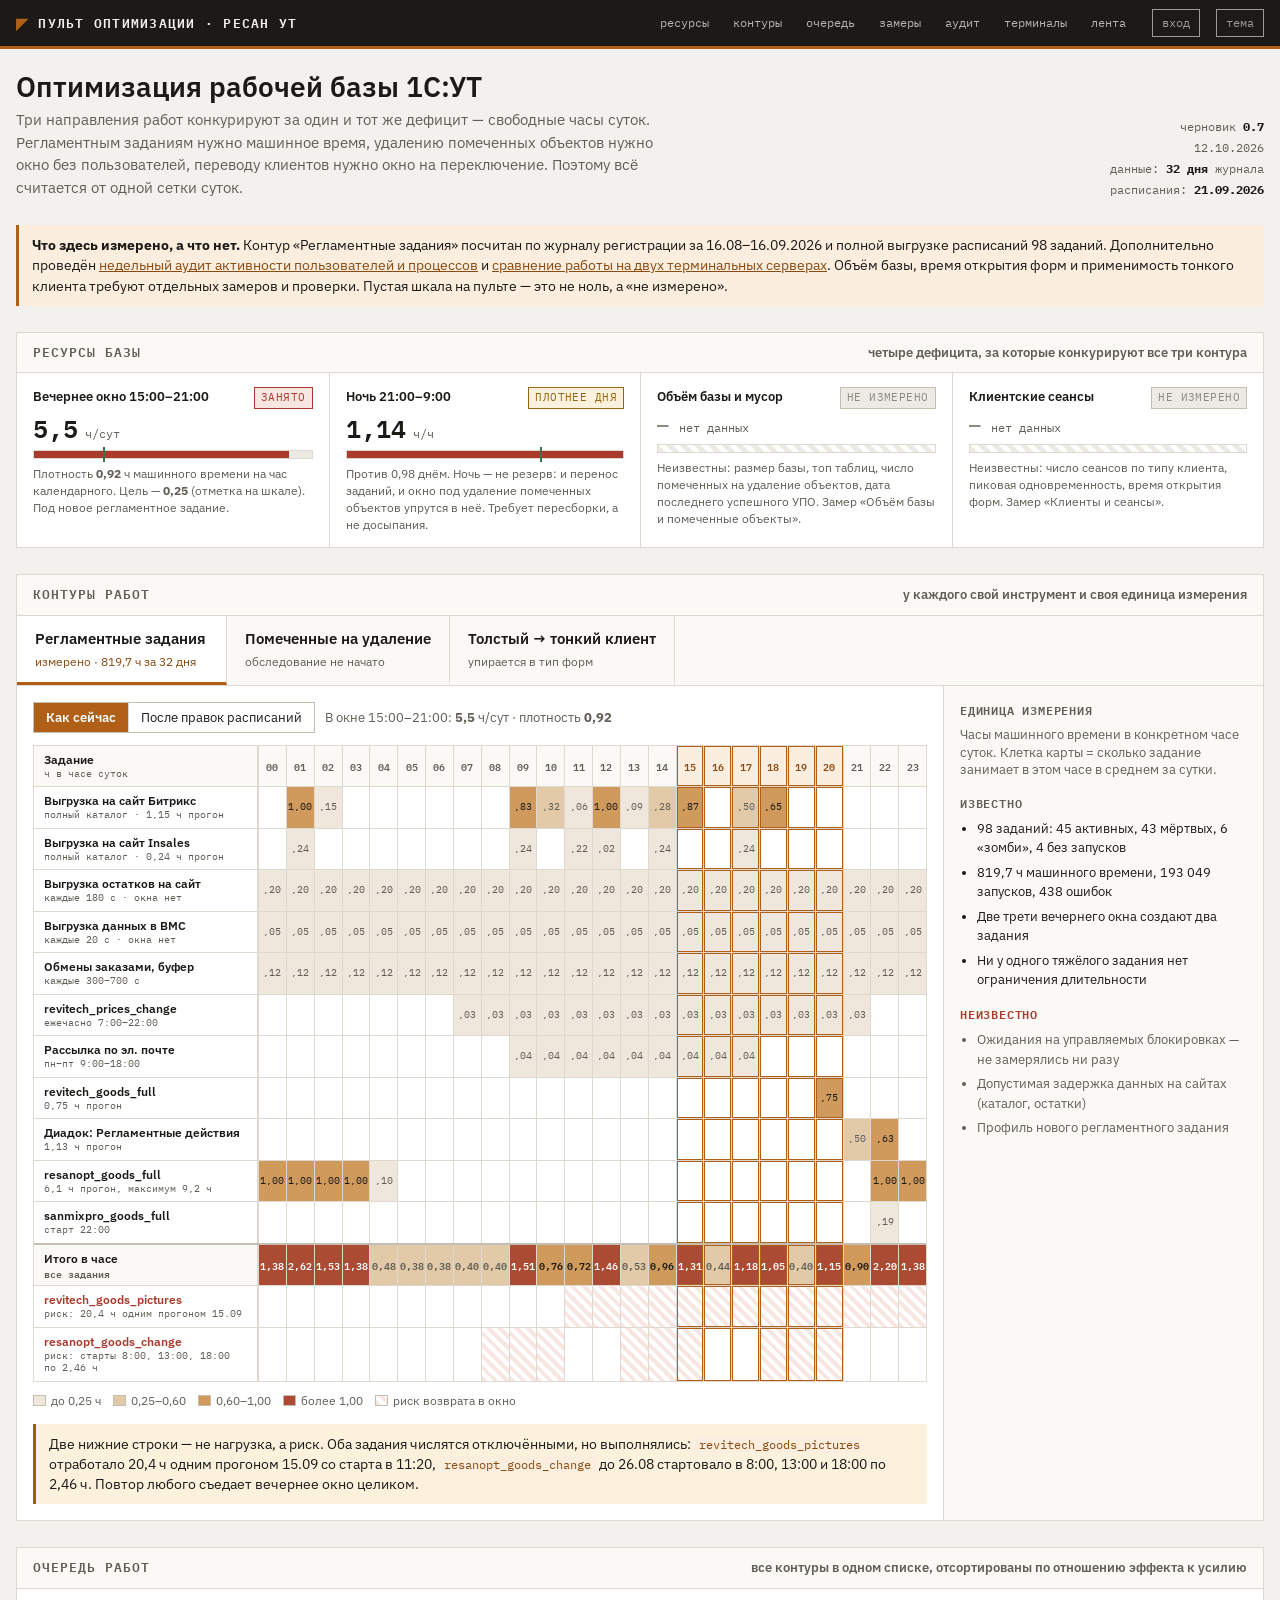
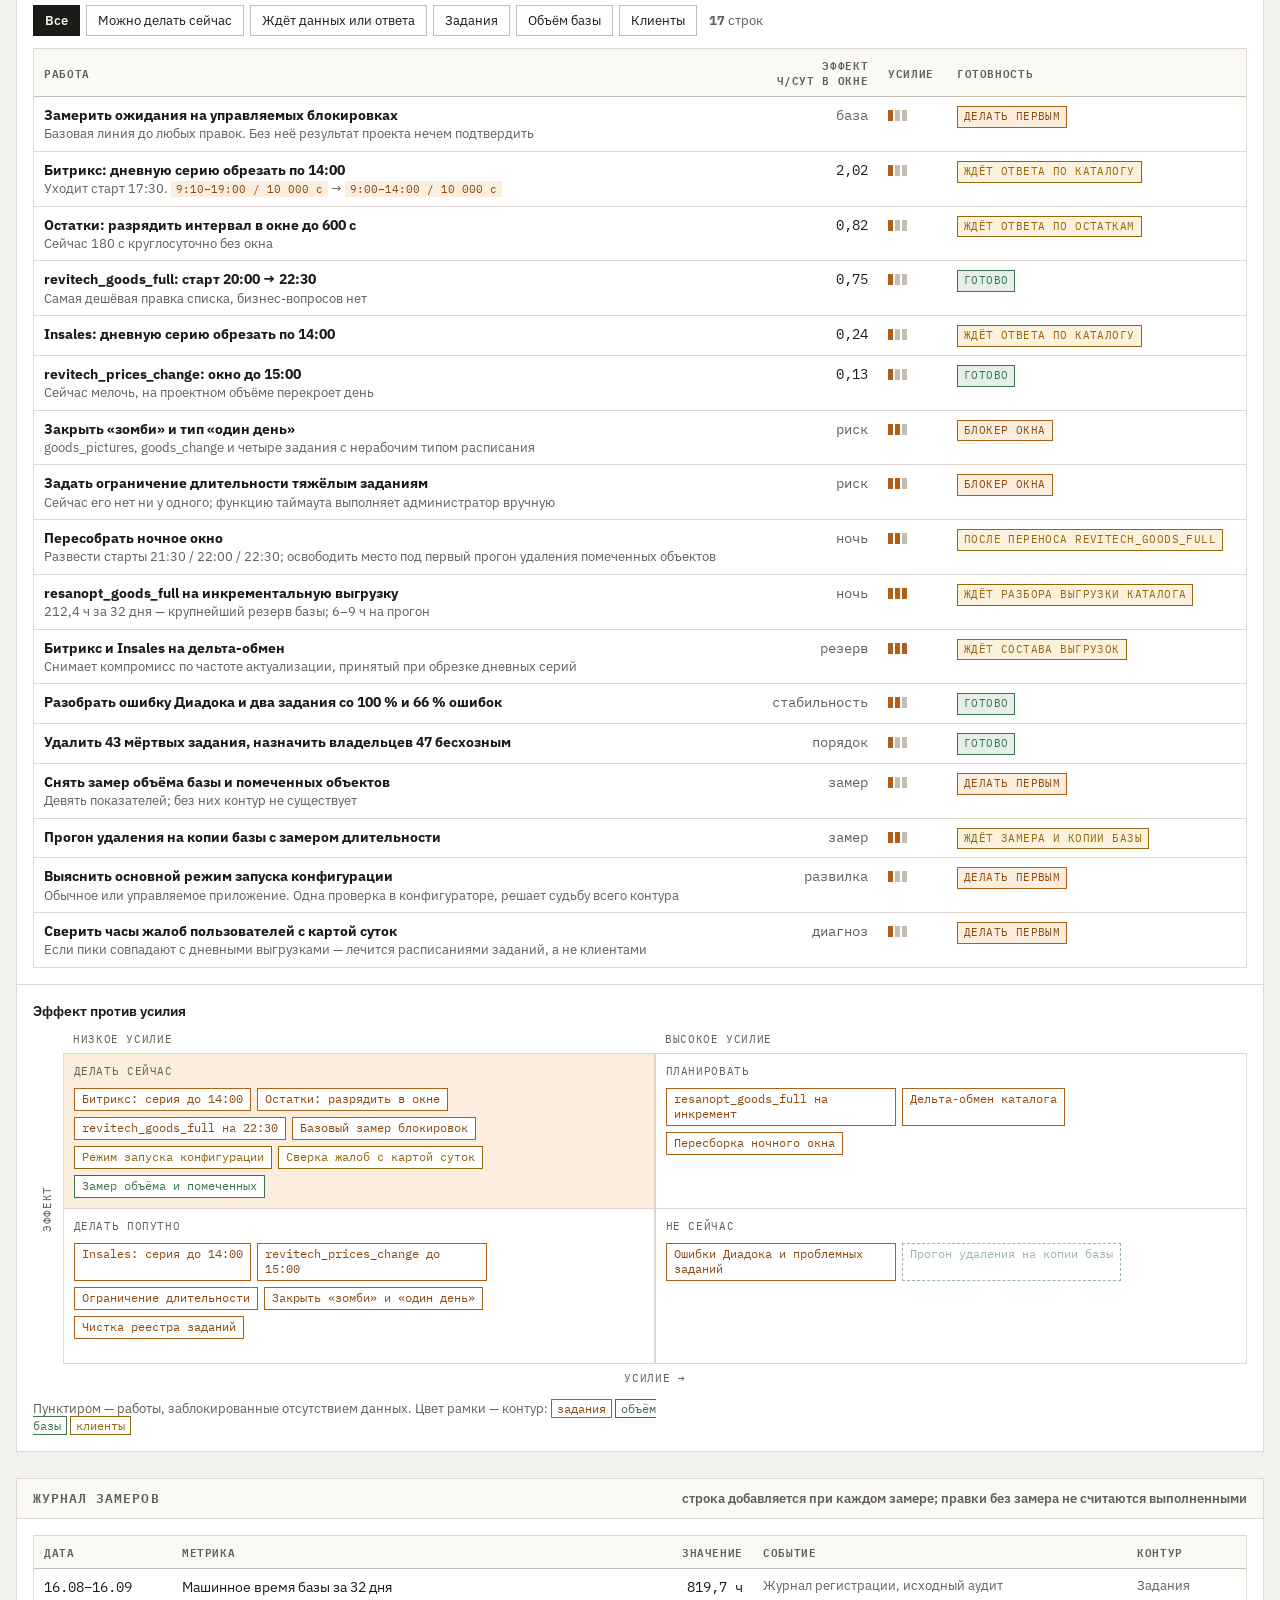
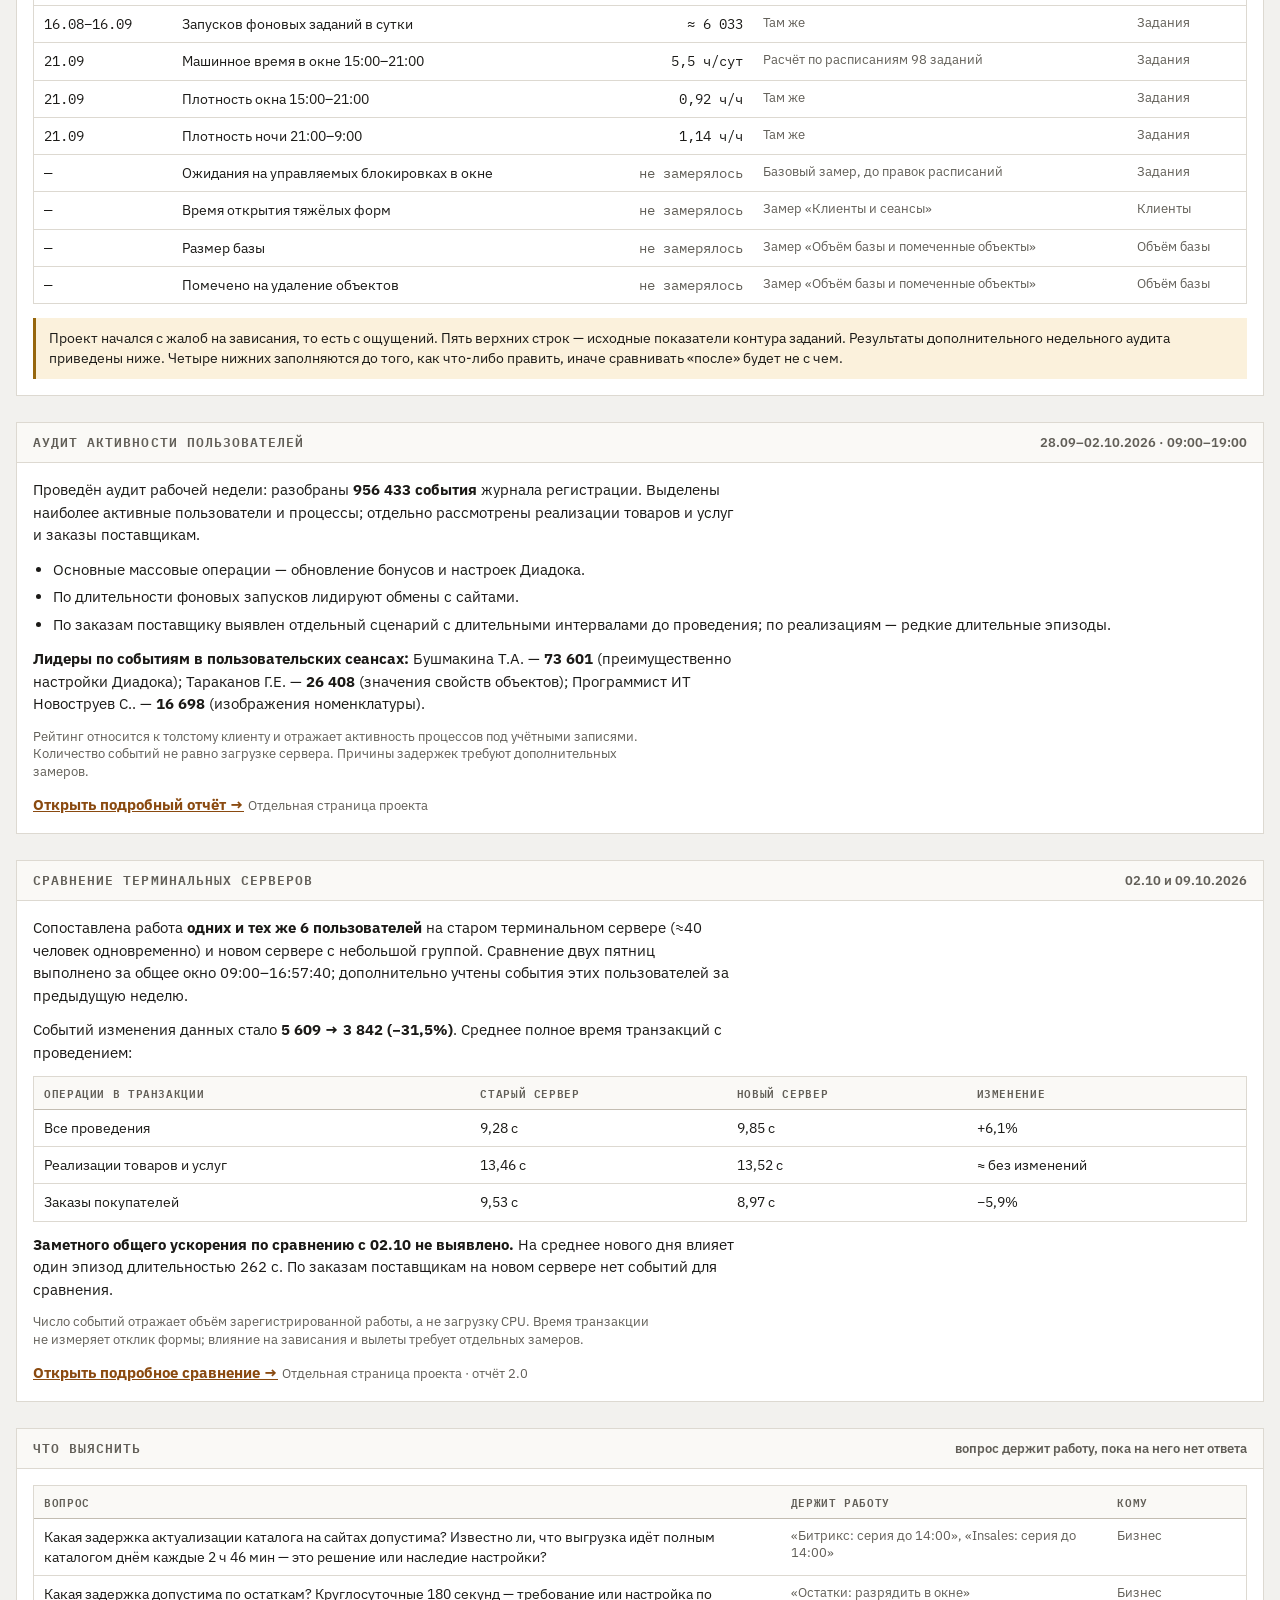
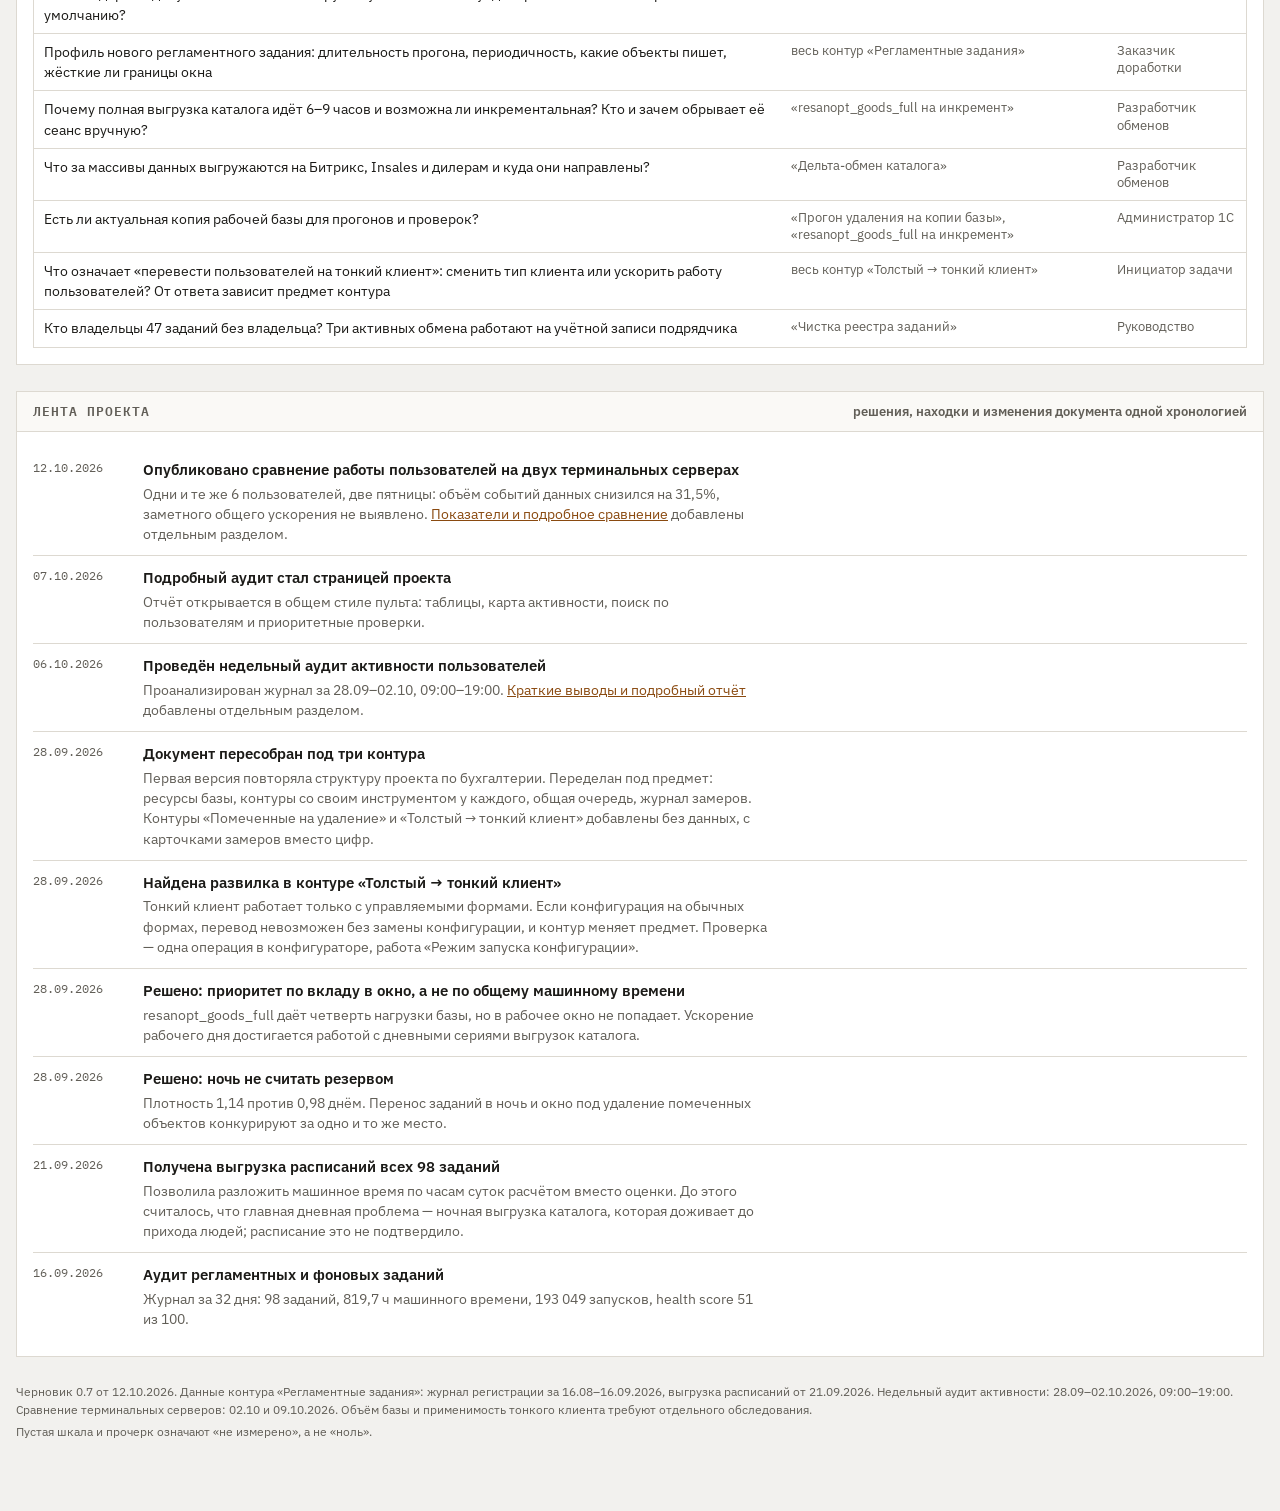
<file: index.html>
<!doctype html>
<html lang="ru"><head><meta charset="utf-8">
<meta name="viewport" content="width=device-width, initial-scale=1">
<title>Пульт оптимизации 1С:УТ</title>
<meta name="description" content="Рабочий пульт проекта оптимизации базы 1С:УТ: ресурсы базы, три контура работ, единая очередь задач и журнал замеров.">
<link rel="preconnect" href="https://fonts.googleapis.com">
<link rel="preconnect" href="https://fonts.gstatic.com" crossorigin="">
<link rel="stylesheet" href="https://fonts.googleapis.com/css2?family=IBM+Plex+Sans:wght@400;500;600;700&amp;family=IBM+Plex+Mono:wght@400;500;600&amp;display=swap">
<link rel="stylesheet" href="dashboard.css">

</head><body><div class="bar">
  <div class="bar-in">
    <span class="brand"><b>◤</b>ПУЛЬТ ОПТИМИЗАЦИИ · РЕСАН УТ</span>
    <nav class="chips">
      <a href="#res">ресурсы</a>
      <a href="#kont">контуры</a>
      <a href="#och">очередь</a>
      <a href="#zam">замеры</a>
      <a href="#audit">аудит</a>
      <a href="#terminals">терминалы</a>
      <a href="#lenta">лента</a>
    </nav>
    <button class="tbtn" id="ghbtn" type="button" hidden="">вход</button>
    <button class="tbtn" id="th" type="button">тема</button>
  </div>
</div>

<div class="page">

  <div class="head">
    <div>
      <h1>Оптимизация рабочей базы 1С:УТ</h1>
      <p class="subt">Три направления работ конкурируют за один и тот же дефицит — свободные часы суток. Регламентным заданиям нужно машинное время, удалению помеченных объектов нужно окно без пользователей, переводу клиентов нужно окно на переключение. Поэтому всё считается от одной сетки суток.</p>
    </div>
    <div class="stamp">
      <span>черновик <b>0.7</b></span>
      <span>12.10.2026</span>
      <span>данные: <b>32 дня</b> журнала</span>
      <span>расписания: <b>21.09.2026</b></span>
    </div>
  </div>

  <div class="warnbox acc">
    <b>Что здесь измерено, а что нет.</b> Контур «Регламентные задания» посчитан по журналу регистрации за 16.08–16.09.2026 и полной выгрузке расписаний 98 заданий. Дополнительно проведён <a href="#audit">недельный аудит активности пользователей и процессов</a> и <a href="#terminals">сравнение работы на двух терминальных серверах</a>. Объём базы, время открытия форм и применимость тонкого клиента требуют отдельных замеров и проверки. Пустая шкала на пульте — это не ноль, а «не измерено».
  </div>

  <!-- ══ РЕСУРСЫ ══ -->
  <section class="block" id="res">
    <h2>Ресурсы базы <em>четыре дефицита, за которые конкурируют все три контура</em></h2>
    <div class="res">
      <div>
        <div class="rt"><b>Вечернее окно 15:00–21:00</b><span class="tag t-bad">занято</span></div>
        <div class="rv" id="r1">5,5<small> ч/сут</small></div>
        <div class="gauge"><i class="over" id="g1" style="width: 92.016667%;"></i><span class="tgt" style="left:25%"></span></div>
        <div class="rn">Плотность <b id="d1">0,92</b> ч машинного времени на час календарного. Цель — <b>0,25</b> (отметка на шкале). Под новое регламентное задание.</div>
      </div>
      <div>
        <div class="rt"><b>Ночь 21:00–9:00</b><span class="tag t-warn">плотнее дня</span></div>
        <div class="rv">1,14<small> ч/ч</small></div>
        <div class="gauge"><i class="over" style="width:100%"></i><span class="tgt" style="left:70%"></span></div>
        <div class="rn">Против 0,98 днём. Ночь — не резерв: и перенос заданий, и окно под удаление помеченных объектов упрутся в неё. Требует пересборки, а не досыпания.</div>
      </div>
      <div>
        <div class="rt"><b>Объём базы и мусор</b><span class="tag t-none">не измерено</span></div>
        <div class="rv unk">— <small>нет данных</small></div>
        <div class="gauge empty"></div>
        <div class="rn">Неизвестны: размер базы, топ таблиц, число помеченных на удаление объектов, дата последнего успешного УПО. Замер «Объём базы и помеченные объекты».</div>
      </div>
      <div>
        <div class="rt"><b>Клиентские сеансы</b><span class="tag t-none">не измерено</span></div>
        <div class="rv unk">— <small>нет данных</small></div>
        <div class="gauge empty"></div>
        <div class="rn">Неизвестны: число сеансов по типу клиента, пиковая одновременность, время открытия форм. Замер «Клиенты и сеансы».</div>
      </div>
    </div>
  </section>

  <!-- ══ КОНТУРЫ ══ -->
  <section class="block" id="kont">
    <h2>Контуры работ <em>у каждого свой инструмент и своя единица измерения</em></h2>
    <div class="tabs" role="tablist">
      <button role="tab" id="t1" aria-controls="p1" aria-selected="true"><span class="n">Регламентные задания</span><span class="s">измерено · 819,7 ч за 32 дня</span></button>
      <button role="tab" id="t2" aria-controls="p2" aria-selected="false"><span class="n">Помеченные на удаление</span><span class="s">обследование не начато</span></button>
      <button role="tab" id="t3" aria-controls="p3" aria-selected="false"><span class="n">Толстый → тонкий клиент</span><span class="s">упирается в тип форм</span></button>
    </div>

    <!-- ── Регламентные задания ── -->
    <div class="panel" id="p1" role="tabpanel" aria-labelledby="t1">
      <div class="pgrid">
        <div class="main">
          <div class="ctl">
            <div class="sw2" role="group" aria-label="Сценарий суток">
              <button type="button" id="bn" aria-pressed="true">Как сейчас</button>
              <button type="button" id="ba" aria-pressed="false">После правок расписаний</button>
            </div>
            <span class="sm">В окне 15:00–21:00: <b id="ws">5,5</b> ч/сут · плотность <b id="wd">0,92</b></span>
          </div>
          <div class="mapwrap"><div class="map" id="map" role="img" aria-label="Загрузка регламентных заданий по часам суток"></div></div>
          <div class="lgd">
            <span><span class="sq g1"></span>до 0,25 ч</span>
            <span><span class="sq g2"></span>0,25–0,60</span>
            <span><span class="sq g3"></span>0,60–1,00</span>
            <span><span class="sq g4"></span>более 1,00</span>
            <span><span class="sq" style="background:repeating-linear-gradient(45deg,var(--bad-soft),var(--bad-soft) 4px,transparent 4px,transparent 8px)"></span>риск возврата в окно</span>
          </div>
          <div class="warnbox" style="margin-top:14px">Две нижние строки — не нагрузка, а риск. Оба задания числятся отключёнными, но выполнялись: <code>revitech_goods_pictures</code> отработало 20,4 ч одним прогоном 15.09 со старта в 11:20, <code>resanopt_goods_change</code> до 26.08 стартовало в 8:00, 13:00 и 18:00 по 2,46 ч. Повтор любого съедает вечернее окно целиком.</div>
        </div>
        <div class="side">
          <div>
            <h4>Единица измерения</h4>
            <p class="sm">Часы машинного времени в конкретном часе суток. Клетка карты = сколько задание занимает в этом часе в среднем за сутки.</p>
          </div>
          <div>
            <h4>Известно</h4>
            <ul>
              <li>98 заданий: 45 активных, 43 мёртвых, 6 «зомби», 4 без запусков</li>
              <li>819,7 ч машинного времени, 193 049 запусков, 438 ошибок</li>
              <li>Две трети вечернего окна создают два задания</li>
              <li>Ни у одного тяжёлого задания нет ограничения длительности</li>
            </ul>
          </div>
          <div>
            <h4 style="color:var(--bad)">Неизвестно</h4>
            <ul class="miss">
              <li>Ожидания на управляемых блокировках — не замерялись ни разу</li>
              <li>Допустимая задержка данных на сайтах (каталог, остатки)</li>
              <li>Профиль нового регламентного задания</li>
            </ul>
          </div>
        </div>
      </div>
    </div>

    <!-- ── Помеченные на удаление ── -->
    <div class="panel" id="p2" role="tabpanel" aria-labelledby="t2" hidden="">
      <div class="pgrid">
        <div class="main">
          <p style="margin-bottom:14px">Удаление помеченных объектов — операция, которая читает всю базу на поиск ссылок и монопольно блокирует её на время выполнения. Значит, это не «включить и забыть», а работа, которой нужно окно и оценка длительности. Ни того, ни другого без замера назначить нельзя, поэтому контур начинается с обследования.</p>

          <h3 style="font-size:15px;margin-bottom:8px">Карточка замера «Объём базы и помеченные объекты» — что снять с базы</h3>
          <div class="tw" style="border:1px solid var(--rule)">
            <table>
              <thead><tr><th>Показатель</th><th>Откуда берётся</th><th>Зачем нужен</th><th style="text-align:right">Значение</th></tr></thead>
              <tbody>
                <tr><td>Размер базы, ГБ</td><td class="sm">Администрирование СУБД</td><td class="sm">База сравнения для оценки эффекта</td><td class="r dim">—</td></tr>
                <tr><td>Топ-20 таблиц по объёму</td><td class="sm">Запрос к СУБД по размеру таблиц</td><td class="sm">Покажет, даст ли УПО эффект вообще: мусор может быть не в объектах, а в регистрах и журнале</td><td class="r dim">—</td></tr>
                <tr><td>Помечено на удаление: справочники</td><td class="sm">Обработка поиска помеченных объектов</td><td class="sm">Объём работы и риск ссылочных конфликтов</td><td class="r dim">—</td></tr>
                <tr><td>Помечено на удаление: документы</td><td class="sm">Там же</td><td class="sm">Документы тянут за собой движения по регистрам</td><td class="r dim">—</td></tr>
                <tr><td>Самая старая дата пометки</td><td class="sm">Там же</td><td class="sm">Если годы — значит УПО не выполнялось никогда, первый прогон будет самым тяжёлым</td><td class="r dim">—</td></tr>
                <tr><td>Дата последнего успешного УПО</td><td class="sm">Журнал регистрации, событие «Удаление объектов»</td><td class="sm">Есть ли вообще регламент</td><td class="r dim">—</td></tr>
                <tr><td>Длительность последнего прогона</td><td class="sm">Журнал регистрации</td><td class="sm">Оценка окна, которое потребуется</td><td class="r dim">—</td></tr>
                <tr><td>Объём журнала регистрации</td><td class="sm">Каталог базы, файл журнала</td><td class="sm">Часто даёт больше объёма, чем помеченные объекты</td><td class="r dim">—</td></tr>
                <tr><td>Регламент обслуживания СУБД</td><td class="sm">План обслуживания</td><td class="sm">Реиндексация и обновление статистики после УПО обязательны</td><td class="r dim">—</td></tr>
              </tbody>
            </table>
          </div>

          <h3 style="font-size:15px;margin:18px 0 8px">Чем этот контур упирается в задания</h3>
          <div class="warnbox">Окно для УПО — только вне рабочего времени. Ночь занята: <code>resanopt_goods_full</code> идёт с 22:00 по 6–9 часов, Диадок с 21:30, sanmixpro с 22:00. Плотность ночи 1,14 против 0,98 днём. Значит, окно под удаление помеченных объектов появится не раньше, чем будет пересобрана ночь (работа «Пересборка ночного окна»), либо его придётся брать в выходные.</div>

          <h3 style="font-size:15px;margin:18px 0 8px">Порядок работ контура</h3>
          <div class="tw" style="border:1px solid var(--rule)">
            <table>
              <thead><tr><th>Шаг</th><th>Условие перехода к следующему</th></tr></thead>
              <tbody>
                <tr><td><b>Замер объёма базы и помеченных объектов</b></td><td class="sm">Все девять строк карточки заполнены</td></tr>
                <tr><td><b>Решить, даёт ли УПО эффект</b><div class="sm">Сравнить объём помеченных объектов с топом таблиц</div></td><td class="sm">Если мусор в журнале регистрации или регистрах — контур меняет предмет, а не продолжается по инерции</td></tr>
                <tr><td><b>Прогон удаления на копии базы с замером длительности</b></td><td class="sm">Известна длительность и список объектов, которые нельзя удалить из-за ссылок</td></tr>
                <tr><td><b>Разбор конфликтов ссылок с владельцами данных</b></td><td class="sm">По каждому объекту решено: снять пометку, перенаправить ссылку или оставить</td></tr>
                <tr><td><b>Первый прогон в рабочей базе в согласованном окне</b></td><td class="sm">Есть свежая резервная копия и подтверждённое окно</td></tr>
                <tr><td><b>Регламент: периодичность, окно, ответственный, реиндексация после</b></td><td class="sm">Регламент записан и поставлен в расписание</td></tr>
              </tbody>
            </table>
          </div>
        </div>
        <div class="side">
          <div>
            <h4>Единица измерения</h4>
            <p class="sm">Гигабайты объёма и часы монопольного окна. С машинным временем заданий не складывается — это другой ресурс.</p>
          </div>
          <div>
            <h4>Известно</h4>
            <ul><li class="dim">Ничего. Контур в аудит не входил</li></ul>
          </div>
          <div>
            <h4 style="color:var(--bad)">Неизвестно</h4>
            <ul class="miss">
              <li>Весь замер «Объём базы и помеченные объекты» — девять показателей</li>
              <li>Выполнялось ли УПО когда-либо</li>
              <li>Есть ли копия базы для прогона</li>
            </ul>
          </div>
          <div>
            <h4>Оговорка</h4>
            <p class="sm">Распространённое заблуждение: «удалим помеченные — база похудеет». Часто основной объём дают журнал регистрации, регистры сведений и таблицы итогов, а не помеченные объекты. Поэтому шаг «Решить, даёт ли УПО эффект» — точка, где контур может законно закончиться.</p>
          </div>
        </div>
      </div>
    </div>

    <!-- ── Толстый → тонкий клиент ── -->
    <div class="panel" id="p3" role="tabpanel" aria-labelledby="t3" hidden="">
      <div class="pgrid">
        <div class="main">
          <div class="warnbox bad" style="margin-bottom:16px">
            <b>Проверить в первую очередь — от этого зависит, существует ли контур.</b> Тонкий клиент работает только с управляемыми формами. Если рабочая база — это УТ 10.3 на обычных формах (так она описана в соседнем проекте по бухгалтерии: «Управление торговлей 10.3.7.8, обычные формы»), перевести пользователей на тонкий клиент нельзя в принципе, без замены конфигурации. Тогда предмет контура меняется: не «перевести на тонкий клиент», а «снизить нагрузку толстого клиента и трафик до сервера».
          </div>

          <h3 style="font-size:15px;margin-bottom:8px">Развилка</h3>
          <div class="tw" style="border:1px solid var(--rule)">
            <table>
              <thead><tr><th>Если конфигурация…</th><th>То тонкий клиент</th><th>Что делаем вместо / дальше</th></tr></thead>
              <tbody>
                <tr><td><b>УТ 10.3, обычные формы</b><br><span class="sm">наиболее вероятно</span></td><td><span class="tag t-bad">невозможен</span></td><td class="sm">Контур переопределяется: терминальный доступ (RDP / RemoteApp) вместо прямого подключения по сети, настройка кэша конфигурации, разбор медленных форм, ограничение числа сеансов. Эффект — в трафике и времени открытия форм, а не в типе клиента</td></tr>
                <tr><td><b>УТ 11, управляемые формы</b></td><td><span class="tag t-ok">возможен</span></td><td class="sm">Контур идёт как задумано: инвентаризация рабочих мест, пилот на группе, разбор функций, доступных только в толстом клиенте, перевод волнами</td></tr>
                <tr><td><b>Смешанный режим</b><br><span class="sm">управляемое приложение с обычными формами в отдельных местах</span></td><td><span class="tag t-warn">частично</span></td><td class="sm">Переводится часть пользователей — те, кому не нужны обычные формы. Требуется перечень ролей и функций</td></tr>
              </tbody>
            </table>
          </div>

          <h3 style="font-size:15px;margin:18px 0 8px">Карточка замера «Клиенты и сеансы» — что снять до любых решений</h3>
          <div class="tw" style="border:1px solid var(--rule)">
            <table>
              <thead><tr><th>Показатель</th><th>Откуда берётся</th><th>Зачем нужен</th><th style="text-align:right">Значение</th></tr></thead>
              <tbody>
                <tr><td>Режим запуска конфигурации</td><td class="sm">Конфигуратор → свойства конфигурации → основной режим запуска</td><td class="sm">Решает развилку выше — существует ли контур</td><td class="r dim">—</td></tr>
                <tr><td>Точный релиз и признак снятия с поддержки</td><td class="sm">Справка → О программе; Конфигуратор → Поддержка</td><td class="sm">В заметках проекта расходятся «УТ 8.3» и «УТ 10.3.7.8»</td><td class="r dim">—</td></tr>
                <tr><td>Сеансов по типу клиента</td><td class="sm">Консоль администрирования кластера</td><td class="sm">Сколько людей реально затронет перевод</td><td class="r dim">—</td></tr>
                <tr><td>Пиковая одновременность сеансов</td><td class="sm">Там же, в течение недели</td><td class="sm">Нагрузка на кластер и лицензии</td><td class="r dim">—</td></tr>
                <tr><td>Способ подключения рабочих мест</td><td class="sm">Опрос подразделений</td><td class="sm">Локальная сеть, VPN или терминал — от этого зависит, в чём проблема</td><td class="r dim">—</td></tr>
                <tr><td>Время открытия тяжёлых форм</td><td class="sm">Секундомер на 3–5 типовых операциях</td><td class="sm">Единственная метрика, которую заметят пользователи</td><td class="r dim">—</td></tr>
                <tr><td>Жалобы: какие формы и в какое время</td><td class="sm">Опрос пользователей</td><td class="sm">Сверить с картой суток: совпадают ли пики с дневными выгрузками</td><td class="r dim">—</td></tr>
              </tbody>
            </table>
          </div>

          <div class="warnbox acc" style="margin-top:16px">Последняя строка — самая ценная. Если жалобы на «зависания» приходятся на часы, где карта суток показывает полную выгрузку каталога, то причина в контуре «Регламентные задания», и перевод клиентов её не вылечит. Аудит и начался с жалоб на зависания — эту связь стоит проверить прежде, чем планировать работу с клиентами.</div>
        </div>
        <div class="side">
          <div>
            <h4>Единица измерения</h4>
            <p class="sm">Секунды на открытие формы и число сеансов. Замеряется у пользователя, а не на сервере.</p>
          </div>
          <div>
            <h4>Известно</h4>
            <ul>
              <li>Платформа 8.3.22.2208</li>
              <li>Жалобы на зависания и долгое проведение форм в рабочее время — причина аудита</li>
            </ul>
          </div>
          <div>
            <h4 style="color:var(--bad)">Неизвестно</h4>
            <ul class="miss">
              <li>Режим запуска конфигурации — ключевой вопрос контура</li>
              <li>Весь замер «Клиенты и сеансы»</li>
              <li>Совпадают ли пики жалоб с пиками карты суток</li>
            </ul>
          </div>
          <div>
            <h4>Оговорка</h4>
            <p class="sm">«Перевод на тонкий клиент» в запросе может означать не тип клиента, а желание ускорить работу пользователей. Если так, то развилка выше вообще не важна, а важен замер времени открытия форм.</p>
          </div>
        </div>
      </div>
    </div>
  </section>

  <!-- ══ ОЧЕРЕДЬ ══ -->
  <section class="block" id="och">
    <h2>Очередь работ <em>все контуры в одном списке, отсортированы по отношению эффекта к усилию</em></h2>
    <div class="pad">
      <div class="filt" role="group" aria-label="Фильтр очереди">
        <button type="button" data-f="all" aria-pressed="true">Все</button>
        <button type="button" data-f="go" aria-pressed="false">Можно делать сейчас</button>
        <button type="button" data-f="wait" aria-pressed="false">Ждёт данных или ответа</button>
        <button type="button" data-f="jobs" aria-pressed="false">Задания</button>
        <button type="button" data-f="vol" aria-pressed="false">Объём базы</button>
        <button type="button" data-f="cli" aria-pressed="false">Клиенты</button>
        <span class="sm" style="margin-left:6px"><b id="fc">17</b> строк</span>
      </div>
      <div class="tw" style="border:1px solid var(--rule)">
        <table id="q">
          <thead><tr><th>Работа</th><th style="text-align:right">Эффект<br>ч/сут в окне</th><th>Усилие</th><th>Готовность</th></tr></thead>
          <tbody>
            <tr data-g="jobs go"><td><b>Замерить ожидания на управляемых блокировках</b><div class="sm">Базовая линия до любых правок. Без неё результат проекта нечем подтвердить</div></td><td class="r dim">база</td><td><span class="bars"><i class="on"></i><i></i><i></i></span></td><td><span class="tag t-acc">делать первым</span></td></tr>
            <tr data-g="jobs wait"><td><b>Битрикс: дневную серию обрезать по 14:00</b><div class="sm">Уходит старт 17:30. <code>9:10–19:00 / 10 000 с</code> → <code>9:00–14:00 / 10 000 с</code></div></td><td class="r">2,02</td><td><span class="bars"><i class="on"></i><i></i><i></i></span></td><td><span class="tag t-warn">ждёт ответа по каталогу</span></td></tr>
            <tr data-g="jobs wait"><td><b>Остатки: разрядить интервал в окне до 600 с</b><div class="sm">Сейчас 180 с круглосуточно без окна</div></td><td class="r">0,82</td><td><span class="bars"><i class="on"></i><i></i><i></i></span></td><td><span class="tag t-warn">ждёт ответа по остаткам</span></td></tr>
            <tr data-g="jobs go"><td><b>revitech_goods_full: старт 20:00 → 22:30</b><div class="sm">Самая дешёвая правка списка, бизнес-вопросов нет</div></td><td class="r">0,75</td><td><span class="bars"><i class="on"></i><i></i><i></i></span></td><td><span class="tag t-ok">готово</span></td></tr>
            <tr data-g="jobs wait"><td><b>Insales: дневную серию обрезать по 14:00</b></td><td class="r">0,24</td><td><span class="bars"><i class="on"></i><i></i><i></i></span></td><td><span class="tag t-warn">ждёт ответа по каталогу</span></td></tr>
            <tr data-g="jobs go"><td><b>revitech_prices_change: окно до 15:00</b><div class="sm">Сейчас мелочь, на проектном объёме перекроет день</div></td><td class="r">0,13</td><td><span class="bars"><i class="on"></i><i></i><i></i></span></td><td><span class="tag t-ok">готово</span></td></tr>
            <tr data-g="jobs go"><td><b>Закрыть «зомби» и тип «один день»</b><div class="sm">goods_pictures, goods_change и четыре задания с нерабочим типом расписания</div></td><td class="r dim">риск</td><td><span class="bars"><i class="on"></i><i class="on"></i><i></i></span></td><td><span class="tag t-acc">блокер окна</span></td></tr>
            <tr data-g="jobs go"><td><b>Задать ограничение длительности тяжёлым заданиям</b><div class="sm">Сейчас его нет ни у одного; функцию таймаута выполняет администратор вручную</div></td><td class="r dim">риск</td><td><span class="bars"><i class="on"></i><i class="on"></i><i></i></span></td><td><span class="tag t-acc">блокер окна</span></td></tr>
            <tr data-g="jobs wait"><td><b>Пересобрать ночное окно</b><div class="sm">Развести старты 21:30 / 22:00 / 22:30; освободить место под первый прогон удаления помеченных объектов</div></td><td class="r dim">ночь</td><td><span class="bars"><i class="on"></i><i class="on"></i><i></i></span></td><td><span class="tag t-warn">после переноса revitech_goods_full</span></td></tr>
            <tr data-g="jobs wait"><td><b>resanopt_goods_full на инкрементальную выгрузку</b><div class="sm">212,4 ч за 32 дня — крупнейший резерв базы; 6–9 ч на прогон</div></td><td class="r dim">ночь</td><td><span class="bars"><i class="on"></i><i class="on"></i><i class="on"></i></span></td><td><span class="tag t-warn">ждёт разбора выгрузки каталога</span></td></tr>
            <tr data-g="jobs wait"><td><b>Битрикс и Insales на дельта-обмен</b><div class="sm">Снимает компромисс по частоте актуализации, принятый при обрезке дневных серий</div></td><td class="r dim">резерв</td><td><span class="bars"><i class="on"></i><i class="on"></i><i class="on"></i></span></td><td><span class="tag t-warn">ждёт состава выгрузок</span></td></tr>
            <tr data-g="jobs go"><td><b>Разобрать ошибку Диадока и два задания со 100 % и 66 % ошибок</b></td><td class="r dim">стабильность</td><td><span class="bars"><i class="on"></i><i class="on"></i><i></i></span></td><td><span class="tag t-ok">готово</span></td></tr>
            <tr data-g="jobs go"><td><b>Удалить 43 мёртвых задания, назначить владельцев 47 бесхозным</b></td><td class="r dim">порядок</td><td><span class="bars"><i class="on"></i><i></i><i></i></span></td><td><span class="tag t-ok">готово</span></td></tr>
            <tr data-g="vol go"><td><b>Снять замер объёма базы и помеченных объектов</b><div class="sm">Девять показателей; без них контур не существует</div></td><td class="r dim">замер</td><td><span class="bars"><i class="on"></i><i></i><i></i></span></td><td><span class="tag t-acc">делать первым</span></td></tr>
            <tr data-g="vol wait"><td><b>Прогон удаления на копии базы с замером длительности</b></td><td class="r dim">замер</td><td><span class="bars"><i class="on"></i><i class="on"></i><i></i></span></td><td><span class="tag t-warn">ждёт замера и копии базы</span></td></tr>
            <tr data-g="cli go"><td><b>Выяснить основной режим запуска конфигурации</b><div class="sm">Обычное или управляемое приложение. Одна проверка в конфигураторе, решает судьбу всего контура</div></td><td class="r dim">развилка</td><td><span class="bars"><i class="on"></i><i></i><i></i></span></td><td><span class="tag t-acc">делать первым</span></td></tr>
            <tr data-g="cli go"><td><b>Сверить часы жалоб пользователей с картой суток</b><div class="sm">Если пики совпадают с дневными выгрузками — лечится расписаниями заданий, а не клиентами</div></td><td class="r dim">диагноз</td><td><span class="bars"><i class="on"></i><i></i><i></i></span></td><td><span class="tag t-acc">делать первым</span></td></tr>
          </tbody>
        </table>
      </div>
    </div>
    <div class="pad">
      <h3 style="font-size:14px;margin-bottom:10px">Эффект против усилия</h3>
      <div class="mx">
        <div class="yax">эффект</div>
        <div class="ch ch1">низкое усилие</div>
        <div class="ch ch2">высокое усилие</div>
        <div class="q q1 hot"><span class="qt">делать сейчас</span>
          <span class="node c1">Битрикс: серия до 14:00</span>
          <span class="node c1">Остатки: разрядить в окне</span>
          <span class="node c1">revitech_goods_full на 22:30</span>
          <span class="node c1">Базовый замер блокировок</span>
          <span class="node c3">Режим запуска конфигурации</span>
          <span class="node c3">Сверка жалоб с картой суток</span>
          <span class="node c2">Замер объёма и помеченных</span>
        </div>
        <div class="q q2"><span class="qt">планировать</span>
          <span class="node c1">resanopt_goods_full на инкремент</span>
          <span class="node c1">Дельта-обмен каталога</span>
          <span class="node c1">Пересборка ночного окна</span>
        </div>
        <div class="q q3"><span class="qt">делать попутно</span>
          <span class="node c1">Insales: серия до 14:00</span>
          <span class="node c1">revitech_prices_change до 15:00</span>
          <span class="node c1">Ограничение длительности</span>
          <span class="node c1">Закрыть «зомби» и «один день»</span>
          <span class="node c1">Чистка реестра заданий</span>
        </div>
        <div class="q q4"><span class="qt">не сейчас</span>
          <span class="node c1">Ошибки Диадока и проблемных заданий</span>
          <span class="node c2 blocked">Прогон удаления на копии базы</span>
        </div>
        <div class="xax">усилие →</div>
      </div>
      <p class="sm" style="margin-top:10px">Пунктиром — работы, заблокированные отсутствием данных. Цвет рамки — контур: <span class="node c1" style="padding:1px 5px">задания</span> <span class="node c2" style="padding:1px 5px">объём базы</span> <span class="node c3" style="padding:1px 5px">клиенты</span></p>
    </div>
  </section>

  <!-- ══ ЗАМЕРЫ ══ -->
  <section class="block" id="zam">
    <h2>Журнал замеров <em>строка добавляется при каждом замере; правки без замера не считаются выполненными</em></h2>
    <div class="pad">
      <div class="tw" style="border:1px solid var(--rule)">
        <table id="meas">
          <thead><tr><th>Дата</th><th>Метрика</th><th style="text-align:right">Значение</th><th>Событие</th><th>Контур</th></tr></thead>
          <tbody>
            <tr><td class="m">16.08–16.09</td><td>Машинное время базы за 32 дня</td><td class="r">819,7 ч</td><td class="sm">Журнал регистрации, исходный аудит</td><td class="sm">Задания</td></tr>
            <tr><td class="m">16.08–16.09</td><td>Запусков фоновых заданий в сутки</td><td class="r">≈ 6 033</td><td class="sm">Там же</td><td class="sm">Задания</td></tr>
            <tr><td class="m">21.09</td><td>Машинное время в окне 15:00–21:00</td><td class="r">5,5 ч/сут</td><td class="sm">Расчёт по расписаниям 98 заданий</td><td class="sm">Задания</td></tr>
            <tr><td class="m">21.09</td><td>Плотность окна 15:00–21:00</td><td class="r">0,92 ч/ч</td><td class="sm">Там же</td><td class="sm">Задания</td></tr>
            <tr><td class="m">21.09</td><td>Плотность ночи 21:00–9:00</td><td class="r">1,14 ч/ч</td><td class="sm">Там же</td><td class="sm">Задания</td></tr>
            <tr><td class="m">—</td><td>Ожидания на управляемых блокировках в окне</td><td class="r dim">не замерялось</td><td class="sm">Базовый замер, до правок расписаний</td><td class="sm">Задания</td></tr>
            <tr><td class="m">—</td><td>Время открытия тяжёлых форм</td><td class="r dim">не замерялось</td><td class="sm">Замер «Клиенты и сеансы»</td><td class="sm">Клиенты</td></tr>
            <tr><td class="m">—</td><td>Размер базы</td><td class="r dim">не замерялось</td><td class="sm">Замер «Объём базы и помеченные объекты»</td><td class="sm">Объём базы</td></tr>
            <tr><td class="m">—</td><td>Помечено на удаление объектов</td><td class="r dim">не замерялось</td><td class="sm">Замер «Объём базы и помеченные объекты»</td><td class="sm">Объём базы</td></tr>
          </tbody>
        </table>
      </div>
      <div class="warnbox" style="margin-top:14px">Проект начался с жалоб на зависания, то есть с ощущений. Пять верхних строк — исходные показатели контура заданий. Результаты дополнительного недельного аудита приведены ниже. Четыре нижних заполняются до того, как что-либо править, иначе сравнивать «после» будет не с чем.</div>
    </div>
  </section>

  <!-- ══ НЕДЕЛЬНЫЙ АУДИТ ══ -->
  <section class="block" id="audit" style="scroll-margin-top:76px">
    <h2>Аудит активности пользователей <em>28.09–02.10.2026 · 09:00–19:00</em></h2>
    <div class="pad">
      <p>Проведён аудит рабочей недели: разобраны <b>956 433 события</b> журнала регистрации. Выделены наиболее активные пользователи и процессы; отдельно рассмотрены реализации товаров и услуг и заказы поставщикам.</p>
      <ul style="margin:12px 0;padding-left:20px;display:grid;gap:5px">
        <li>Основные массовые операции — обновление бонусов и настроек Диадока.</li>
        <li>По длительности фоновых запусков лидируют обмены с сайтами.</li>
        <li>По заказам поставщику выявлен отдельный сценарий с длительными интервалами до проведения; по реализациям — редкие длительные эпизоды.</li>
      </ul>
      <p style="margin:12px 0"><b>Лидеры по событиям в пользовательских сеансах:</b> Бушмакина Т.А. — <b>73 601</b> (преимущественно настройки Диадока); Тараканов Г.Е. — <b>26 408</b> (значения свойств объектов); Программист ИТ Новоструев С.. — <b>16 698</b> (изображения номенклатуры).</p>
      <p class="sm">Рейтинг относится к толстому клиенту и отражает активность процессов под учётными записями. Количество событий не равно загрузке сервера. Причины задержек требуют дополнительных замеров.</p>
      <p style="margin-top:14px"><a href="reports/user-activity-audit-2026-09-28_2026-10-02.html" target="_blank" rel="noopener"><b>Открыть подробный отчёт →</b></a> <span class="sm">Отдельная страница проекта</span></p>
    </div>
  </section>

  <!-- ══ СРАВНЕНИЕ ТЕРМИНАЛЬНЫХ СЕРВЕРОВ ══ -->
  <section class="block" id="terminals" style="scroll-margin-top:76px">
    <h2>Сравнение терминальных серверов <em>02.10 и 09.10.2026</em></h2>
    <div class="pad">
      <p>Сопоставлена работа <b>одних и тех же 6 пользователей</b> на старом терминальном сервере (≈40 человек одновременно) и новом сервере с небольшой группой. Сравнение двух пятниц выполнено за общее окно 09:00–16:57:40; дополнительно учтены события этих пользователей за предыдущую неделю.</p>
      <p style="margin:12px 0">Событий изменения данных стало <b>5 609 → 3 842 (−31,5%)</b>. Среднее полное время транзакций с проведением:</p>
      <div class="tw" style="border:1px solid var(--rule)">
        <table>
          <thead><tr><th scope="col">Операции в транзакции</th><th scope="col">Старый сервер</th><th scope="col">Новый сервер</th><th scope="col">Изменение</th></tr></thead>
          <tbody>
            <tr><td>Все проведения</td><td>9,28 с</td><td>9,85 с</td><td>+6,1%</td></tr>
            <tr><td>Реализации товаров и услуг</td><td>13,46 с</td><td>13,52 с</td><td>≈ без изменений</td></tr>
            <tr><td>Заказы покупателей</td><td>9,53 с</td><td>8,97 с</td><td>−5,9%</td></tr>
          </tbody>
        </table>
      </div>
      <p style="margin:12px 0"><b>Заметного общего ускорения по сравнению с 02.10 не выявлено.</b> На среднее нового дня влияет один эпизод длительностью 262 с. По заказам поставщикам на новом сервере нет событий для сравнения.</p>
      <p class="sm">Число событий отражает объём зарегистрированной работы, а не загрузку CPU. Время транзакции не измеряет отклик формы; влияние на зависания и вылеты требует отдельных замеров.</p>
      <p style="margin-top:14px"><a href="reports/terminal-server-comparison-2026-10-02_2026-10-09.html" target="_blank" rel="noopener"><b>Открыть подробное сравнение →</b></a> <span class="sm">Отдельная страница проекта · отчёт 2.0</span></p>
    </div>
  </section>

  <!-- ══ ВОПРОСЫ ══ -->
  <section class="block">
    <h2>Что выяснить <em>вопрос держит работу, пока на него нет ответа</em></h2>
    <div class="pad">
      <div class="tw" style="border:1px solid var(--rule)">
        <table id="qa">
          <thead><tr><th>Вопрос</th><th>Держит работу</th><th>Кому</th></tr></thead>
          <tbody>
            <tr><td>Какая задержка актуализации каталога на сайтах допустима? Известно ли, что выгрузка идёт полным каталогом днём каждые 2 ч 46 мин — это решение или наследие настройки?</td><td class="sm">«Битрикс: серия до 14:00», «Insales: серия до 14:00»</td><td class="sm">Бизнес</td></tr>
            <tr><td>Какая задержка допустима по остаткам? Круглосуточные 180 секунд — требование или настройка по умолчанию?</td><td class="sm">«Остатки: разрядить в окне»</td><td class="sm">Бизнес</td></tr>
            <tr><td>Профиль нового регламентного задания: длительность прогона, периодичность, какие объекты пишет, жёсткие ли границы окна</td><td class="sm">весь контур «Регламентные задания»</td><td class="sm">Заказчик доработки</td></tr>
            <tr><td>Почему полная выгрузка каталога идёт 6–9 часов и возможна ли инкрементальная? Кто и зачем обрывает её сеанс вручную?</td><td class="sm">«resanopt_goods_full на инкремент»</td><td class="sm">Разработчик обменов</td></tr>
            <tr><td>Что за массивы данных выгружаются на Битрикс, Insales и дилерам и куда они направлены?</td><td class="sm">«Дельта-обмен каталога»</td><td class="sm">Разработчик обменов</td></tr>
            <tr><td>Есть ли актуальная копия рабочей базы для прогонов и проверок?</td><td class="sm">«Прогон удаления на копии базы», «resanopt_goods_full на инкремент»</td><td class="sm">Администратор 1С</td></tr>
            <tr><td>Что означает «перевести пользователей на тонкий клиент»: сменить тип клиента или ускорить работу пользователей? От ответа зависит предмет контура</td><td class="sm">весь контур «Толстый → тонкий клиент»</td><td class="sm">Инициатор задачи</td></tr>
            <tr><td>Кто владельцы 47 заданий без владельца? Три активных обмена работают на учётной записи подрядчика</td><td class="sm">«Чистка реестра заданий»</td><td class="sm">Руководство</td></tr>
          </tbody>
        </table>
      </div>
    </div>
  </section>

  <!-- ══ ЛЕНТА ══ -->
  <section class="block" id="lenta">
    <h2>Лента проекта <em>решения, находки и изменения документа одной хронологией</em></h2>
    <div class="pad">
      <div class="feed">
        <div class="fitem"><span class="fd">12.10.2026</span><span class="fb"><b>Опубликовано сравнение работы пользователей на двух терминальных серверах</b><p>Одни и те же 6 пользователей, две пятницы: объём событий данных снизился на 31,5%, заметного общего ускорения не выявлено. <a href="#terminals">Показатели и подробное сравнение</a> добавлены отдельным разделом.</p></span></div>
        <div class="fitem"><span class="fd">07.10.2026</span><span class="fb"><b>Подробный аудит стал страницей проекта</b><p>Отчёт открывается в общем стиле пульта: таблицы, карта активности, поиск по пользователям и приоритетные проверки.</p></span></div>
        <div class="fitem"><span class="fd">06.10.2026</span><span class="fb"><b>Проведён недельный аудит активности пользователей</b><p>Проанализирован журнал за 28.09–02.10, 09:00–19:00. <a href="#audit">Краткие выводы и подробный отчёт</a> добавлены отдельным разделом.</p></span></div>
        <div class="fitem"><span class="fd">28.09.2026</span><span class="fb"><b>Документ пересобран под три контура</b><p>Первая версия повторяла структуру проекта по бухгалтерии. Переделан под предмет: ресурсы базы, контуры со своим инструментом у каждого, общая очередь, журнал замеров. Контуры «Помеченные на удаление» и «Толстый → тонкий клиент» добавлены без данных, с карточками замеров вместо цифр.</p></span></div>
        <div class="fitem"><span class="fd">28.09.2026</span><span class="fb"><b>Найдена развилка в контуре «Толстый → тонкий клиент»</b><p>Тонкий клиент работает только с управляемыми формами. Если конфигурация на обычных формах, перевод невозможен без замены конфигурации, и контур меняет предмет. Проверка — одна операция в конфигураторе, работа «Режим запуска конфигурации».</p></span></div>
        <div class="fitem"><span class="fd">28.09.2026</span><span class="fb"><b>Решено: приоритет по вкладу в окно, а не по общему машинному времени</b><p>resanopt_goods_full даёт четверть нагрузки базы, но в рабочее окно не попадает. Ускорение рабочего дня достигается работой с дневными сериями выгрузок каталога.</p></span></div>
        <div class="fitem"><span class="fd">28.09.2026</span><span class="fb"><b>Решено: ночь не считать резервом</b><p>Плотность 1,14 против 0,98 днём. Перенос заданий в ночь и окно под удаление помеченных объектов конкурируют за одно и то же место.</p></span></div>
        <div class="fitem"><span class="fd">21.09.2026</span><span class="fb"><b>Получена выгрузка расписаний всех 98 заданий</b><p>Позволила разложить машинное время по часам суток расчётом вместо оценки. До этого считалось, что главная дневная проблема — ночная выгрузка каталога, которая доживает до прихода людей; расписание это не подтвердило.</p></span></div>
        <div class="fitem"><span class="fd">16.09.2026</span><span class="fb"><b>Аудит регламентных и фоновых заданий</b><p>Журнал за 32 дня: 98 заданий, 819,7 ч машинного времени, 193 049 запусков, health score 51 из 100.</p></span></div>
      </div>
    </div>
  </section>

  <footer>
    <span>Черновик 0.7 от 12.10.2026. Данные контура «Регламентные задания»: журнал регистрации за 16.08–16.09.2026, выгрузка расписаний от 21.09.2026. Недельный аудит активности: 28.09–02.10.2026, 09:00–19:00. Сравнение терминальных серверов: 02.10 и 09.10.2026. Объём базы и применимость тонкого клиента требуют отдельного обследования.</span>
    <span>Пустая шкала и прочерк означают «не измерено», а не «ноль».</span>
  </footer>
</div>

<script>
(function(){
  "use strict";

  document.getElementById('th').addEventListener('click', function(){
    var c = document.documentElement.getAttribute('data-theme');
    if (!c) c = window.matchMedia('(prefers-color-scheme: dark)').matches ? 'dark' : 'light';
    document.documentElement.setAttribute('data-theme', c === 'dark' ? 'light' : 'dark');
  });

  /* ── вкладки контуров ─────────────────────────── */
  var tabs = [['t1','p1'],['t2','p2'],['t3','p3']];
  tabs.forEach(function(pair){
    document.getElementById(pair[0]).addEventListener('click', function(){
      tabs.forEach(function(p){
        var sel = p[0] === pair[0];
        document.getElementById(p[0]).setAttribute('aria-selected', String(sel));
        document.getElementById(p[1]).hidden = !sel;
      });
    });
  });

  /* ── карта суток ──────────────────────────────── */
  var WF = 15, WT = 21;
  var JOBS = [
    {n:'Выгрузка на сайт Битрикс', k:'полный каталог · 1,15 ч прогон',
     now:{runs:[[1,1.15],[9.17,1.15],[11.94,1.15],[14.72,1.15],[17.5,1.15]]},
     aft:{runs:[[1,1.15],[9,1.15],[11.78,1.15]]}},
    {n:'Выгрузка на сайт Insales', k:'полный каталог · 0,24 ч прогон',
     now:{runs:[[1,0.24],[9,0.24],[11.78,0.24],[14.56,0.24],[17.33,0.24]]},
     aft:{runs:[[1,0.24],[9,0.24],[11.78,0.24]]}},
    {n:'Выгрузка остатков на сайт', k:'каждые 180 с · окна нет',
     now:{cont:0.204}, aft:{cont:0.204, win:0.068}},
    {n:'Выгрузка данных в ВМС', k:'каждые 20 с · окна нет',
     now:{cont:0.052}, aft:{cont:0.052}},
    {n:'Обмены заказами, буфер', k:'каждые 300–700 с',
     now:{cont:0.12}, aft:{cont:0.12}},
    {n:'revitech_prices_change', k:'ежечасно 7:00–22:00',
     now:{h:{7:.025,8:.025,9:.025,10:.025,11:.025,12:.025,13:.025,14:.025,15:.025,16:.025,17:.025,18:.025,19:.025,20:.025,21:.025}},
     aft:{h:{7:.025,8:.025,9:.025,10:.025,11:.025,12:.025,13:.025,14:.025}}},
    {n:'Рассылка по эл. почте', k:'пн–пт 9:00–18:00',
     now:{h:{9:.035,10:.035,11:.035,12:.035,13:.035,14:.035,15:.035,16:.035,17:.035}},
     aft:{h:{9:.035,10:.035,11:.035,12:.035,13:.035,14:.035,15:.035,16:.035,17:.035}}},
    {n:'revitech_goods_full', k:'0,75 ч прогон',
     now:{runs:[[20,0.75]]}, aft:{runs:[[22.5,0.75]]}},
    {n:'Диадок: Регламентные действия', k:'1,13 ч прогон',
     now:{runs:[[21.5,1.13]]}, aft:{runs:[[21.5,1.13]]}},
    {n:'resanopt_goods_full', k:'6,1 ч прогон, максимум 9,2 ч',
     now:{runs:[[22,6.1]]}, aft:{runs:[[22,6.1]]}},
    {n:'sanmixpro_goods_full', k:'старт 22:00',
     now:{runs:[[22,0.19]]}, aft:{runs:[[22,0.19]]}}
  ];
  var RISK = [
    {n:'revitech_goods_pictures', k:'риск: 20,4 ч одним прогоном 15.09', from:11, to:24},
    {n:'resanopt_goods_change', k:'риск: старты 8:00, 13:00, 18:00 по 2,46 ч', sp:[[8,10.5],[13,15.5],[18,20.5]]}
  ];

  function spread(j, m){
    var h = new Array(24).fill(0), c = j[m], i;
    if (c.cont != null) for (i=0;i<24;i++) h[i] = (i>=WF && i<WT && c.win!=null) ? c.win : c.cont;
    if (c.h) for (var k in c.h) h[+k] += c.h[k];
    if (c.runs) c.runs.forEach(function(r){
      var t = r[0], left = r[1];
      while (left > 1e-9){
        var hr = Math.floor(t) % 24;
        var room = Math.ceil(t + 1e-9) - t; if (room <= 1e-9) room = 1;
        var take = Math.min(room, left);
        h[hr] += take; t += take; left -= take;
      }
    });
    return h;
  }
  function lvl(v){ return v<=0.0005?'':v<=0.25?'g1':v<=0.6?'g2':v<=1?'g3':'g4'; }
  function f2(v){ return v.toLocaleString('ru-RU',{minimumFractionDigits:2,maximumFractionDigits:2}); }
  function f1(v){ return v.toLocaleString('ru-RU',{minimumFractionDigits:1,maximumFractionDigits:1}); }

  var mapEl = document.getElementById('map'), mode = 'now';
  function draw(){
    var s = '', i, tot = new Array(24).fill(0);
    s += '<div class="mrow h"><div class="ml"><b>Задание</b><span>ч в часе суток</span></div>';
    for (i=0;i<24;i++) s += '<div class="mc'+(i>=WF&&i<WT?' w':'')+'">'+String(i).padStart(2,'0')+'</div>';
    s += '</div>';
    JOBS.forEach(function(j){
      var h = spread(j, mode);
      s += '<div class="mrow"><div class="ml"><b>'+j.n+'</b><span>'+j.k+'</span></div>';
      for (i=0;i<24;i++){
        tot[i] += h[i];
        var t = h[i]>0.0005 ? f2(h[i]).replace(/^0,/,',') : '';
        s += '<div class="mc'+(i>=WF&&i<WT?' w':'')+' '+lvl(h[i])+'" title="'+j.n+' · '+String(i).padStart(2,'0')+':00 — '+f2(h[i])+' ч">'+t+'</div>';
      }
      s += '</div>';
    });
    s += '<div class="mrow tot"><div class="ml"><b>Итого в часе</b><span>все задания</span></div>';
    for (i=0;i<24;i++) s += '<div class="mc'+(i>=WF&&i<WT?' w':'')+' '+lvl(tot[i])+'" title="Итого '+String(i).padStart(2,'0')+':00 — '+f2(tot[i])+' ч">'+f2(tot[i])+'</div>';
    s += '</div>';
    RISK.forEach(function(r){
      s += '<div class="mrow rk"><div class="ml"><b>'+r.n+'</b><span>'+r.k+'</span></div>';
      for (i=0;i<24;i++){
        var on = false;
        if (r.sp) r.sp.forEach(function(x){ if (i>=Math.floor(x[0]) && i<Math.ceil(x[1])) on = true; });
        else if (i>=r.from && i<r.to) on = true;
        s += '<div class="mc'+(i>=WF&&i<WT?' w':'')+(on?' risk':'')+'"></div>';
      }
      s += '</div>';
    });
    mapEl.innerHTML = s;
    var w = 0; for (i=WF;i<WT;i++) w += tot[i];
    document.getElementById('ws').textContent = f1(w);
    document.getElementById('wd').textContent = f2(w/(WT-WF));
    return w;
  }
  var wNow = (mode='now', draw());
  var wAft = (mode='aft', draw());
  mode = 'now'; draw();

  document.getElementById('r1').innerHTML = f1(wNow)+'<small> ч/сут</small>';
  document.getElementById('d1').textContent = f2(wNow/(WT-WF));
  document.getElementById('g1').style.width = Math.min(100, wNow/(WT-WF)*100)+'%';

  var bn = document.getElementById('bn'), ba = document.getElementById('ba');
  function sm(m){ mode = m; bn.setAttribute('aria-pressed', String(m==='now')); ba.setAttribute('aria-pressed', String(m==='aft')); draw(); }
  bn.addEventListener('click', function(){ sm('now'); });
  ba.addEventListener('click', function(){ sm('aft'); });

  /* ── фильтр очереди ───────────────────────────── */
  var rows = [].slice.call(document.querySelectorAll('#q tbody tr'));
  var btns = [].slice.call(document.querySelectorAll('.filt button'));
  var fc = document.getElementById('fc');
  function filt(f){
    var n = 0;
    rows.forEach(function(tr){
      var ok = f === 'all' || (' '+tr.getAttribute('data-g')+' ').indexOf(' '+f+' ') > -1;
      tr.classList.toggle('off', !ok); if (ok) n++;
    });
    fc.textContent = n;
    btns.forEach(function(b){ b.setAttribute('aria-pressed', String(b.getAttribute('data-f') === f)); });
  }
  btns.forEach(function(b){ b.addEventListener('click', function(){ filt(b.getAttribute('data-f')); }); });
  filt('all');
})();
</script>
<script src="editor.js" defer=""></script>

</body></html>
</file>
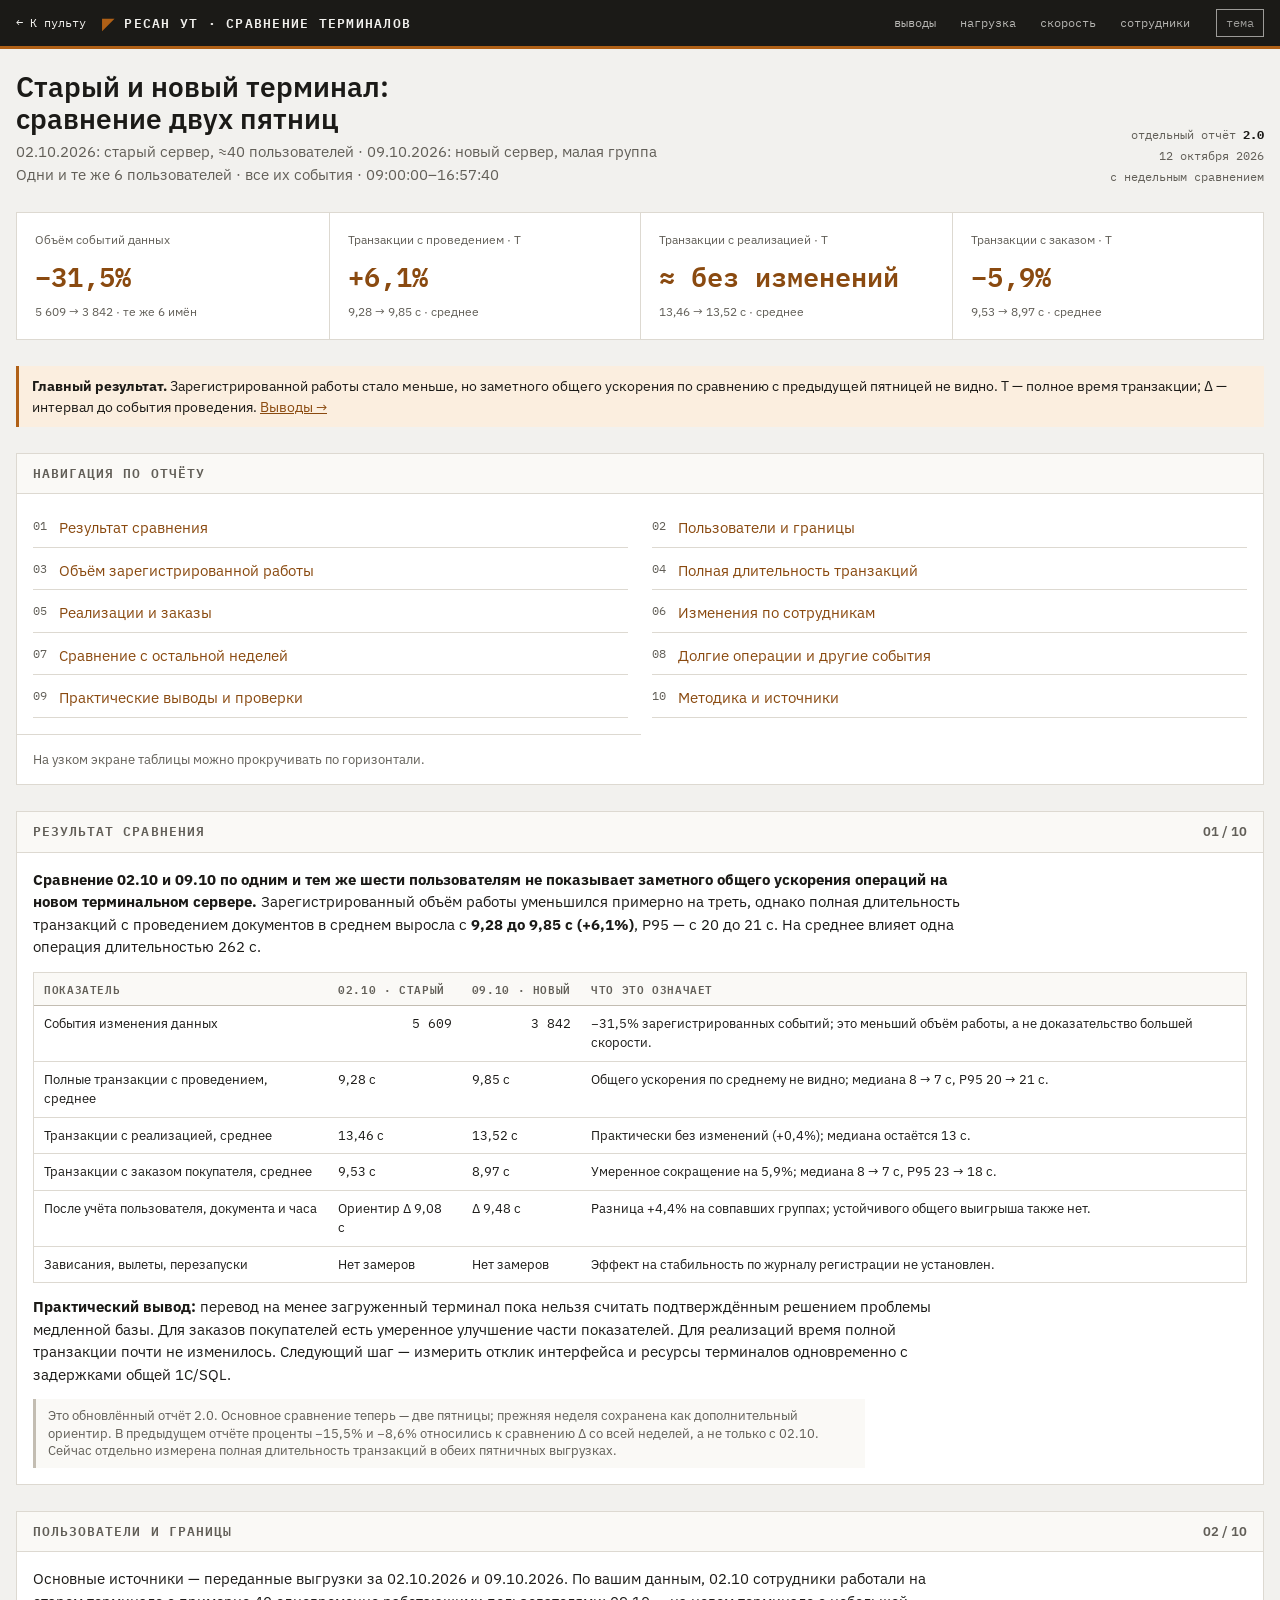
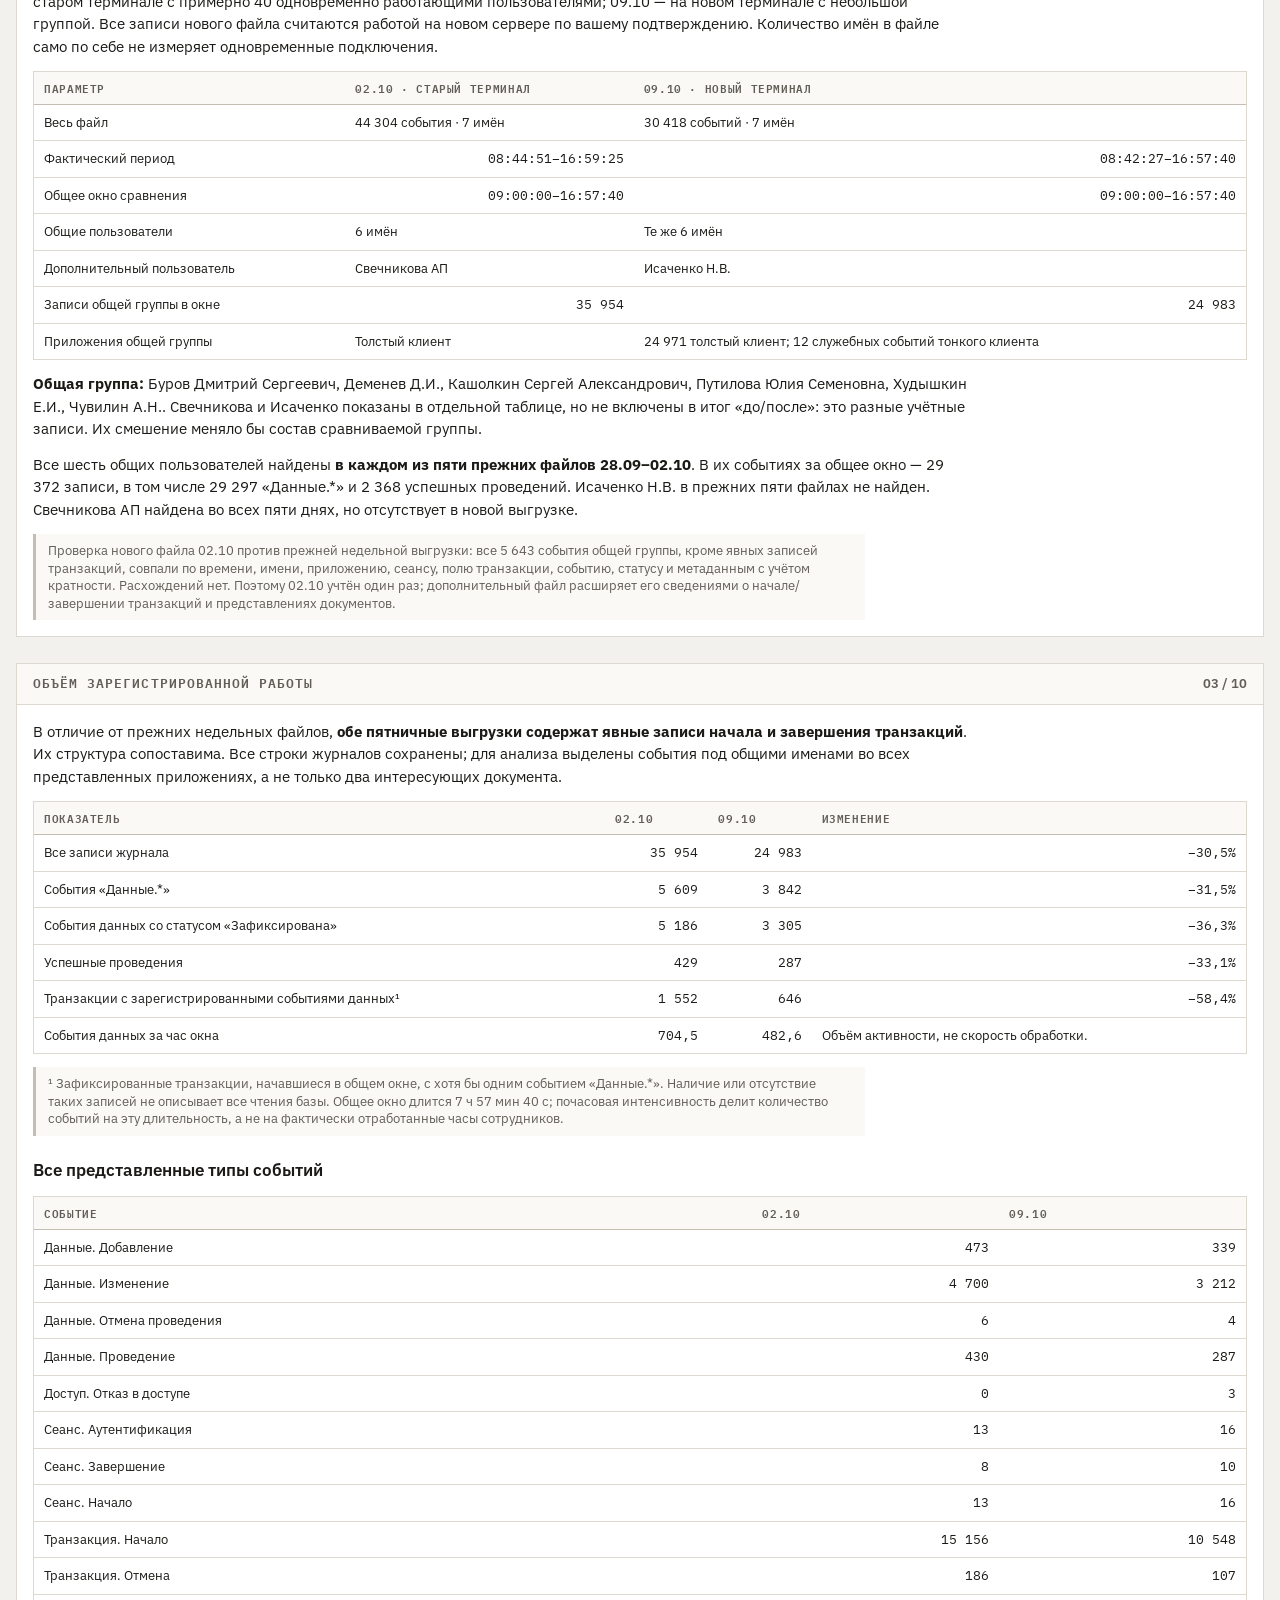
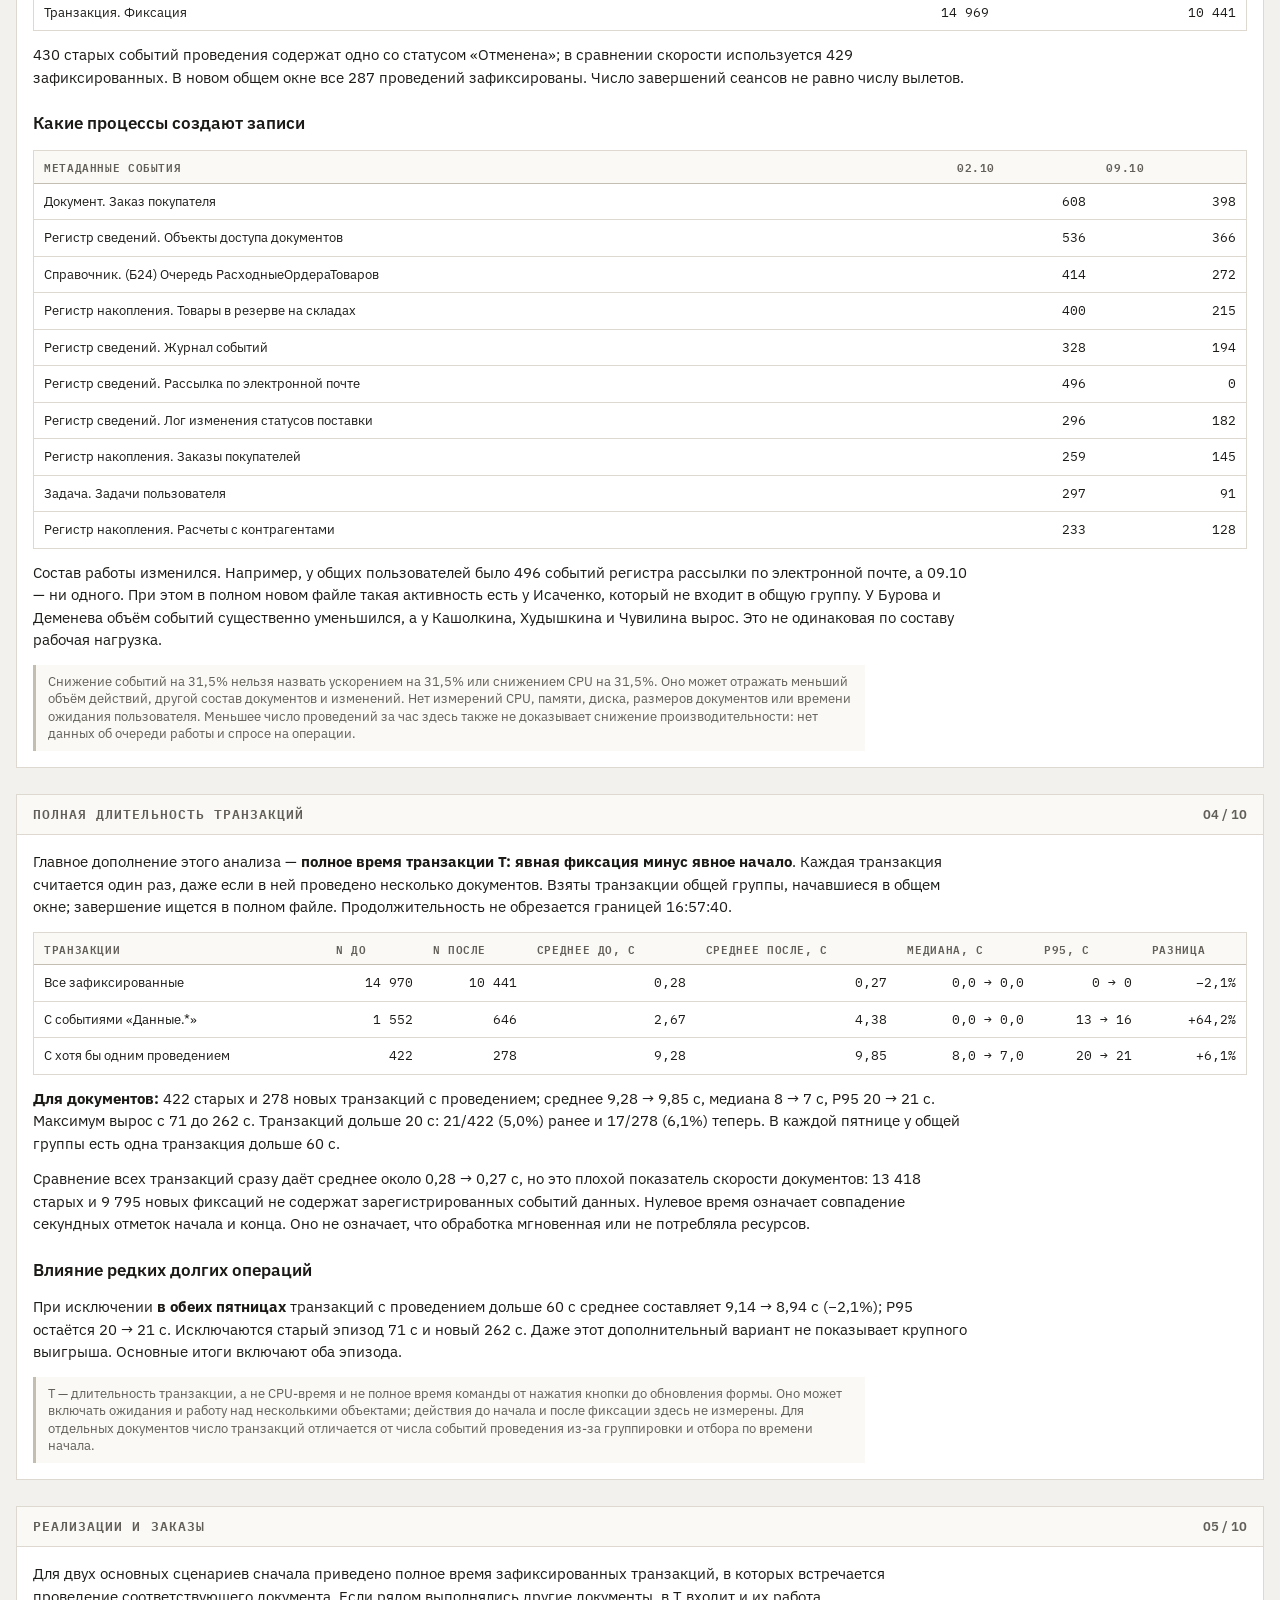
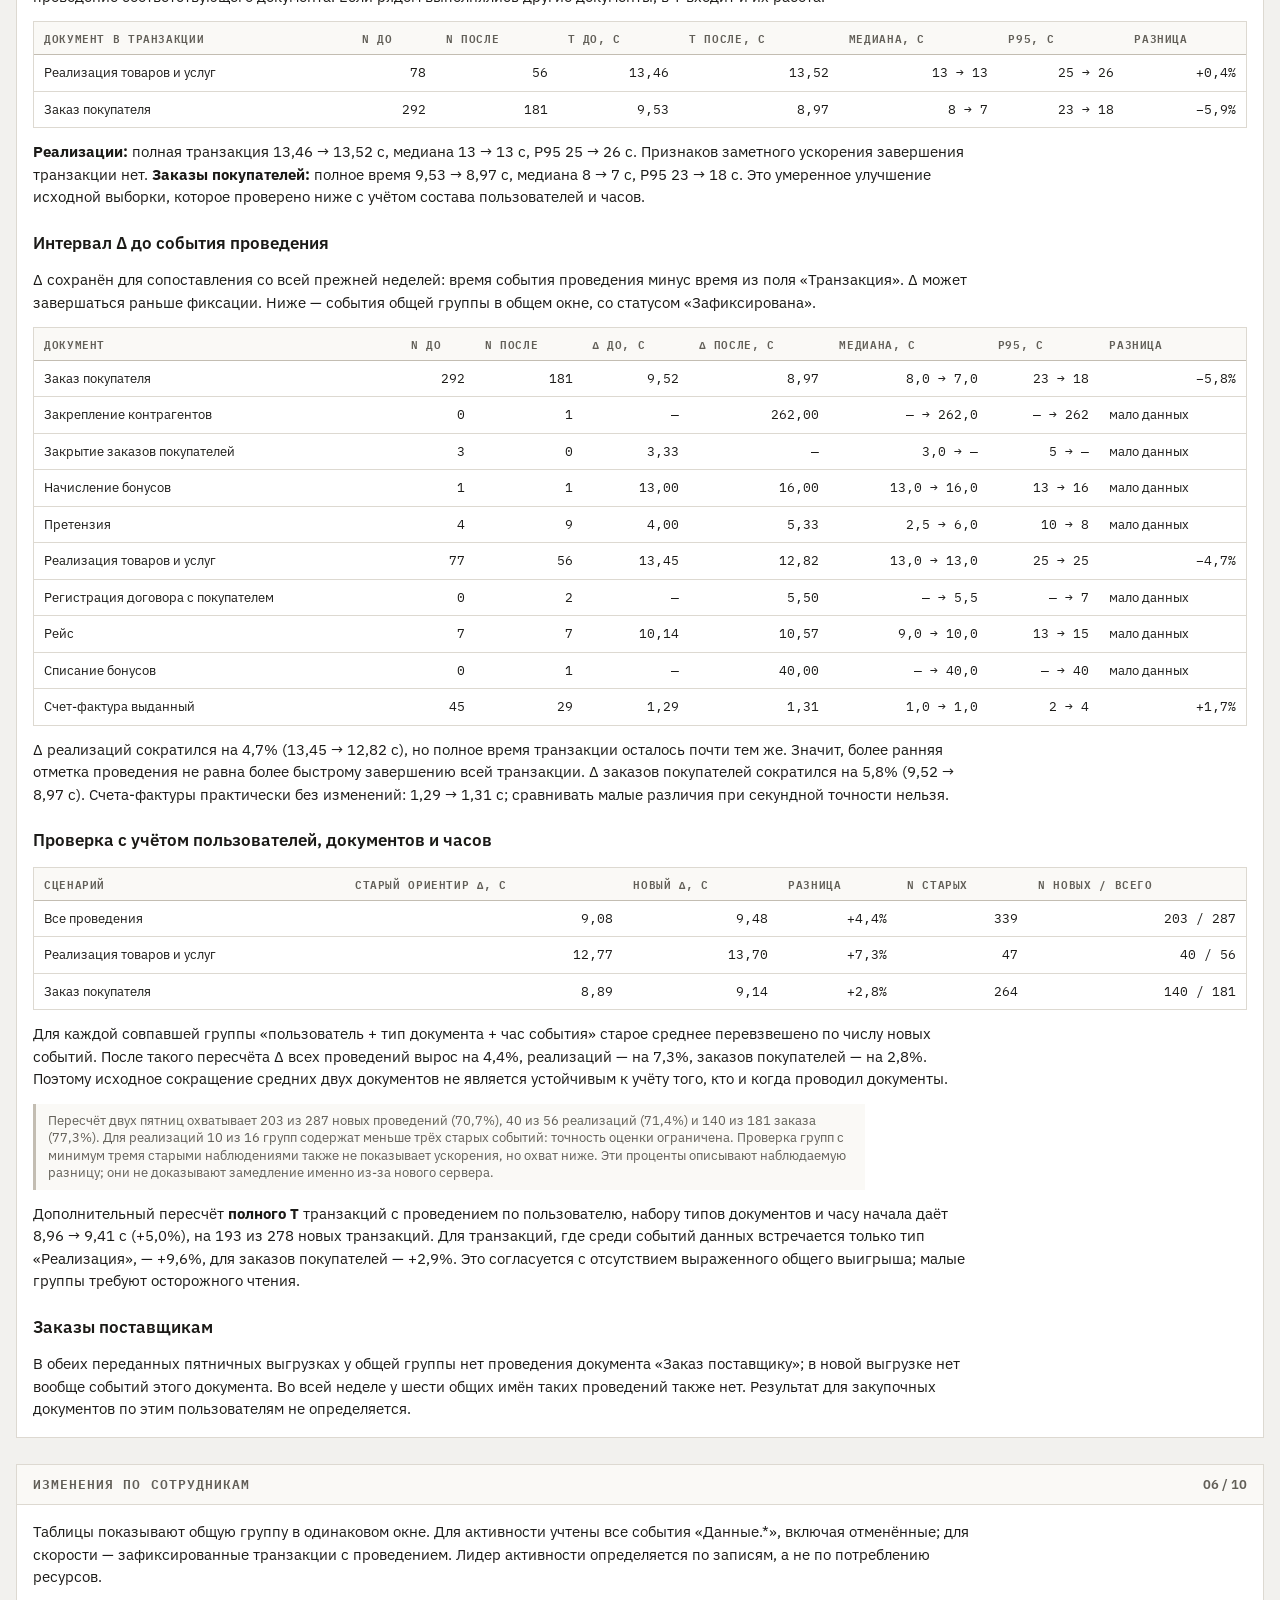
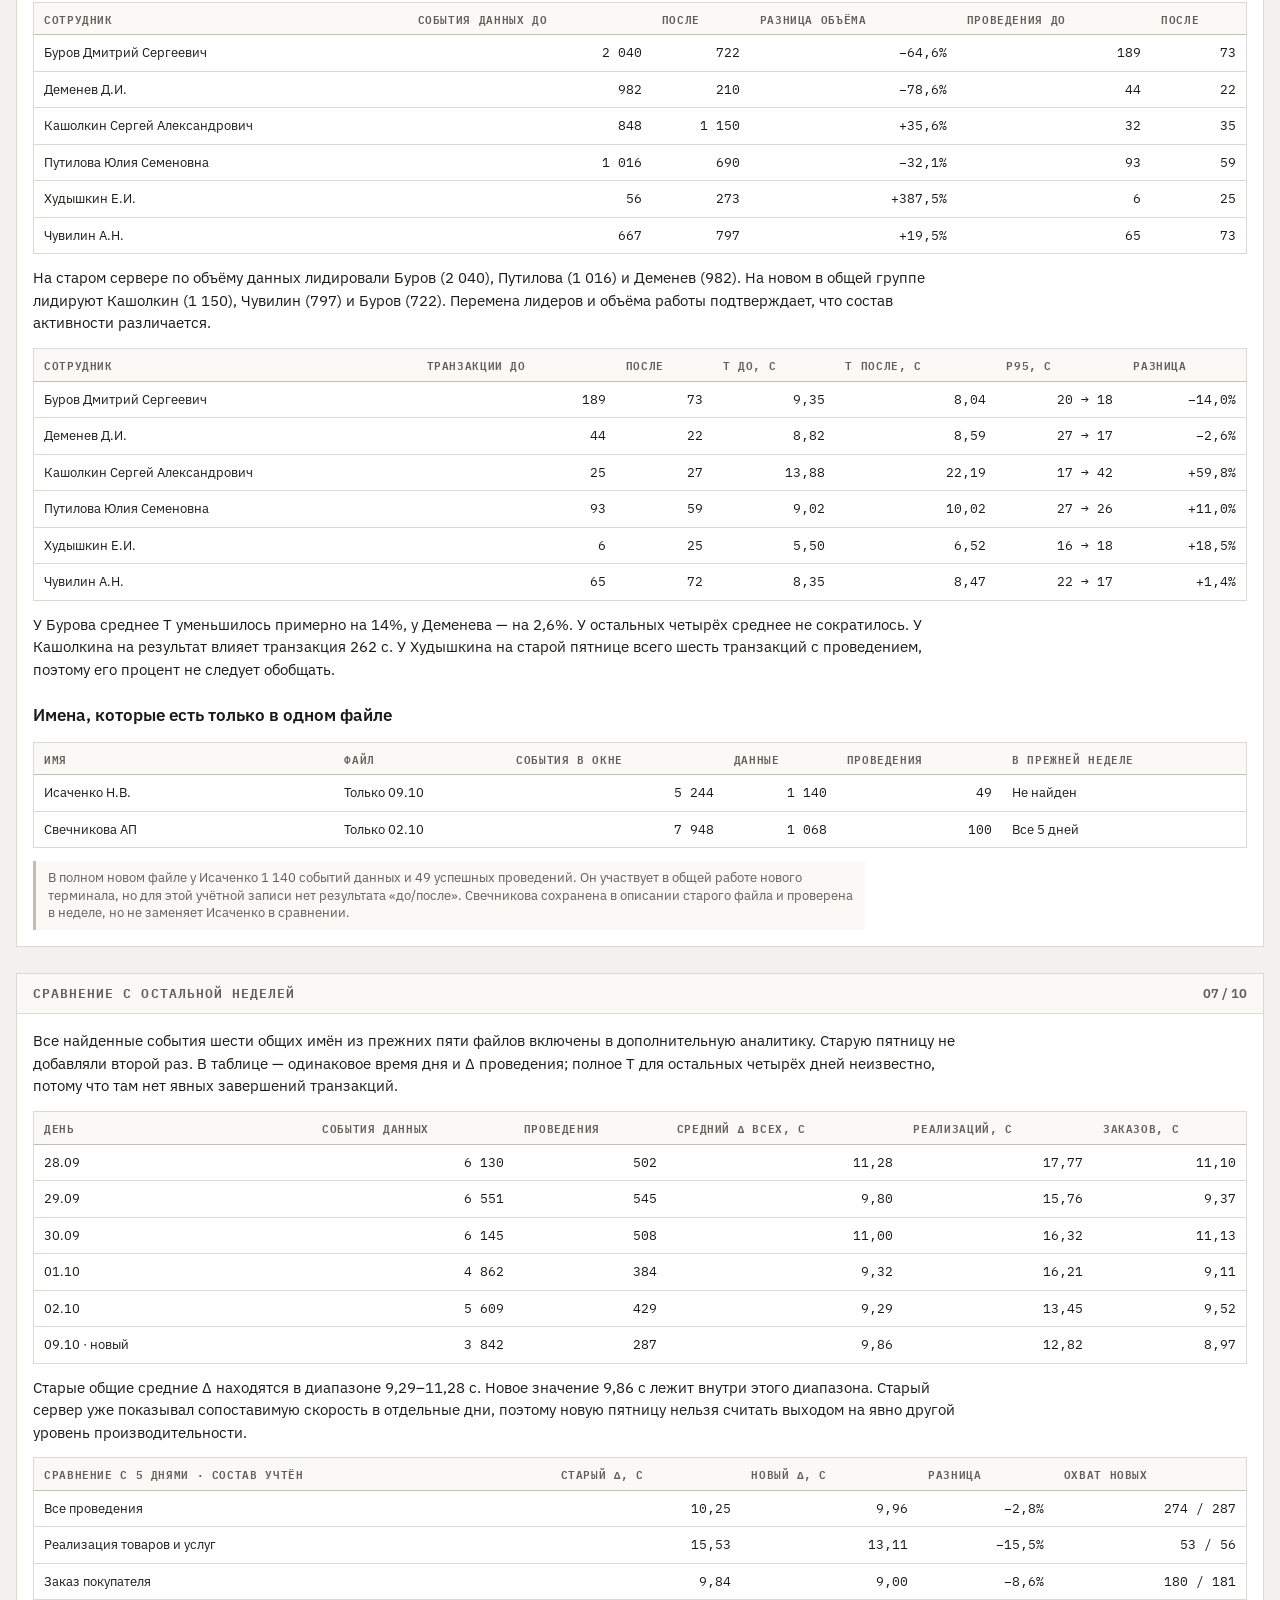
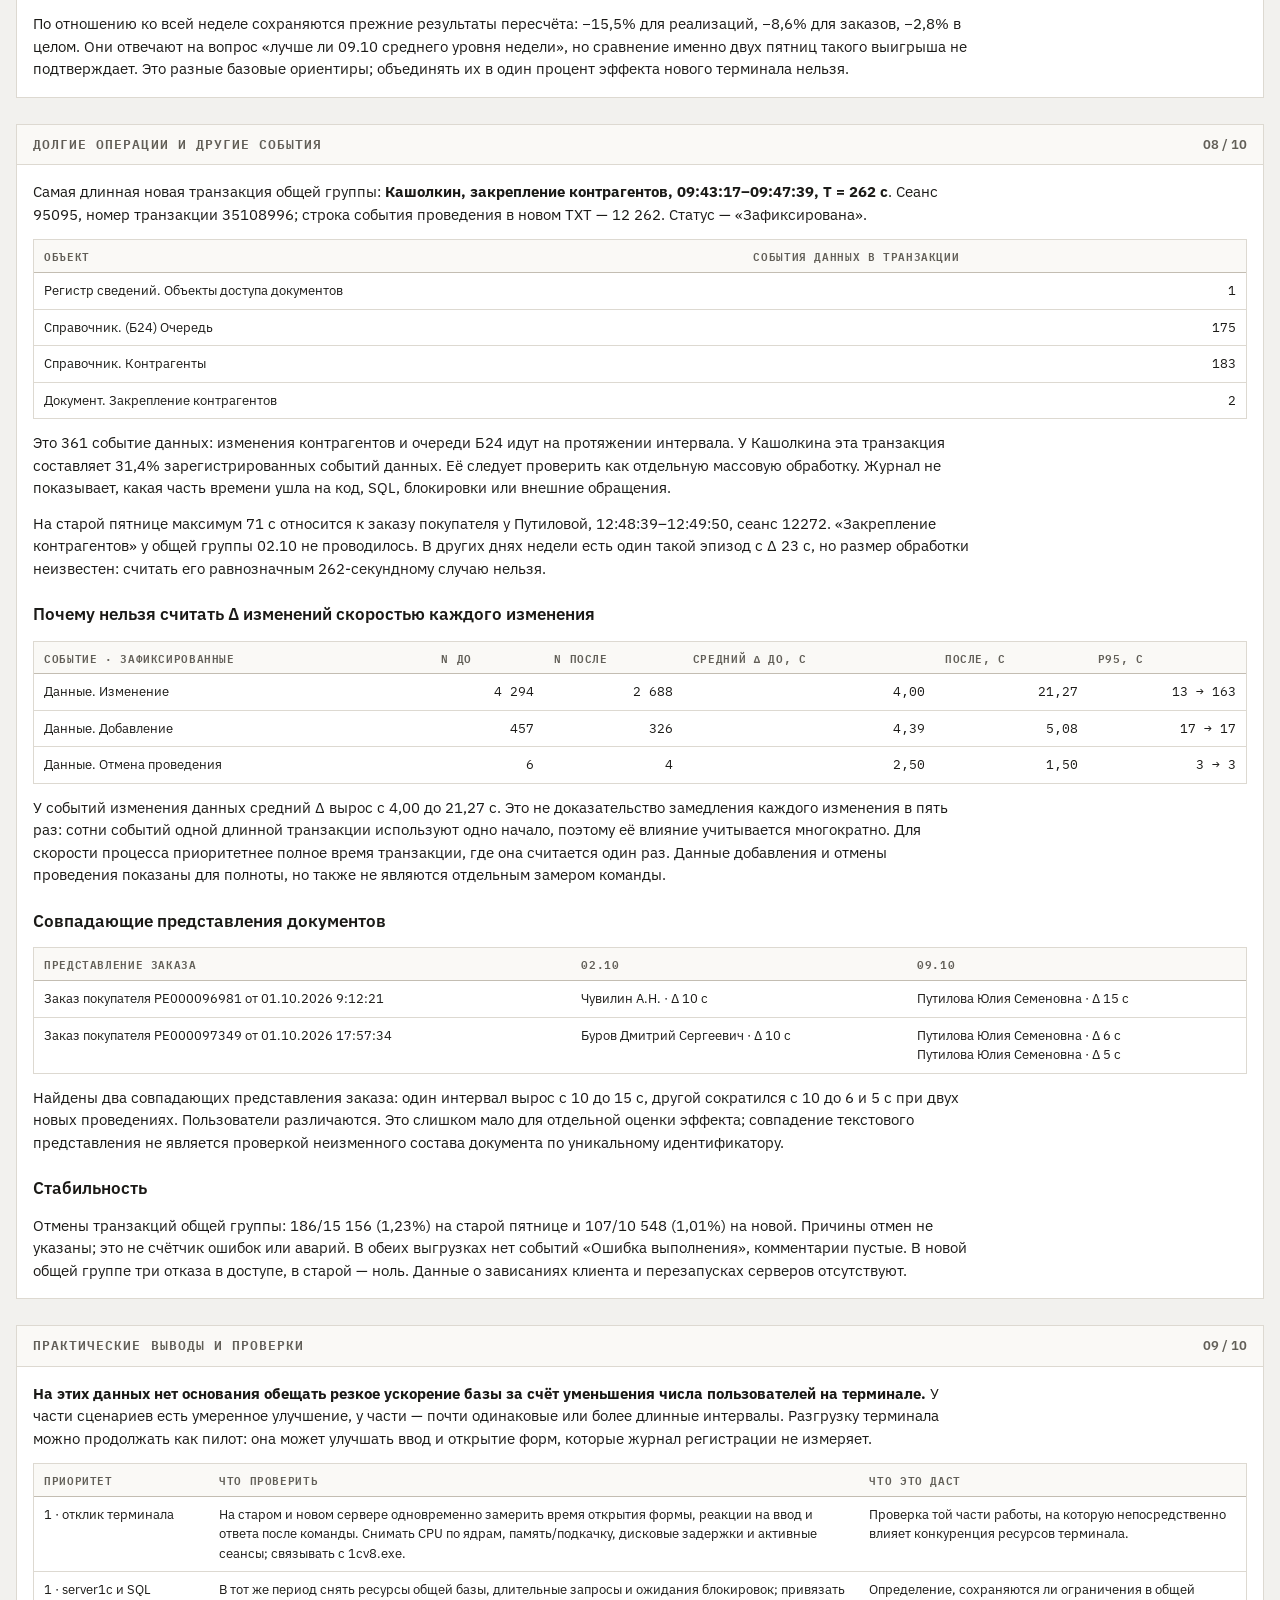
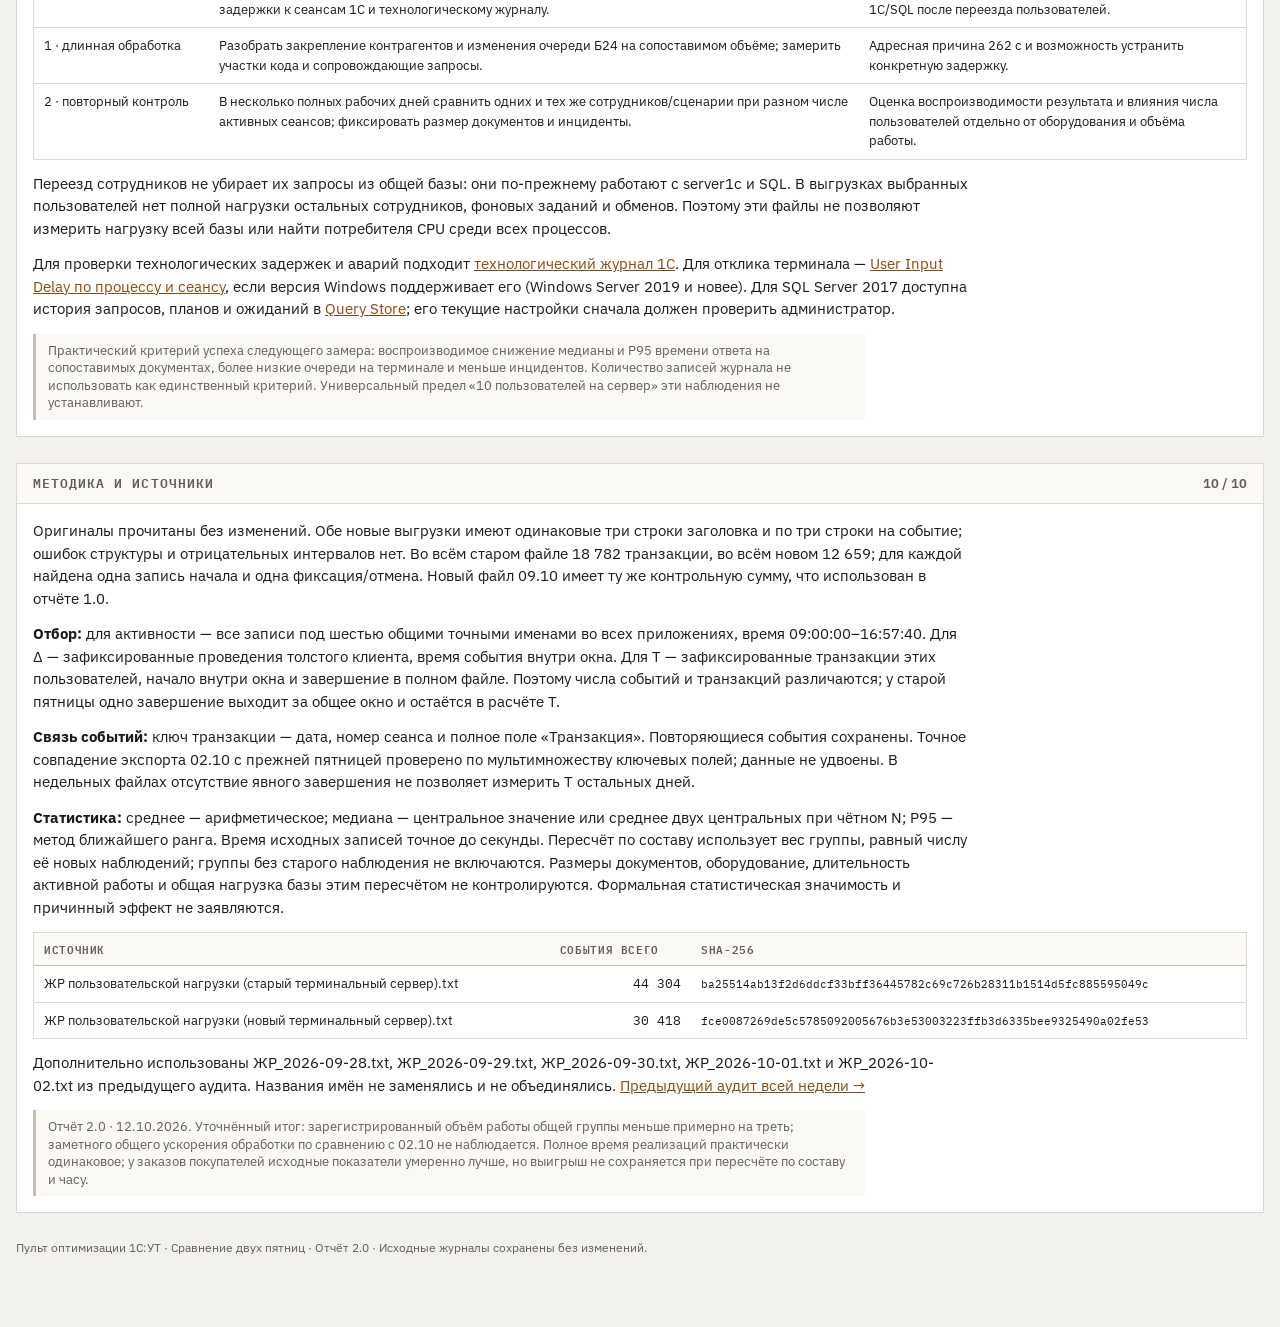
<file: reports/terminal-server-comparison-2026-10-02_2026-10-09.html>
<!doctype html><html lang="ru"><head><meta charset="utf-8"><meta name="viewport" content="width=device-width,initial-scale=1"><title>Старый и новый терминал · Две пятницы · 1С:УТ</title><meta name="description" content="Сравнение тех же пользователей 02.10 и 09.10.2026: все события, полное время транзакций, документы и недельный ориентир."><link rel="preconnect" href="https://fonts.googleapis.com"><link rel="preconnect" href="https://fonts.gstatic.com" crossorigin=""><link rel="stylesheet" href="https://fonts.googleapis.com/css2?family=IBM+Plex+Sans:wght@400;500;600;700&amp;family=IBM+Plex+Mono:wght@400;500;600&amp;display=swap"><link rel="stylesheet" href="../dashboard.css"><link rel="stylesheet" href="audit.css"><style>
.lead-cards{display:grid;grid-template-columns:repeat(4,minmax(0,1fr))}.lead-cards>div{padding:18px;border-left:1px solid var(--rule)}.lead-cards>div:first-child{border:0}.lead-cards .v{font:600 27px var(--m);color:var(--acc-ink);margin:6px 0}.lead-cards .label,.lead-cards .detail{font-size:12px;color:var(--dim)}.audit-page table{width:100%;font-size:13px}.audit-page td{overflow-wrap:normal;word-break:normal;vertical-align:top}.audit-page td:first-child,.audit-page th:first-child{min-width:175px}.audit-page td.r{text-align:right}.audit-page .hash{font:11px var(--m);word-break:break-all}.audit-page .report-body p{max-width:104ch}.audit-page .head h1{max-width:32ch}.footer{font-size:12px;color:var(--dim)}
@media(max-width:800px){.lead-cards{grid-template-columns:repeat(2,minmax(0,1fr))}.lead-cards>div:nth-child(3){border-left:0;border-top:1px solid var(--rule)}.lead-cards>div:nth-child(4){border-top:1px solid var(--rule)}.audit-page table{min-width:740px}.audit-page .head{grid-template-columns:1fr}.audit-page .stamp{text-align:left}.audit-page .bar{position:static}}
@media(max-width:460px){.lead-cards .v{font-size:24px}.lead-cards>div{padding:14px}.audit-page .head h1{font-size:26px}}
@media print{.bar,.report-toc{display:none}body{background:white;color:black}.page{padding:0;gap:16px}.tw{overflow:visible}tr{break-inside:avoid}.audit-page table{min-width:0}}
</style></head><body class="audit-page"><header class="bar"><div class="bar-in"><a class="return-link" href="../index.html#terminals">← К пульту</a><span class="brand"><b>◤</b>РЕСАН УТ · СРАВНЕНИЕ ТЕРМИНАЛОВ</span><nav class="chips" aria-label="Разделы"><a href="#summary">выводы</a><a href="#load">нагрузка</a><a href="#speed">скорость</a><a href="#users">сотрудники</a></nav><button class="tbtn" id="th" type="button" aria-label="Переключить тему">тема</button></div></header><main class="page"><div class="head"><div><h1>Старый и новый терминал: сравнение двух пятниц</h1><p class="subt">02.10.2026: старый сервер, ≈40 пользователей · 09.10.2026: новый сервер, малая группа<br>Одни и те же 6 пользователей · все их события · 09:00:00–16:57:40</p></div><div class="stamp"><span>отдельный отчёт <b>2.0</b></span><span>12 октября 2026</span><span>с недельным сравнением</span></div></div><section class="block" aria-label="Главные показатели"><div class="lead-cards"><div><div class="label">Объём событий данных</div><div class="v">−31,5%</div><div class="detail">5 609 → 3 842 · те же 6 имён</div></div><div><div class="label">Транзакции с проведением · T</div><div class="v">+6,1%</div><div class="detail">9,28 → 9,85 с · среднее</div></div><div><div class="label">Транзакции с реализацией · T</div><div class="v">≈ без изменений</div><div class="detail">13,46 → 13,52 с · среднее</div></div><div><div class="label">Транзакции с заказом · T</div><div class="v">−5,9%</div><div class="detail">9,53 → 8,97 с · среднее</div></div></div></section><div class="warnbox acc"><b>Главный результат.</b> Зарегистрированной работы стало меньше, но заметного общего ускорения по сравнению с предыдущей пятницей не видно. T — полное время транзакции; Δ — интервал до события проведения. <a href="#summary">Выводы →</a></div><section class="block"><h2>Навигация по отчёту</h2><nav class="pad report-toc" aria-label="Оглавление"><a href="#summary"><span class="mono">01</span>Результат сравнения</a><a href="#scope"><span class="mono">02</span>Пользователи и границы</a><a href="#load"><span class="mono">03</span>Объём зарегистрированной работы</a><a href="#speed"><span class="mono">04</span>Полная длительность транзакций</a><a href="#documents"><span class="mono">05</span>Реализации и заказы</a><a href="#users"><span class="mono">06</span>Изменения по сотрудникам</a><a href="#week"><span class="mono">07</span>Сравнение с остальной неделей</a><a href="#episodes"><span class="mono">08</span>Долгие операции и другие события</a><a href="#actions"><span class="mono">09</span>Практические выводы и проверки</a><a href="#method"><span class="mono">10</span>Методика и источники</a></nav><p class="pad sm">На узком экране таблицы можно прокручивать по горизонтали.</p></section><section class="block" id="summary"><h2>Результат сравнения<em>01 / 10</em></h2><div class="pad report-body"><p><b>Сравнение 02.10 и 09.10 по одним и тем же шести пользователям не показывает заметного общего ускорения операций на новом терминальном сервере.</b> Зарегистрированный объём работы уменьшился примерно на треть, однако полная длительность транзакций с проведением документов в среднем выросла с <b>9,28 до 9,85 с (+6,1%)</b>, P95 — с 20 до 21 с. На среднее влияет одна операция длительностью 262 с.</p><div class="tw"><table><thead><tr><th scope="col">Показатель</th><th scope="col">02.10 · старый</th><th scope="col">09.10 · новый</th><th scope="col">Что это означает</th></tr></thead><tbody><tr><td>События изменения данных</td><td class="r">5 609</td><td class="r">3 842</td><td>−31,5% зарегистрированных событий; это меньший объём работы, а не доказательство большей скорости.</td></tr><tr><td>Полные транзакции с проведением, среднее</td><td>9,28 с</td><td>9,85 с</td><td>Общего ускорения по среднему не видно; медиана 8 → 7 с, P95 20 → 21 с.</td></tr><tr><td>Транзакции с реализацией, среднее</td><td>13,46 с</td><td>13,52 с</td><td>Практически без изменений (+0,4%); медиана остаётся 13 с.</td></tr><tr><td>Транзакции с заказом покупателя, среднее</td><td>9,53 с</td><td>8,97 с</td><td>Умеренное сокращение на 5,9%; медиана 8 → 7 с, P95 23 → 18 с.</td></tr><tr><td>После учёта пользователя, документа и часа</td><td>Ориентир Δ 9,08 с</td><td>Δ 9,48 с</td><td>Разница +4,4% на совпавших группах; устойчивого общего выигрыша также нет.</td></tr><tr><td>Зависания, вылеты, перезапуски</td><td>Нет замеров</td><td>Нет замеров</td><td>Эффект на стабильность по журналу регистрации не установлен.</td></tr></tbody></table></div><p><b>Практический вывод:</b> перевод на менее загруженный терминал пока нельзя считать подтверждённым решением проблемы медленной базы. Для заказов покупателей есть умеренное улучшение части показателей. Для реализаций время полной транзакции почти не изменилось. Следующий шаг — измерить отклик интерфейса и ресурсы терминалов одновременно с задержками общей 1С/SQL.</p><p class="report-note sm">Это обновлённый отчёт 2.0. Основное сравнение теперь — две пятницы; прежняя неделя сохранена как дополнительный ориентир. В предыдущем отчёте проценты −15,5% и −8,6% относились к сравнению Δ со всей неделей, а не только с 02.10. Сейчас отдельно измерена полная длительность транзакций в обеих пятничных выгрузках.</p></div></section><section class="block" id="scope"><h2>Пользователи и границы<em>02 / 10</em></h2><div class="pad report-body"><p>Основные источники — переданные выгрузки за 02.10.2026 и 09.10.2026. По вашим данным, 02.10 сотрудники работали на старом терминале с примерно 40 одновременно работающими пользователями; 09.10 — на новом терминале с небольшой группой. Все записи нового файла считаются работой на новом сервере по вашему подтверждению. Количество имён в файле само по себе не измеряет одновременные подключения.</p><div class="tw"><table><thead><tr><th scope="col">Параметр</th><th scope="col">02.10 · старый терминал</th><th scope="col">09.10 · новый терминал</th></tr></thead><tbody><tr><td>Весь файл</td><td>44 304 события · 7 имён</td><td>30 418 событий · 7 имён</td></tr><tr><td>Фактический период</td><td class="r">08:44:51–16:59:25</td><td class="r">08:42:27–16:57:40</td></tr><tr><td>Общее окно сравнения</td><td class="r">09:00:00–16:57:40</td><td class="r">09:00:00–16:57:40</td></tr><tr><td>Общие пользователи</td><td>6 имён</td><td>Те же 6 имён</td></tr><tr><td>Дополнительный пользователь</td><td>Свечникова АП</td><td>Исаченко Н.В.</td></tr><tr><td>Записи общей группы в окне</td><td class="r">35 954</td><td class="r">24 983</td></tr><tr><td>Приложения общей группы</td><td>Толстый клиент</td><td>24 971 толстый клиент; 12 служебных событий тонкого клиента</td></tr></tbody></table></div><p><b>Общая группа:</b> Буров Дмитрий Сергеевич, Деменев Д.И., Кашолкин Сергей Александрович, Путилова Юлия Семеновна, Худышкин Е.И., Чувилин А.Н.. Свечникова и Исаченко показаны в отдельной таблице, но не включены в итог «до/после»: это разные учётные записи. Их смешение меняло бы состав сравниваемой группы.</p><p>Все шесть общих пользователей найдены <b>в каждом из пяти прежних файлов 28.09–02.10</b>. В их событиях за общее окно — 29 372 записи, в том числе 29 297 «Данные.*» и 2 368 успешных проведений. Исаченко Н.В. в прежних пяти файлах не найден. Свечникова АП найдена во всех пяти днях, но отсутствует в новой выгрузке.</p><p class="report-note sm">Проверка нового файла 02.10 против прежней недельной выгрузки: все 5 643 события общей группы, кроме явных записей транзакций, совпали по времени, имени, приложению, сеансу, полю транзакции, событию, статусу и метаданным с учётом кратности. Расхождений нет. Поэтому 02.10 учтён один раз; дополнительный файл расширяет его сведениями о начале/завершении транзакций и представлениях документов.</p></div></section><section class="block" id="load"><h2>Объём зарегистрированной работы<em>03 / 10</em></h2><div class="pad report-body"><p>В отличие от прежних недельных файлов, <b>обе пятничные выгрузки содержат явные записи начала и завершения транзакций</b>. Их структура сопоставима. Все строки журналов сохранены; для анализа выделены события под общими именами во всех представленных приложениях, а не только два интересующих документа.</p><div class="tw"><table><thead><tr><th scope="col">Показатель</th><th scope="col">02.10</th><th scope="col">09.10</th><th scope="col">Изменение</th></tr></thead><tbody><tr><td>Все записи журнала</td><td class="r">35 954</td><td class="r">24 983</td><td class="r">−30,5%</td></tr><tr><td>События «Данные.*»</td><td class="r">5 609</td><td class="r">3 842</td><td class="r">−31,5%</td></tr><tr><td>События данных со статусом «Зафиксирована»</td><td class="r">5 186</td><td class="r">3 305</td><td class="r">−36,3%</td></tr><tr><td>Успешные проведения</td><td class="r">429</td><td class="r">287</td><td class="r">−33,1%</td></tr><tr><td>Транзакции с зарегистрированными событиями данных¹</td><td class="r">1 552</td><td class="r">646</td><td class="r">−58,4%</td></tr><tr><td>События данных за час окна</td><td class="r">704,5</td><td class="r">482,6</td><td>Объём активности, не скорость обработки.</td></tr></tbody></table></div><p class="report-note sm">¹ Зафиксированные транзакции, начавшиеся в общем окне, с хотя бы одним событием «Данные.*». Наличие или отсутствие таких записей не описывает все чтения базы. Общее окно длится 7 ч 57 мин 40 с; почасовая интенсивность делит количество событий на эту длительность, а не на фактически отработанные часы сотрудников.</p><h3>Все представленные типы событий</h3><div class="tw"><table><thead><tr><th scope="col">Событие</th><th scope="col">02.10</th><th scope="col">09.10</th></tr></thead><tbody><tr><td>Данные. Добавление</td><td class="r">473</td><td class="r">339</td></tr><tr><td>Данные. Изменение</td><td class="r">4 700</td><td class="r">3 212</td></tr><tr><td>Данные. Отмена проведения</td><td class="r">6</td><td class="r">4</td></tr><tr><td>Данные. Проведение</td><td class="r">430</td><td class="r">287</td></tr><tr><td>Доступ. Отказ в доступе</td><td class="r">0</td><td class="r">3</td></tr><tr><td>Сеанс. Аутентификация</td><td class="r">13</td><td class="r">16</td></tr><tr><td>Сеанс. Завершение</td><td class="r">8</td><td class="r">10</td></tr><tr><td>Сеанс. Начало</td><td class="r">13</td><td class="r">16</td></tr><tr><td>Транзакция. Начало</td><td class="r">15 156</td><td class="r">10 548</td></tr><tr><td>Транзакция. Отмена</td><td class="r">186</td><td class="r">107</td></tr><tr><td>Транзакция. Фиксация</td><td class="r">14 969</td><td class="r">10 441</td></tr></tbody></table></div><p>430 старых событий проведения содержат одно со статусом «Отменена»; в сравнении скорости используется 429 зафиксированных. В новом общем окне все 287 проведений зафиксированы. Число завершений сеансов не равно числу вылетов.</p><h3>Какие процессы создают записи</h3><div class="tw"><table><thead><tr><th scope="col">Метаданные события</th><th scope="col">02.10</th><th scope="col">09.10</th></tr></thead><tbody><tr><td>Документ. Заказ покупателя</td><td class="r">608</td><td class="r">398</td></tr><tr><td>Регистр сведений. Объекты доступа документов</td><td class="r">536</td><td class="r">366</td></tr><tr><td>Справочник. (Б24) Очередь РасходныеОрдераТоваров</td><td class="r">414</td><td class="r">272</td></tr><tr><td>Регистр накопления. Товары в резерве на складах</td><td class="r">400</td><td class="r">215</td></tr><tr><td>Регистр сведений. Журнал событий</td><td class="r">328</td><td class="r">194</td></tr><tr><td>Регистр сведений. Рассылка по электронной почте</td><td class="r">496</td><td class="r">0</td></tr><tr><td>Регистр сведений. Лог изменения статусов поставки</td><td class="r">296</td><td class="r">182</td></tr><tr><td>Регистр накопления. Заказы покупателей</td><td class="r">259</td><td class="r">145</td></tr><tr><td>Задача. Задачи пользователя</td><td class="r">297</td><td class="r">91</td></tr><tr><td>Регистр накопления. Расчеты с контрагентами</td><td class="r">233</td><td class="r">128</td></tr></tbody></table></div><p>Состав работы изменился. Например, у общих пользователей было 496 событий регистра рассылки по электронной почте, а 09.10 — ни одного. При этом в полном новом файле такая активность есть у Исаченко, который не входит в общую группу. У Бурова и Деменева объём событий существенно уменьшился, а у Кашолкина, Худышкина и Чувилина вырос. Это не одинаковая по составу рабочая нагрузка.</p><p class="report-note sm">Снижение событий на 31,5% нельзя назвать ускорением на 31,5% или снижением CPU на 31,5%. Оно может отражать меньший объём действий, другой состав документов и изменений. Нет измерений CPU, памяти, диска, размеров документов или времени ожидания пользователя. Меньшее число проведений за час здесь также не доказывает снижение производительности: нет данных об очереди работы и спросе на операции.</p></div></section><section class="block" id="speed"><h2>Полная длительность транзакций<em>04 / 10</em></h2><div class="pad report-body"><p>Главное дополнение этого анализа — <b>полное время транзакции T: явная фиксация минус явное начало</b>. Каждая транзакция считается один раз, даже если в ней проведено несколько документов. Взяты транзакции общей группы, начавшиеся в общем окне; завершение ищется в полном файле. Продолжительность не обрезается границей 16:57:40.</p><div class="tw"><table><thead><tr><th scope="col">Транзакции</th><th scope="col">N до</th><th scope="col">N после</th><th scope="col">Среднее до, с</th><th scope="col">Среднее после, с</th><th scope="col">Медиана, с</th><th scope="col">P95, с</th><th scope="col">Разница</th></tr></thead><tbody><tr><td>Все зафиксированные</td><td class="r">14 970</td><td class="r">10 441</td><td class="r">0,28</td><td class="r">0,27</td><td class="r">0,0 → 0,0</td><td class="r">0 → 0</td><td class="r">−2,1%</td></tr><tr><td>С событиями «Данные.*»</td><td class="r">1 552</td><td class="r">646</td><td class="r">2,67</td><td class="r">4,38</td><td class="r">0,0 → 0,0</td><td class="r">13 → 16</td><td class="r">+64,2%</td></tr><tr><td>С хотя бы одним проведением</td><td class="r">422</td><td class="r">278</td><td class="r">9,28</td><td class="r">9,85</td><td class="r">8,0 → 7,0</td><td class="r">20 → 21</td><td class="r">+6,1%</td></tr></tbody></table></div><p><b>Для документов:</b> 422 старых и 278 новых транзакций с проведением; среднее 9,28 → 9,85 с, медиана 8 → 7 с, P95 20 → 21 с. Максимум вырос с 71 до 262 с. Транзакций дольше 20 с: 21/422 (5,0%) ранее и 17/278 (6,1%) теперь. В каждой пятнице у общей группы есть одна транзакция дольше 60 с.</p><p>Сравнение всех транзакций сразу даёт среднее около 0,28 → 0,27 с, но это плохой показатель скорости документов: 13 418 старых и 9 795 новых фиксаций не содержат зарегистрированных событий данных. Нулевое время означает совпадение секундных отметок начала и конца. Оно не означает, что обработка мгновенная или не потребляла ресурсов.</p><h3>Влияние редких долгих операций</h3><p>При исключении <b>в обеих пятницах</b> транзакций с проведением дольше 60 с среднее составляет 9,14 → 8,94 с (−2,1%); P95 остаётся 20 → 21 с. Исключаются старый эпизод 71 с и новый 262 с. Даже этот дополнительный вариант не показывает крупного выигрыша. Основные итоги включают оба эпизода.</p><p class="report-note sm">T — длительность транзакции, а не CPU-время и не полное время команды от нажатия кнопки до обновления формы. Оно может включать ожидания и работу над несколькими объектами; действия до начала и после фиксации здесь не измерены. Для отдельных документов число транзакций отличается от числа событий проведения из-за группировки и отбора по времени начала.</p></div></section><section class="block" id="documents"><h2>Реализации и заказы<em>05 / 10</em></h2><div class="pad report-body"><p>Для двух основных сценариев сначала приведено полное время зафиксированных транзакций, в которых встречается проведение соответствующего документа. Если рядом выполнялись другие документы, в T входит и их работа.</p><div class="tw"><table><thead><tr><th scope="col">Документ в транзакции</th><th scope="col">N до</th><th scope="col">N после</th><th scope="col">T до, с</th><th scope="col">T после, с</th><th scope="col">Медиана, с</th><th scope="col">P95, с</th><th scope="col">Разница</th></tr></thead><tbody><tr><td>Реализация товаров и услуг</td><td class="r">78</td><td class="r">56</td><td class="r">13,46</td><td class="r">13,52</td><td class="r">13 → 13</td><td class="r">25 → 26</td><td class="r">+0,4%</td></tr><tr><td>Заказ покупателя</td><td class="r">292</td><td class="r">181</td><td class="r">9,53</td><td class="r">8,97</td><td class="r">8 → 7</td><td class="r">23 → 18</td><td class="r">−5,9%</td></tr></tbody></table></div><p><b>Реализации:</b> полная транзакция 13,46 → 13,52 с, медиана 13 → 13 с, P95 25 → 26 с. Признаков заметного ускорения завершения транзакции нет. <b>Заказы покупателей:</b> полное время 9,53 → 8,97 с, медиана 8 → 7 с, P95 23 → 18 с. Это умеренное улучшение исходной выборки, которое проверено ниже с учётом состава пользователей и часов.</p><h3>Интервал Δ до события проведения</h3><p>Δ сохранён для сопоставления со всей прежней неделей: время события проведения минус время из поля «Транзакция». Δ может завершаться раньше фиксации. Ниже — события общей группы в общем окне, со статусом «Зафиксирована».</p><div class="tw"><table><thead><tr><th scope="col">Документ</th><th scope="col">N до</th><th scope="col">N после</th><th scope="col">Δ до, с</th><th scope="col">Δ после, с</th><th scope="col">Медиана, с</th><th scope="col">P95, с</th><th scope="col">Разница</th></tr></thead><tbody><tr><td>Заказ покупателя</td><td class="r">292</td><td class="r">181</td><td class="r">9,52</td><td class="r">8,97</td><td class="r">8,0 → 7,0</td><td class="r">23 → 18</td><td class="r">−5,8%</td></tr><tr><td>Закрепление контрагентов</td><td class="r">0</td><td class="r">1</td><td class="r">—</td><td class="r">262,00</td><td class="r">— → 262,0</td><td class="r">— → 262</td><td>мало данных</td></tr><tr><td>Закрытие заказов покупателей</td><td class="r">3</td><td class="r">0</td><td class="r">3,33</td><td class="r">—</td><td class="r">3,0 → —</td><td class="r">5 → —</td><td>мало данных</td></tr><tr><td>Начисление бонусов</td><td class="r">1</td><td class="r">1</td><td class="r">13,00</td><td class="r">16,00</td><td class="r">13,0 → 16,0</td><td class="r">13 → 16</td><td>мало данных</td></tr><tr><td>Претензия</td><td class="r">4</td><td class="r">9</td><td class="r">4,00</td><td class="r">5,33</td><td class="r">2,5 → 6,0</td><td class="r">10 → 8</td><td>мало данных</td></tr><tr><td>Реализация товаров и услуг</td><td class="r">77</td><td class="r">56</td><td class="r">13,45</td><td class="r">12,82</td><td class="r">13,0 → 13,0</td><td class="r">25 → 25</td><td class="r">−4,7%</td></tr><tr><td>Регистрация договора с покупателем</td><td class="r">0</td><td class="r">2</td><td class="r">—</td><td class="r">5,50</td><td class="r">— → 5,5</td><td class="r">— → 7</td><td>мало данных</td></tr><tr><td>Рейс</td><td class="r">7</td><td class="r">7</td><td class="r">10,14</td><td class="r">10,57</td><td class="r">9,0 → 10,0</td><td class="r">13 → 15</td><td>мало данных</td></tr><tr><td>Списание бонусов</td><td class="r">0</td><td class="r">1</td><td class="r">—</td><td class="r">40,00</td><td class="r">— → 40,0</td><td class="r">— → 40</td><td>мало данных</td></tr><tr><td>Счет-фактура выданный</td><td class="r">45</td><td class="r">29</td><td class="r">1,29</td><td class="r">1,31</td><td class="r">1,0 → 1,0</td><td class="r">2 → 4</td><td class="r">+1,7%</td></tr></tbody></table></div><p>Δ реализаций сократился на 4,7% (13,45 → 12,82 с), но полное время транзакции осталось почти тем же. Значит, более ранняя отметка проведения не равна более быстрому завершению всей транзакции. Δ заказов покупателей сократился на 5,8% (9,52 → 8,97 с). Счета-фактуры практически без изменений: 1,29 → 1,31 с; сравнивать малые различия при секундной точности нельзя.</p><h3>Проверка с учётом пользователей, документов и часов</h3><div class="tw"><table><thead><tr><th scope="col">Сценарий</th><th scope="col">Старый ориентир Δ, с</th><th scope="col">Новый Δ, с</th><th scope="col">Разница</th><th scope="col">N старых</th><th scope="col">N новых / всего</th></tr></thead><tbody><tr><td>Все проведения</td><td class="r">9,08</td><td class="r">9,48</td><td class="r">+4,4%</td><td class="r">339</td><td class="r">203 / 287</td></tr><tr><td>Реализация товаров и услуг</td><td class="r">12,77</td><td class="r">13,70</td><td class="r">+7,3%</td><td class="r">47</td><td class="r">40 / 56</td></tr><tr><td>Заказ покупателя</td><td class="r">8,89</td><td class="r">9,14</td><td class="r">+2,8%</td><td class="r">264</td><td class="r">140 / 181</td></tr></tbody></table></div><p>Для каждой совпавшей группы «пользователь + тип документа + час события» старое среднее перевзвешено по числу новых событий. После такого пересчёта Δ всех проведений вырос на 4,4%, реализаций — на 7,3%, заказов покупателей — на 2,8%. Поэтому исходное сокращение средних двух документов не является устойчивым к учёту того, кто и когда проводил документы.</p><p class="report-note sm">Пересчёт двух пятниц охватывает 203 из 287 новых проведений (70,7%), 40 из 56 реализаций (71,4%) и 140 из 181 заказа (77,3%). Для реализаций 10 из 16 групп содержат меньше трёх старых событий: точность оценки ограничена. Проверка групп с минимум тремя старыми наблюдениями также не показывает ускорения, но охват ниже. Эти проценты описывают наблюдаемую разницу; они не доказывают замедление именно из-за нового сервера.</p><p>Дополнительный пересчёт <b>полного T</b> транзакций с проведением по пользователю, набору типов документов и часу начала даёт 8,96 → 9,41 с (+5,0%), на 193 из 278 новых транзакций. Для транзакций, где среди событий данных встречается только тип «Реализация», — +9,6%, для заказов покупателей — +2,9%. Это согласуется с отсутствием выраженного общего выигрыша; малые группы требуют осторожного чтения.</p><h3>Заказы поставщикам</h3><p>В обеих переданных пятничных выгрузках у общей группы нет проведения документа «Заказ поставщику»; в новой выгрузке нет вообще событий этого документа. Во всей неделе у шести общих имён таких проведений также нет. Результат для закупочных документов по этим пользователям не определяется.</p></div></section><section class="block" id="users"><h2>Изменения по сотрудникам<em>06 / 10</em></h2><div class="pad report-body"><p>Таблицы показывают общую группу в одинаковом окне. Для активности учтены все события «Данные.*», включая отменённые; для скорости — зафиксированные транзакции с проведением. Лидер активности определяется по записям, а не по потреблению ресурсов.</p><div class="tw"><table><thead><tr><th scope="col">Сотрудник</th><th scope="col">События данных до</th><th scope="col">После</th><th scope="col">Разница объёма</th><th scope="col">Проведения до</th><th scope="col">После</th></tr></thead><tbody><tr><td>Буров Дмитрий Сергеевич</td><td class="r">2 040</td><td class="r">722</td><td class="r">−64,6%</td><td class="r">189</td><td class="r">73</td></tr><tr><td>Деменев Д.И.</td><td class="r">982</td><td class="r">210</td><td class="r">−78,6%</td><td class="r">44</td><td class="r">22</td></tr><tr><td>Кашолкин Сергей Александрович</td><td class="r">848</td><td class="r">1 150</td><td class="r">+35,6%</td><td class="r">32</td><td class="r">35</td></tr><tr><td>Путилова Юлия Семеновна</td><td class="r">1 016</td><td class="r">690</td><td class="r">−32,1%</td><td class="r">93</td><td class="r">59</td></tr><tr><td>Худышкин Е.И.</td><td class="r">56</td><td class="r">273</td><td class="r">+387,5%</td><td class="r">6</td><td class="r">25</td></tr><tr><td>Чувилин А.Н.</td><td class="r">667</td><td class="r">797</td><td class="r">+19,5%</td><td class="r">65</td><td class="r">73</td></tr></tbody></table></div><p>На старом сервере по объёму данных лидировали Буров (2 040), Путилова (1 016) и Деменев (982). На новом в общей группе лидируют Кашолкин (1 150), Чувилин (797) и Буров (722). Перемена лидеров и объёма работы подтверждает, что состав активности различается.</p><div class="tw"><table><thead><tr><th scope="col">Сотрудник</th><th scope="col">Транзакции до</th><th scope="col">После</th><th scope="col">T до, с</th><th scope="col">T после, с</th><th scope="col">P95, с</th><th scope="col">Разница</th></tr></thead><tbody><tr><td>Буров Дмитрий Сергеевич</td><td class="r">189</td><td class="r">73</td><td class="r">9,35</td><td class="r">8,04</td><td class="r">20 → 18</td><td class="r">−14,0%</td></tr><tr><td>Деменев Д.И.</td><td class="r">44</td><td class="r">22</td><td class="r">8,82</td><td class="r">8,59</td><td class="r">27 → 17</td><td class="r">−2,6%</td></tr><tr><td>Кашолкин Сергей Александрович</td><td class="r">25</td><td class="r">27</td><td class="r">13,88</td><td class="r">22,19</td><td class="r">17 → 42</td><td class="r">+59,8%</td></tr><tr><td>Путилова Юлия Семеновна</td><td class="r">93</td><td class="r">59</td><td class="r">9,02</td><td class="r">10,02</td><td class="r">27 → 26</td><td class="r">+11,0%</td></tr><tr><td>Худышкин Е.И.</td><td class="r">6</td><td class="r">25</td><td class="r">5,50</td><td class="r">6,52</td><td class="r">16 → 18</td><td class="r">+18,5%</td></tr><tr><td>Чувилин А.Н.</td><td class="r">65</td><td class="r">72</td><td class="r">8,35</td><td class="r">8,47</td><td class="r">22 → 17</td><td class="r">+1,4%</td></tr></tbody></table></div><p>У Бурова среднее T уменьшилось примерно на 14%, у Деменева — на 2,6%. У остальных четырёх среднее не сократилось. У Кашолкина на результат влияет транзакция 262 с. У Худышкина на старой пятнице всего шесть транзакций с проведением, поэтому его процент не следует обобщать.</p><h3>Имена, которые есть только в одном файле</h3><div class="tw"><table><thead><tr><th scope="col">Имя</th><th scope="col">Файл</th><th scope="col">События в окне</th><th scope="col">Данные</th><th scope="col">Проведения</th><th scope="col">В прежней неделе</th></tr></thead><tbody><tr><td>Исаченко Н.В.</td><td>Только 09.10</td><td class="r">5 244</td><td class="r">1 140</td><td class="r">49</td><td>Не найден</td></tr><tr><td>Свечникова АП</td><td>Только 02.10</td><td class="r">7 948</td><td class="r">1 068</td><td class="r">100</td><td>Все 5 дней</td></tr></tbody></table></div><p class="report-note sm">В полном новом файле у Исаченко 1 140 событий данных и 49 успешных проведений. Он участвует в общей работе нового терминала, но для этой учётной записи нет результата «до/после». Свечникова сохранена в описании старого файла и проверена в неделе, но не заменяет Исаченко в сравнении.</p></div></section><section class="block" id="week"><h2>Сравнение с остальной неделей<em>07 / 10</em></h2><div class="pad report-body"><p>Все найденные события шести общих имён из прежних пяти файлов включены в дополнительную аналитику. Старую пятницу не добавляли второй раз. В таблице — одинаковое время дня и Δ проведения; полное T для остальных четырёх дней неизвестно, потому что там нет явных завершений транзакций.</p><div class="tw"><table><thead><tr><th scope="col">День</th><th scope="col">События данных</th><th scope="col">Проведения</th><th scope="col">Средний Δ всех, с</th><th scope="col">Реализаций, с</th><th scope="col">Заказов, с</th></tr></thead><tbody><tr><td>28.09</td><td class="r">6 130</td><td class="r">502</td><td class="r">11,28</td><td class="r">17,77</td><td class="r">11,10</td></tr><tr><td>29.09</td><td class="r">6 551</td><td class="r">545</td><td class="r">9,80</td><td class="r">15,76</td><td class="r">9,37</td></tr><tr><td>30.09</td><td class="r">6 145</td><td class="r">508</td><td class="r">11,00</td><td class="r">16,32</td><td class="r">11,13</td></tr><tr><td>01.10</td><td class="r">4 862</td><td class="r">384</td><td class="r">9,32</td><td class="r">16,21</td><td class="r">9,11</td></tr><tr><td>02.10</td><td class="r">5 609</td><td class="r">429</td><td class="r">9,29</td><td class="r">13,45</td><td class="r">9,52</td></tr><tr><td>09.10 · новый</td><td class="r">3 842</td><td class="r">287</td><td class="r">9,86</td><td class="r">12,82</td><td class="r">8,97</td></tr></tbody></table></div><p>Старые общие средние Δ находятся в диапазоне 9,29–11,28 с. Новое значение 9,86 с лежит внутри этого диапазона. Старый сервер уже показывал сопоставимую скорость в отдельные дни, поэтому новую пятницу нельзя считать выходом на явно другой уровень производительности.</p><div class="tw"><table><thead><tr><th scope="col">Сравнение с 5 днями · состав учтён</th><th scope="col">Старый Δ, с</th><th scope="col">Новый Δ, с</th><th scope="col">Разница</th><th scope="col">Охват новых</th></tr></thead><tbody><tr><td>Все проведения</td><td class="r">10,25</td><td class="r">9,96</td><td class="r">−2,8%</td><td class="r">274 / 287</td></tr><tr><td>Реализация товаров и услуг</td><td class="r">15,53</td><td class="r">13,11</td><td class="r">−15,5%</td><td class="r">53 / 56</td></tr><tr><td>Заказ покупателя</td><td class="r">9,84</td><td class="r">9,00</td><td class="r">−8,6%</td><td class="r">180 / 181</td></tr></tbody></table></div><p>По отношению ко всей неделе сохраняются прежние результаты пересчёта: −15,5% для реализаций, −8,6% для заказов, −2,8% в целом. Они отвечают на вопрос «лучше ли 09.10 среднего уровня недели», но сравнение именно двух пятниц такого выигрыша не подтверждает. Это разные базовые ориентиры; объединять их в один процент эффекта нового терминала нельзя.</p></div></section><section class="block" id="episodes"><h2>Долгие операции и другие события<em>08 / 10</em></h2><div class="pad report-body"><p>Самая длинная новая транзакция общей группы: <b>Кашолкин, закрепление контрагентов, 09:43:17–09:47:39, T = 262 с</b>. Сеанс 95095, номер транзакции 35108996; строка события проведения в новом TXT — 12 262. Статус — «Зафиксирована».</p><div class="tw"><table><thead><tr><th scope="col">Объект</th><th scope="col">События данных в транзакции</th></tr></thead><tbody><tr><td>Регистр сведений. Объекты доступа документов</td><td class="r">1</td></tr><tr><td>Справочник. (Б24) Очередь</td><td class="r">175</td></tr><tr><td>Справочник. Контрагенты</td><td class="r">183</td></tr><tr><td>Документ. Закрепление контрагентов</td><td class="r">2</td></tr></tbody></table></div><p>Это 361 событие данных: изменения контрагентов и очереди Б24 идут на протяжении интервала. У Кашолкина эта транзакция составляет 31,4% зарегистрированных событий данных. Её следует проверить как отдельную массовую обработку. Журнал не показывает, какая часть времени ушла на код, SQL, блокировки или внешние обращения.</p><p>На старой пятнице максимум 71 с относится к заказу покупателя у Путиловой, 12:48:39–12:49:50, сеанс 12272. «Закрепление контрагентов» у общей группы 02.10 не проводилось. В других днях недели есть один такой эпизод с Δ 23 с, но размер обработки неизвестен: считать его равнозначным 262-секундному случаю нельзя.</p><h3>Почему нельзя считать Δ изменений скоростью каждого изменения</h3><div class="tw"><table><thead><tr><th scope="col">Событие · зафиксированные</th><th scope="col">N до</th><th scope="col">N после</th><th scope="col">Средний Δ до, с</th><th scope="col">После, с</th><th scope="col">P95, с</th></tr></thead><tbody><tr><td>Данные. Изменение</td><td class="r">4 294</td><td class="r">2 688</td><td class="r">4,00</td><td class="r">21,27</td><td class="r">13 → 163</td></tr><tr><td>Данные. Добавление</td><td class="r">457</td><td class="r">326</td><td class="r">4,39</td><td class="r">5,08</td><td class="r">17 → 17</td></tr><tr><td>Данные. Отмена проведения</td><td class="r">6</td><td class="r">4</td><td class="r">2,50</td><td class="r">1,50</td><td class="r">3 → 3</td></tr></tbody></table></div><p>У событий изменения данных средний Δ вырос с 4,00 до 21,27 с. Это не доказательство замедления каждого изменения в пять раз: сотни событий одной длинной транзакции используют одно начало, поэтому её влияние учитывается многократно. Для скорости процесса приоритетнее полное время транзакции, где она считается один раз. Данные добавления и отмены проведения показаны для полноты, но также не являются отдельным замером команды.</p><h3>Совпадающие представления документов</h3><div class="tw"><table><thead><tr><th scope="col">Представление заказа</th><th scope="col">02.10</th><th scope="col">09.10</th></tr></thead><tbody><tr><td>Заказ покупателя РЕ000096981 от 01.10.2026 9:12:21</td><td>Чувилин А.Н. · Δ 10 с</td><td>Путилова Юлия Семеновна · Δ 15 с</td></tr><tr><td>Заказ покупателя РЕ000097349 от 01.10.2026 17:57:34</td><td>Буров Дмитрий Сергеевич · Δ 10 с</td><td>Путилова Юлия Семеновна · Δ 6 с<br>Путилова Юлия Семеновна · Δ 5 с</td></tr></tbody></table></div><p>Найдены два совпадающих представления заказа: один интервал вырос с 10 до 15 с, другой сократился с 10 до 6 и 5 с при двух новых проведениях. Пользователи различаются. Это слишком мало для отдельной оценки эффекта; совпадение текстового представления не является проверкой неизменного состава документа по уникальному идентификатору.</p><h3>Стабильность</h3><p>Отмены транзакций общей группы: 186/15 156 (1,23%) на старой пятнице и 107/10 548 (1,01%) на новой. Причины отмен не указаны; это не счётчик ошибок или аварий. В обеих выгрузках нет событий «Ошибка выполнения», комментарии пустые. В новой общей группе три отказа в доступе, в старой — ноль. Данные о зависаниях клиента и перезапусках серверов отсутствуют.</p></div></section><section class="block" id="actions"><h2>Практические выводы и проверки<em>09 / 10</em></h2><div class="pad report-body"><p><b>На этих данных нет основания обещать резкое ускорение базы за счёт уменьшения числа пользователей на терминале.</b> У части сценариев есть умеренное улучшение, у части — почти одинаковые или более длинные интервалы. Разгрузку терминала можно продолжать как пилот: она может улучшать ввод и открытие форм, которые журнал регистрации не измеряет.</p><div class="tw"><table><thead><tr><th scope="col">Приоритет</th><th scope="col">Что проверить</th><th scope="col">Что это даст</th></tr></thead><tbody><tr><td>1 · отклик терминала</td><td>На старом и новом сервере одновременно замерить время открытия формы, реакции на ввод и ответа после команды. Снимать CPU по ядрам, память/подкачку, дисковые задержки и активные сеансы; связывать с 1cv8.exe.</td><td>Проверка той части работы, на которую непосредственно влияет конкуренция ресурсов терминала.</td></tr><tr><td>1 · server1c и SQL</td><td>В тот же период снять ресурсы общей базы, длительные запросы и ожидания блокировок; привязать задержки к сеансам 1С и технологическому журналу.</td><td>Определение, сохраняются ли ограничения в общей 1С/SQL после переезда пользователей.</td></tr><tr><td>1 · длинная обработка</td><td>Разобрать закрепление контрагентов и изменения очереди Б24 на сопоставимом объёме; замерить участки кода и сопровождающие запросы.</td><td>Адресная причина 262 с и возможность устранить конкретную задержку.</td></tr><tr><td>2 · повторный контроль</td><td>В несколько полных рабочих дней сравнить одних и тех же сотрудников/сценарии при разном числе активных сеансов; фиксировать размер документов и инциденты.</td><td>Оценка воспроизводимости результата и влияния числа пользователей отдельно от оборудования и объёма работы.</td></tr></tbody></table></div><p>Переезд сотрудников не убирает их запросы из общей базы: они по-прежнему работают с server1c и SQL. В выгрузках выбранных пользователей нет полной нагрузки остальных сотрудников, фоновых заданий и обменов. Поэтому эти файлы не позволяют измерить нагрузку всей базы или найти потребителя CPU среди всех процессов.</p><p>Для проверки технологических задержек и аварий подходит <a href="https://v8.1c.ru/platforma/tehnologicheskiy-zhurnal/">технологический журнал 1С</a>. Для отклика терминала — <a href="https://learn.microsoft.com/en-us/windows-server/remote/remote-desktop-services/rds-rdsh-performance-counters">User Input Delay по процессу и сеансу</a>, если версия Windows поддерживает его (Windows Server 2019 и новее). Для SQL Server 2017 доступна история запросов, планов и ожиданий в <a href="https://learn.microsoft.com/en-us/sql/relational-databases/performance/monitoring-performance-by-using-the-query-store?view=sql-server-ver14">Query Store</a>; его текущие настройки сначала должен проверить администратор.</p><p class="report-note sm">Практический критерий успеха следующего замера: воспроизводимое снижение медианы и P95 времени ответа на сопоставимых документах, более низкие очереди на терминале и меньше инцидентов. Количество записей журнала не использовать как единственный критерий. Универсальный предел «10 пользователей на сервер» эти наблюдения не устанавливают.</p></div></section><section class="block" id="method"><h2>Методика и источники<em>10 / 10</em></h2><div class="pad report-body"><p>Оригиналы прочитаны без изменений. Обе новые выгрузки имеют одинаковые три строки заголовка и по три строки на событие; ошибок структуры и отрицательных интервалов нет. Во всём старом файле 18 782 транзакции, во всём новом 12 659; для каждой найдена одна запись начала и одна фиксация/отмена. Новый файл 09.10 имеет ту же контрольную сумму, что использован в отчёте 1.0.</p><p><b>Отбор:</b> для активности — все записи под шестью общими точными именами во всех приложениях, время 09:00:00–16:57:40. Для Δ — зафиксированные проведения толстого клиента, время события внутри окна. Для T — зафиксированные транзакции этих пользователей, начало внутри окна и завершение в полном файле. Поэтому числа событий и транзакций различаются; у старой пятницы одно завершение выходит за общее окно и остаётся в расчёте T.</p><p><b>Связь событий:</b> ключ транзакции — дата, номер сеанса и полное поле «Транзакция». Повторяющиеся события сохранены. Точное совпадение экспорта 02.10 с прежней пятницей проверено по мультимножеству ключевых полей; данные не удвоены. В недельных файлах отсутствие явного завершения не позволяет измерить T остальных дней.</p><p><b>Статистика:</b> среднее — арифметическое; медиана — центральное значение или среднее двух центральных при чётном N; P95 — метод ближайшего ранга. Время исходных записей точное до секунды. Пересчёт по составу использует вес группы, равный числу её новых наблюдений; группы без старого наблюдения не включаются. Размеры документов, оборудование, длительность активной работы и общая нагрузка базы этим пересчётом не контролируются. Формальная статистическая значимость и причинный эффект не заявляются.</p><div class="tw"><table><thead><tr><th scope="col">Источник</th><th scope="col">События всего</th><th scope="col">SHA-256</th></tr></thead><tbody><tr><td>ЖР пользовательской нагрузки (старый терминальный сервер).txt</td><td class="r">44 304</td><td><span class="hash">ba25514ab13f2d6ddcf33bff36445782c69c726b28311b1514d5fc885595049c</span></td></tr><tr><td>ЖР пользовательской нагрузки (новый терминальный сервер).txt</td><td class="r">30 418</td><td><span class="hash">fce0087269de5c5785092005676b3e53003223ffb3d6335bee9325490a02fe53</span></td></tr></tbody></table></div><p>Дополнительно использованы ЖР_2026-09-28.txt, ЖР_2026-09-29.txt, ЖР_2026-09-30.txt, ЖР_2026-10-01.txt и ЖР_2026-10-02.txt из предыдущего аудита. Названия имён не заменялись и не объединялись. <a href="user-activity-audit-2026-09-28_2026-10-02.html">Предыдущий аудит всей недели →</a></p><p class="report-note sm">Отчёт 2.0 · 12.10.2026. Уточнённый итог: зарегистрированный объём работы общей группы меньше примерно на треть; заметного общего ускорения обработки по сравнению с 02.10 не наблюдается. Полное время реализаций практически одинаковое; у заказов покупателей исходные показатели умеренно лучше, но выигрыш не сохраняется при пересчёте по составу и часу.</p></div></section><footer class="footer">Пульт оптимизации 1С:УТ · Сравнение двух пятниц · Отчёт 2.0 · Исходные журналы сохранены без изменений.</footer></main><script>const r=document.documentElement;try{const saved=localStorage.getItem('ut-theme');if(saved==='light'||saved==='dark')r.dataset.theme=saved}catch(e){}document.getElementById('th').addEventListener('click',()=>{const dark=r.dataset.theme?r.dataset.theme==='dark':matchMedia('(prefers-color-scheme:dark)').matches;r.dataset.theme=dark?'light':'dark';try{localStorage.setItem('ut-theme',r.dataset.theme)}catch(e){}});</script></body></html>
</file>
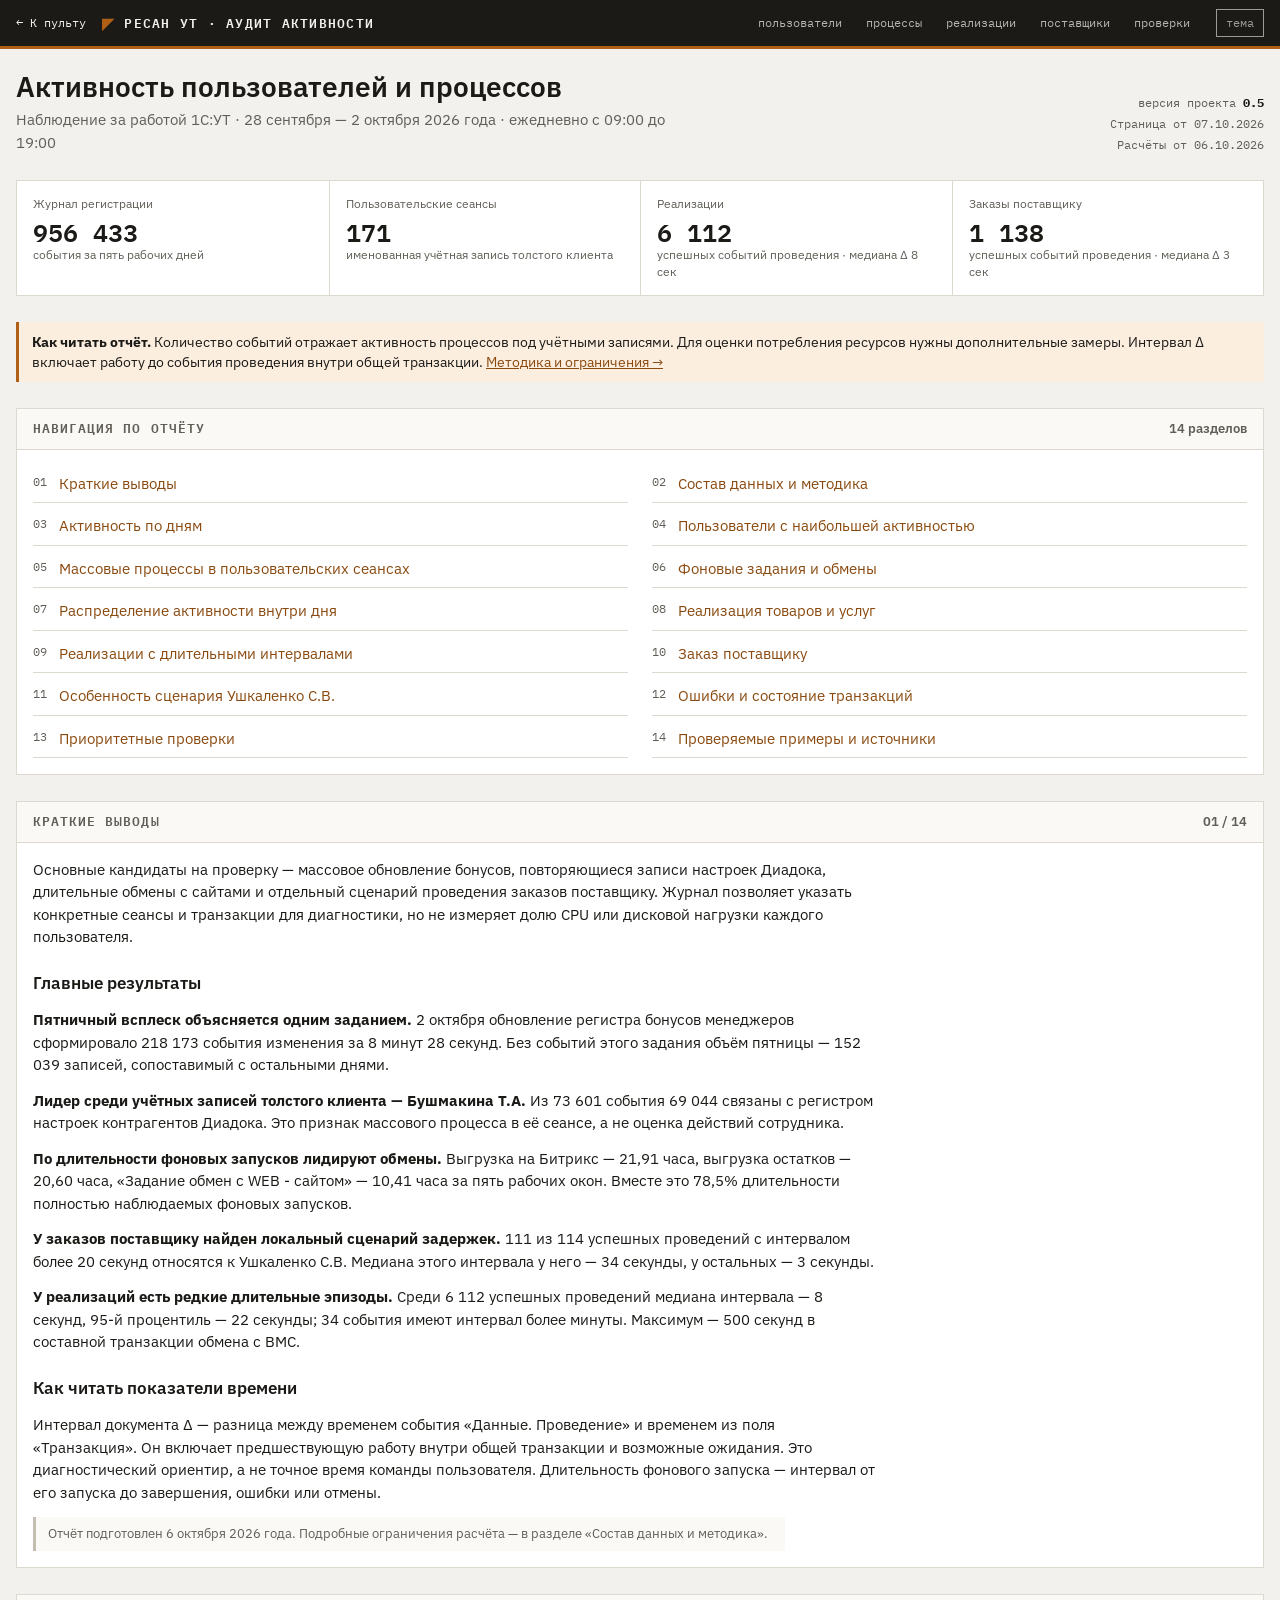
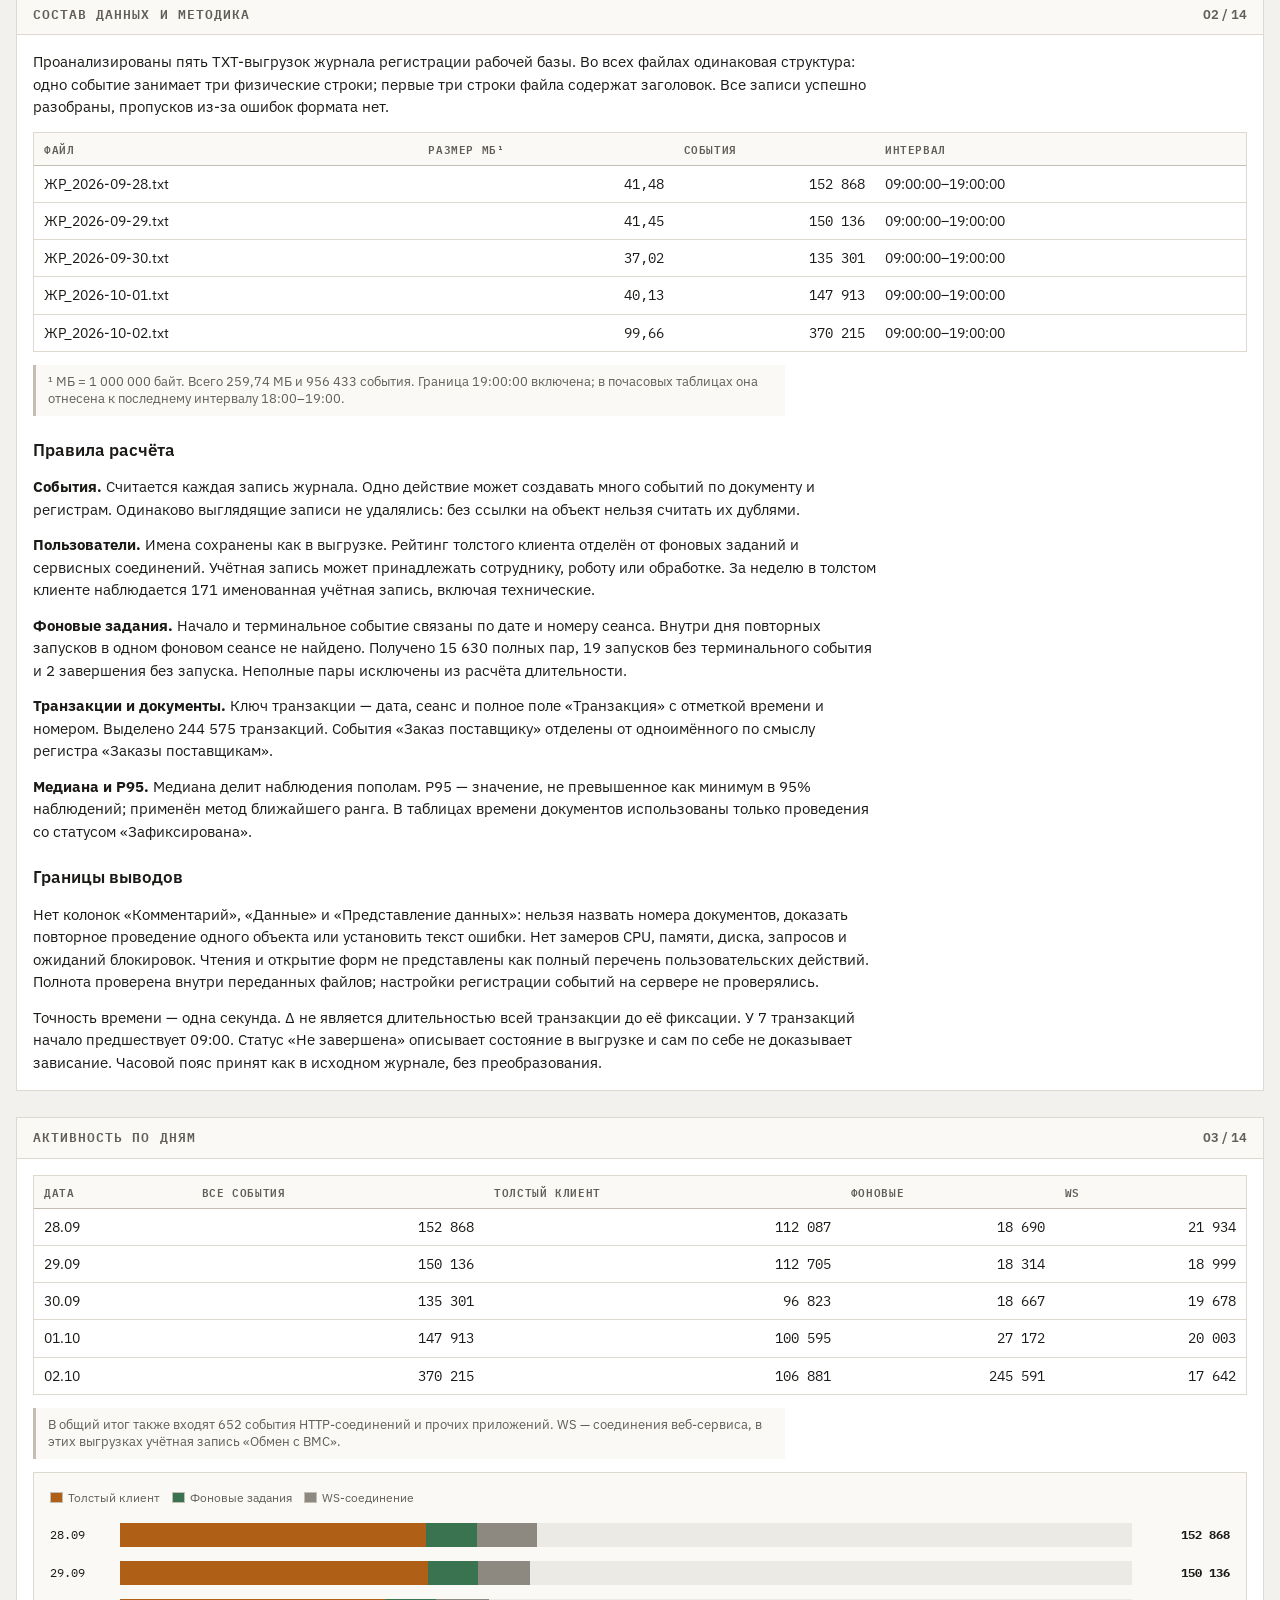
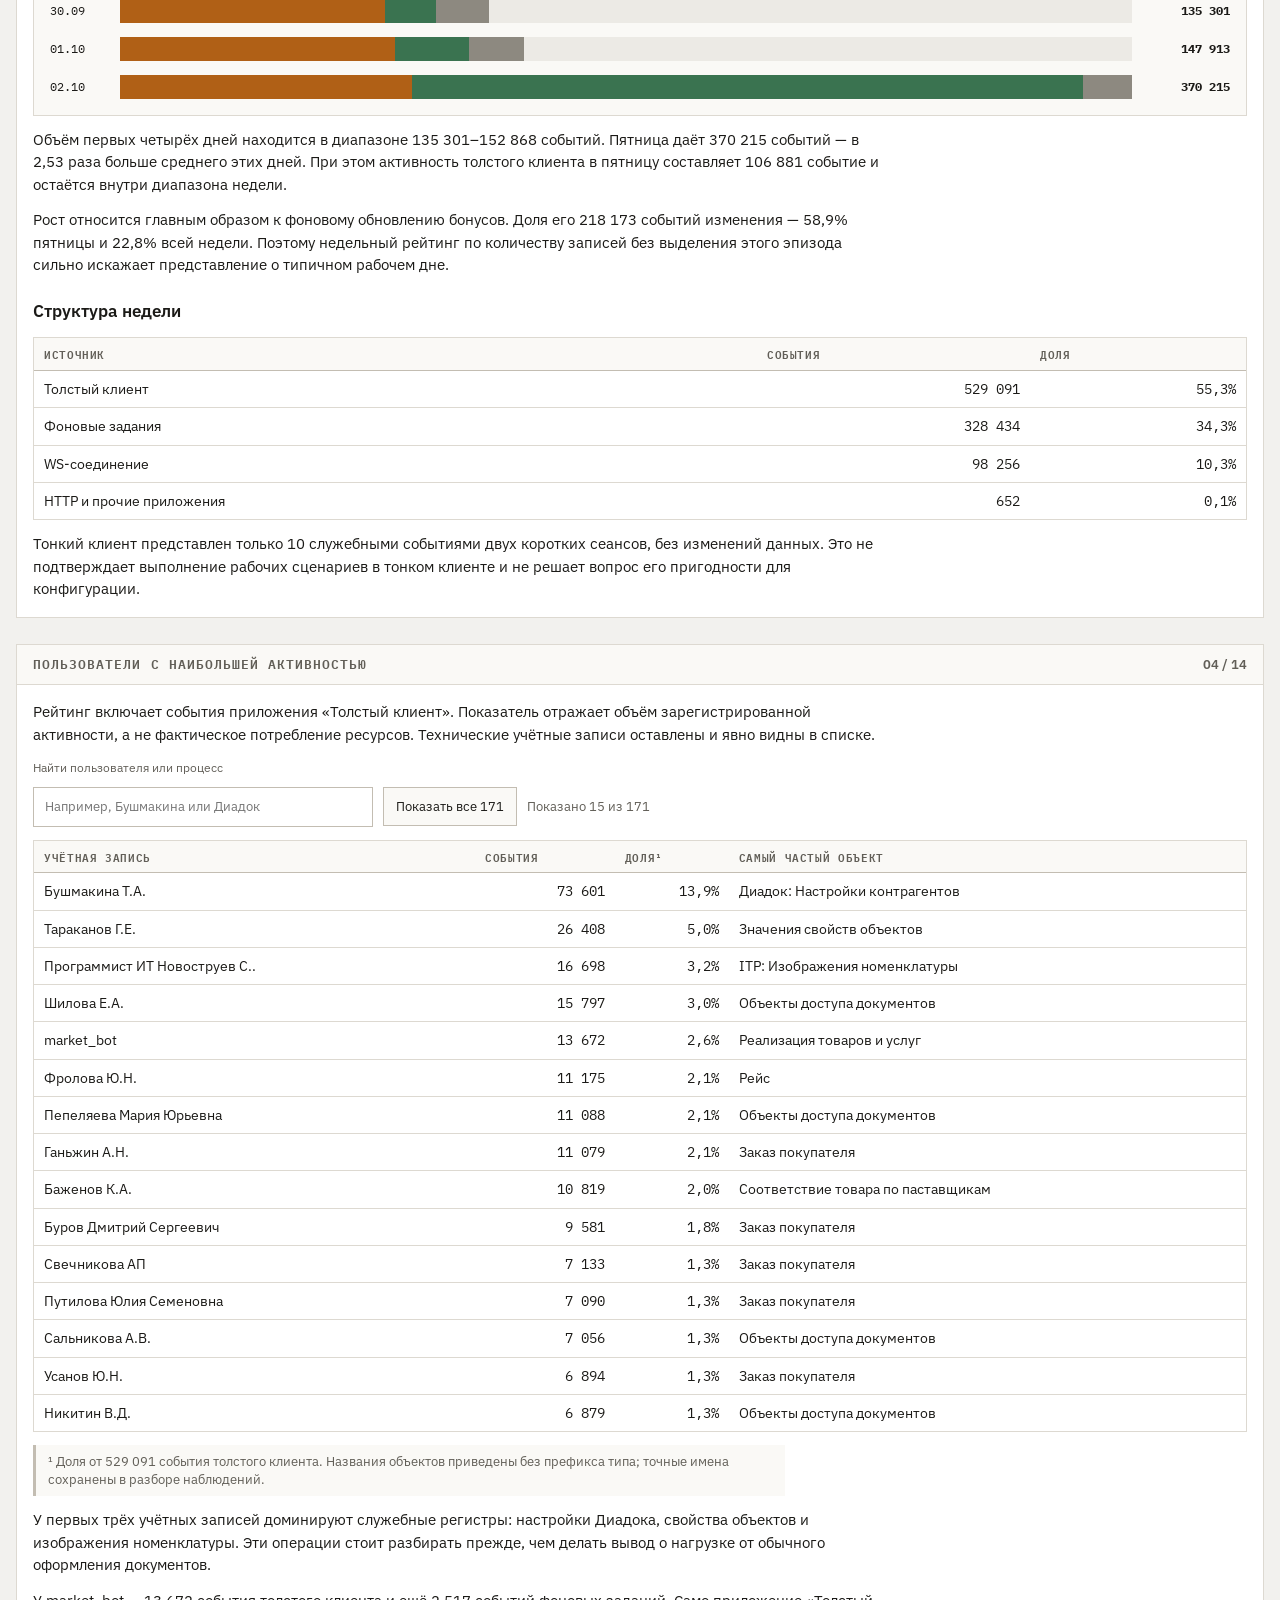
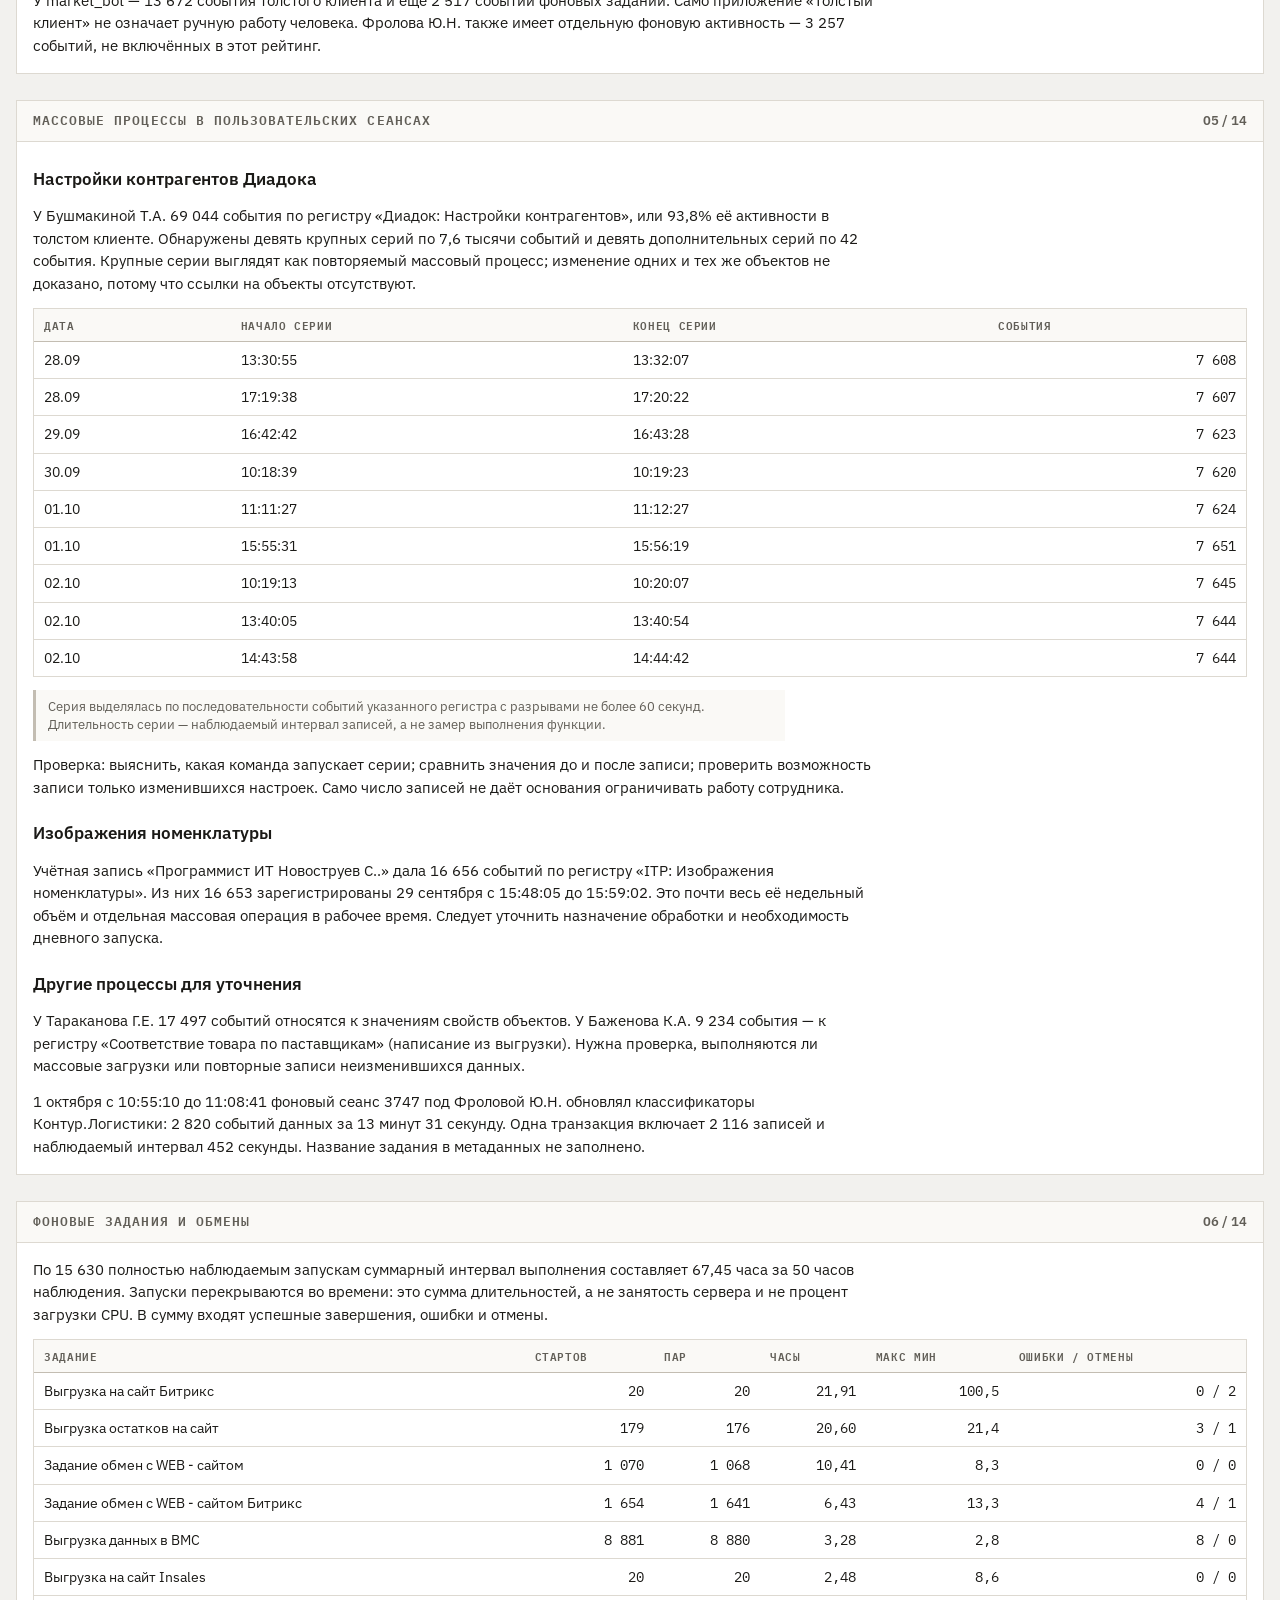
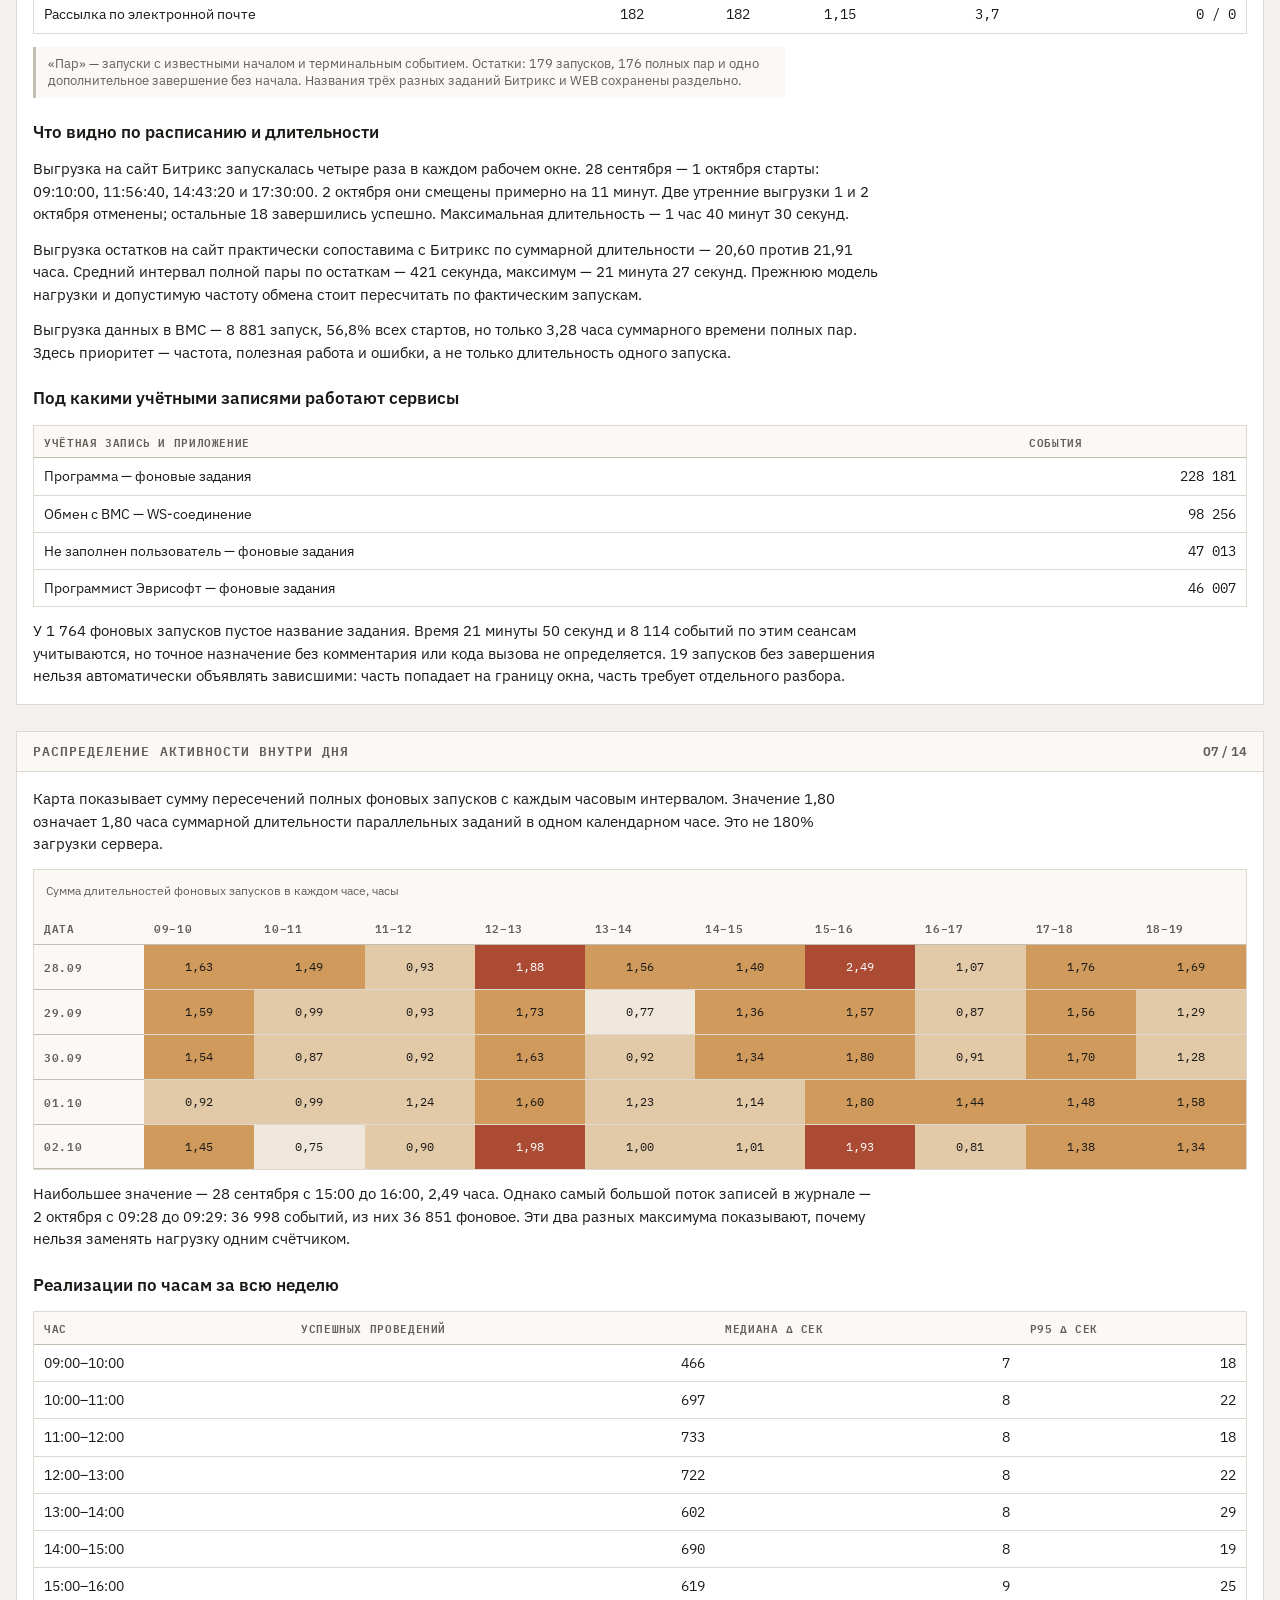
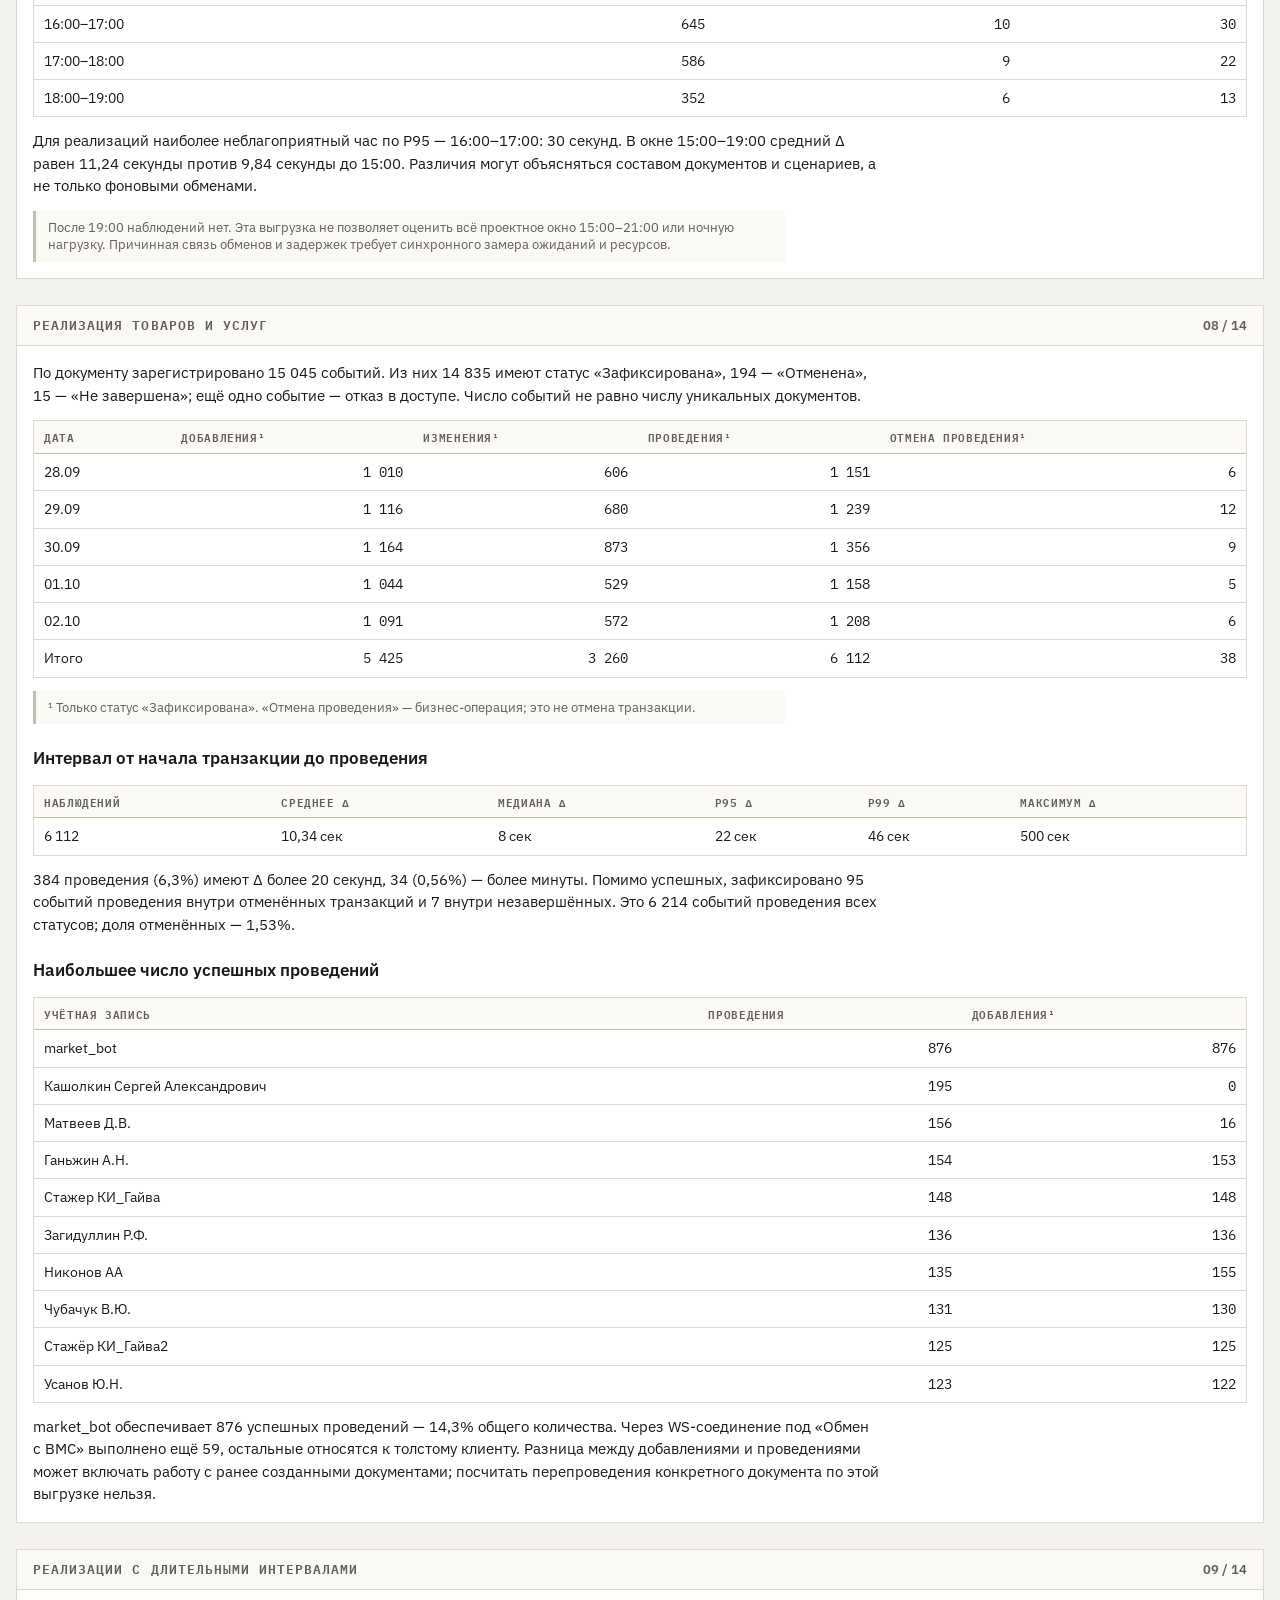
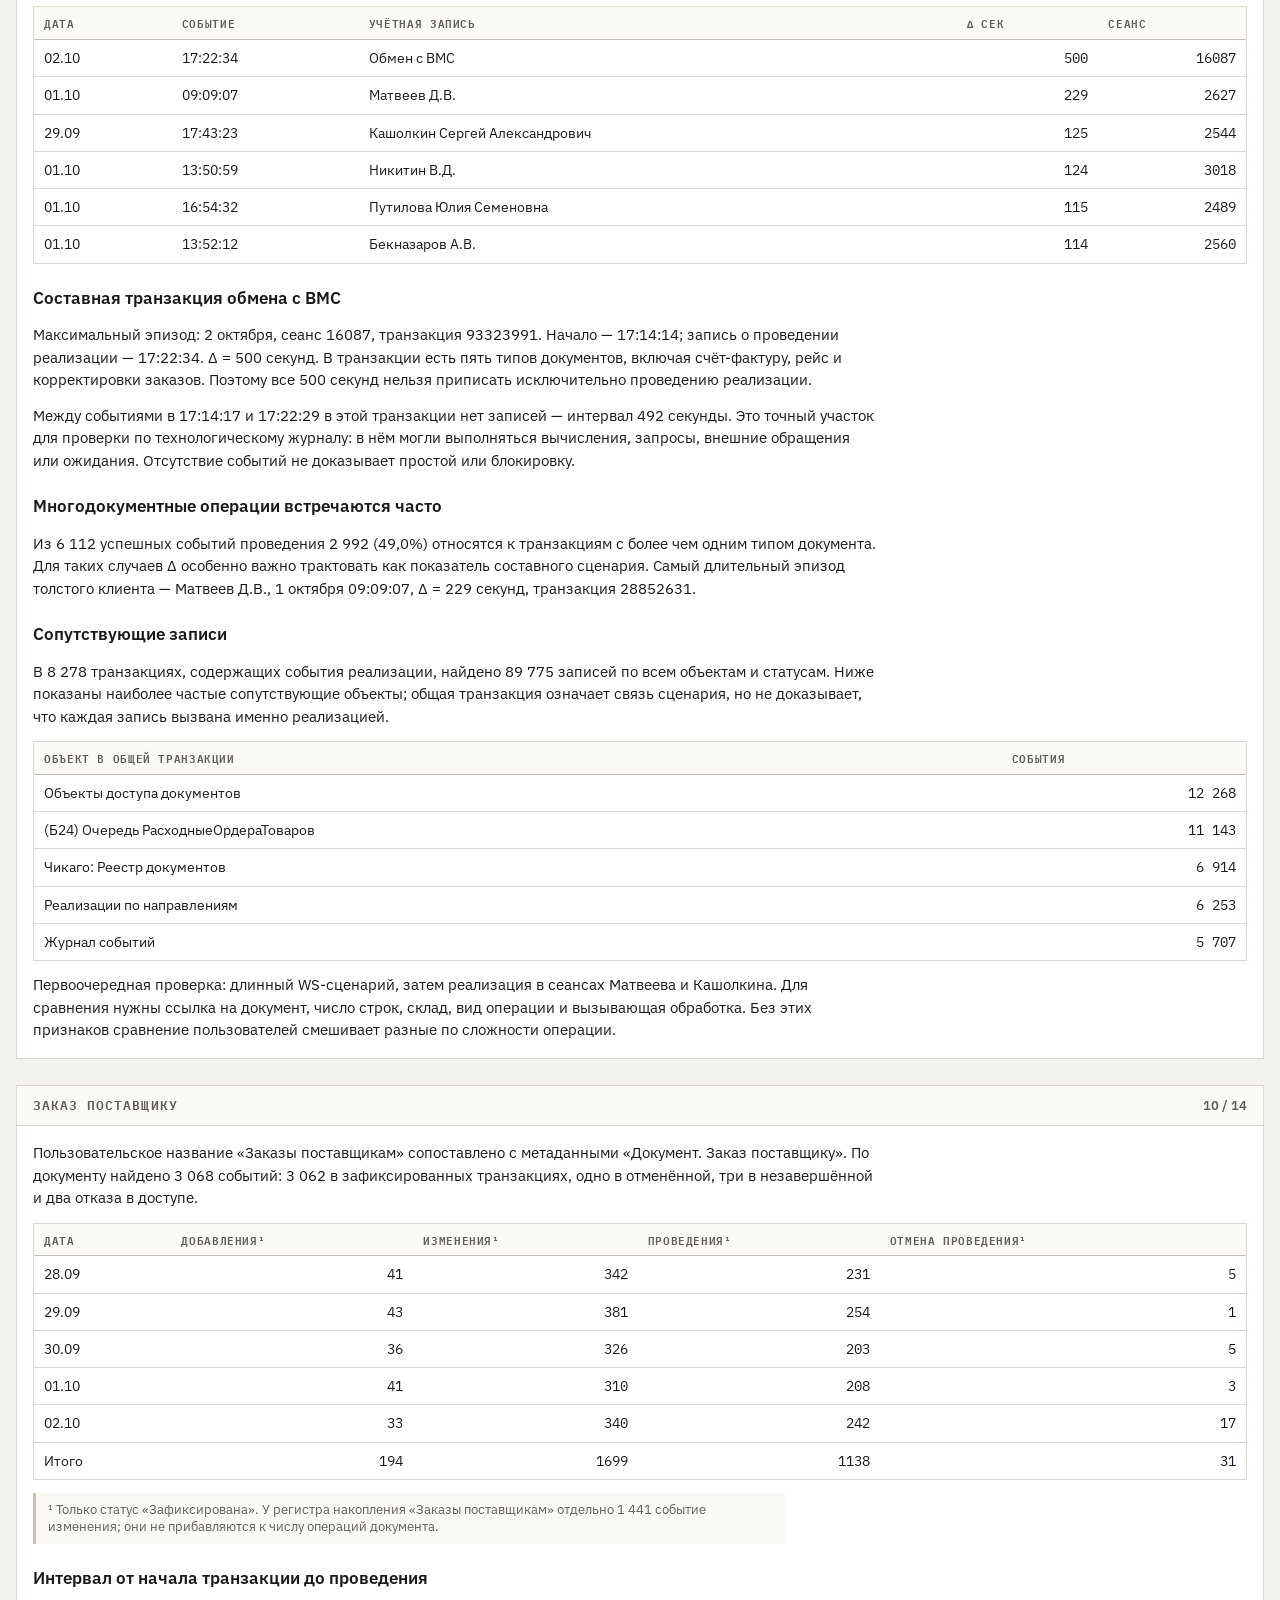
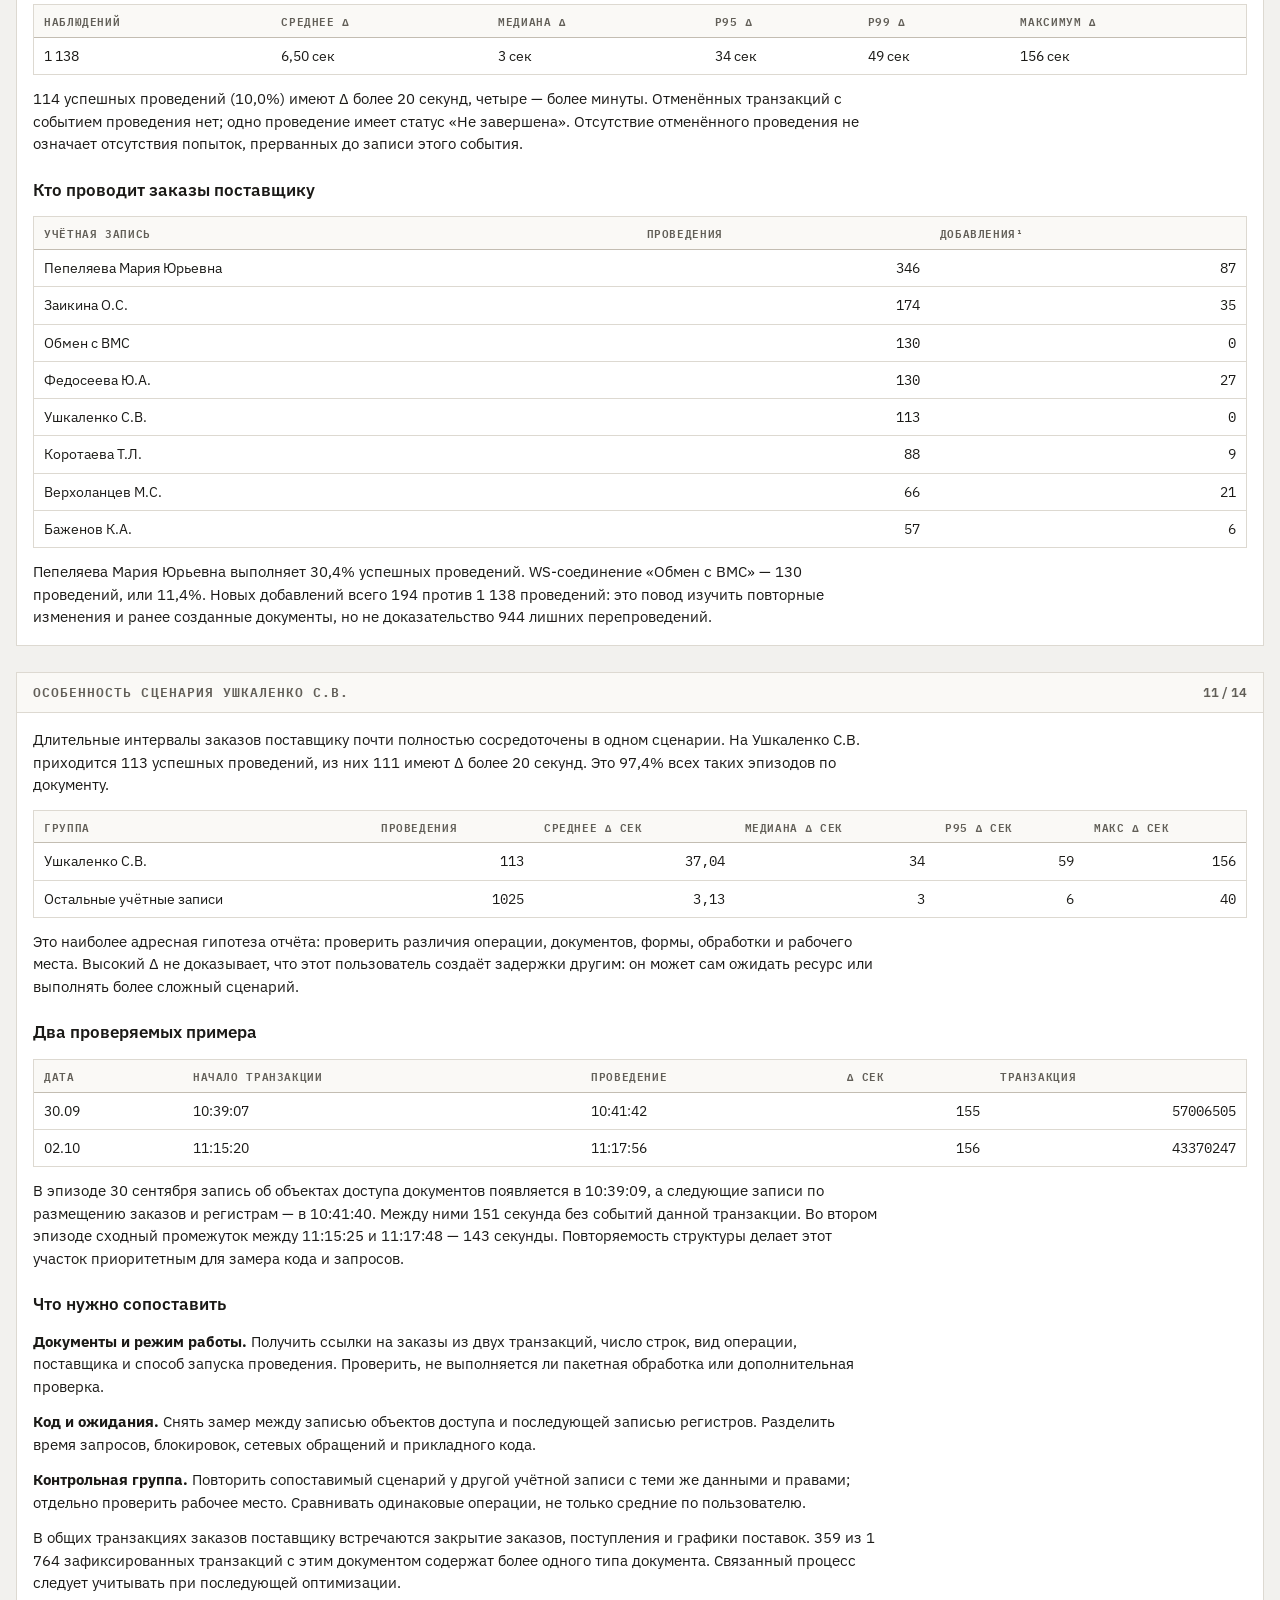
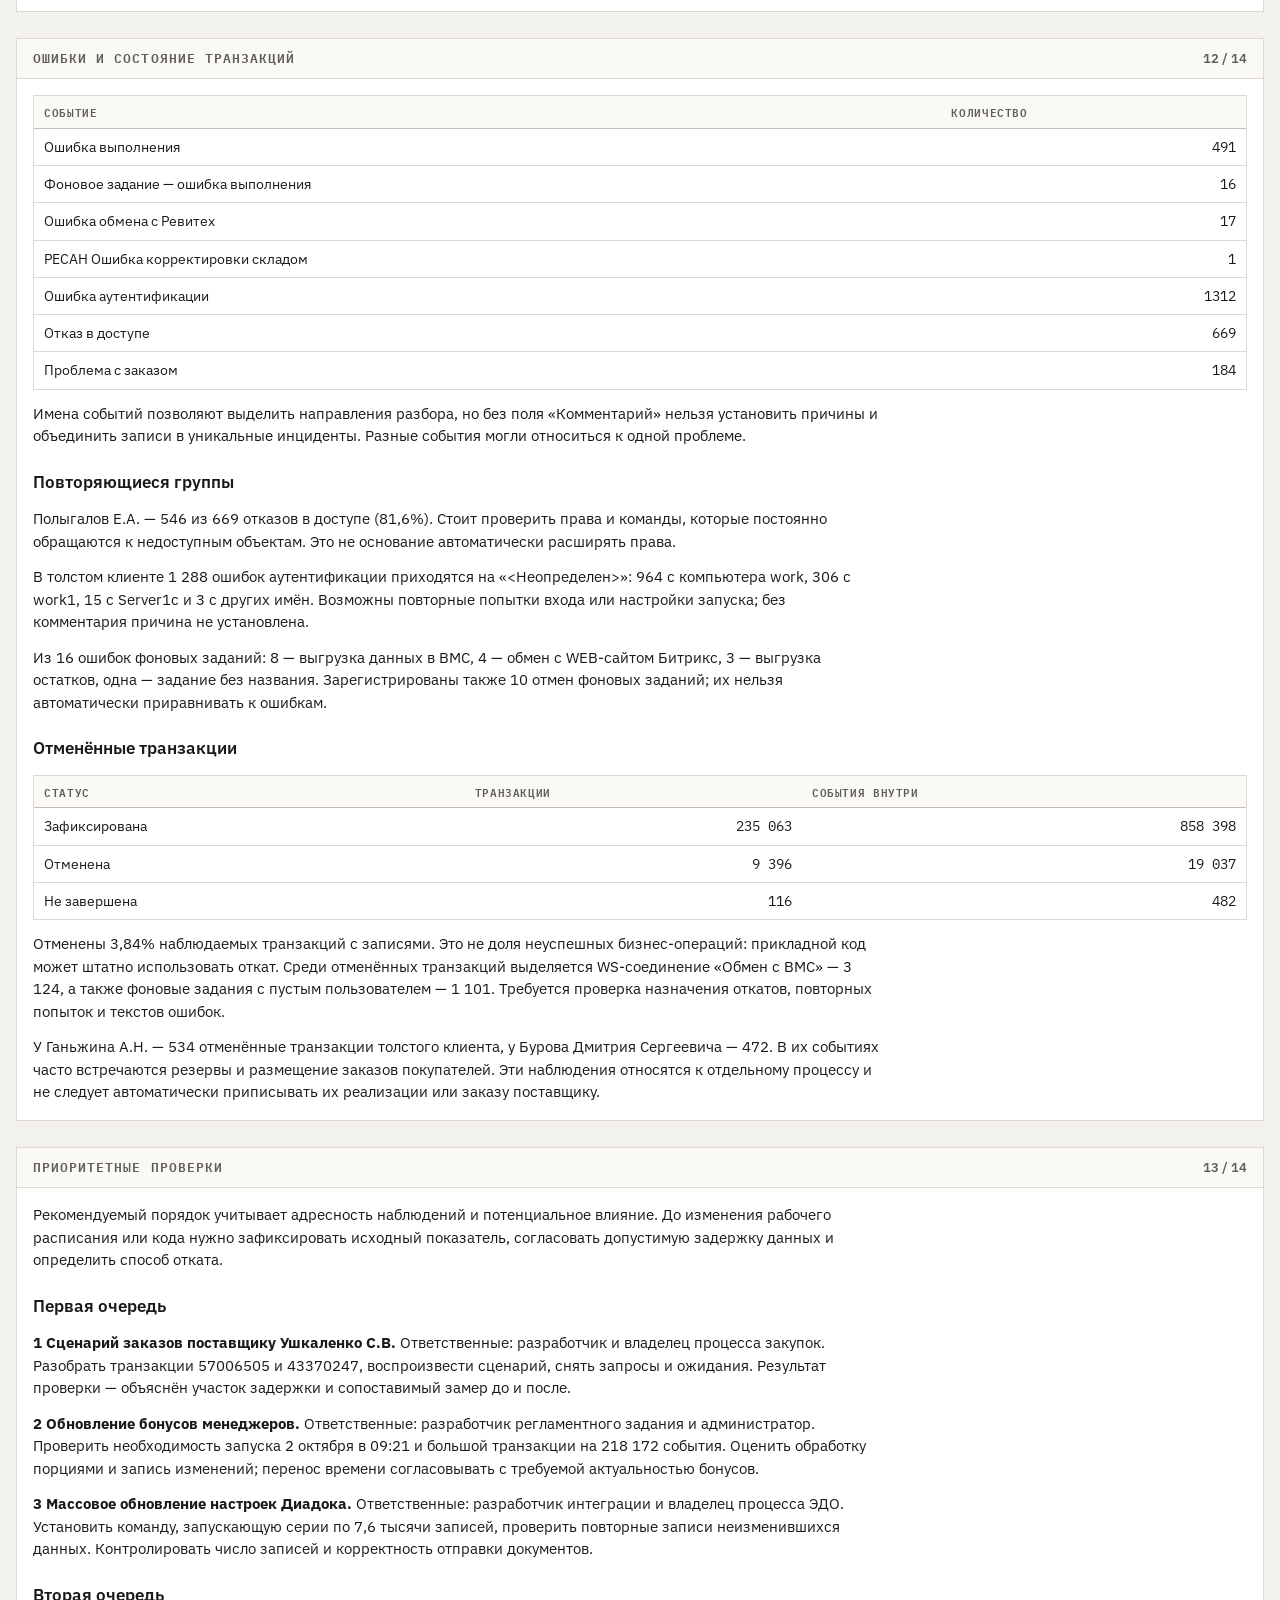
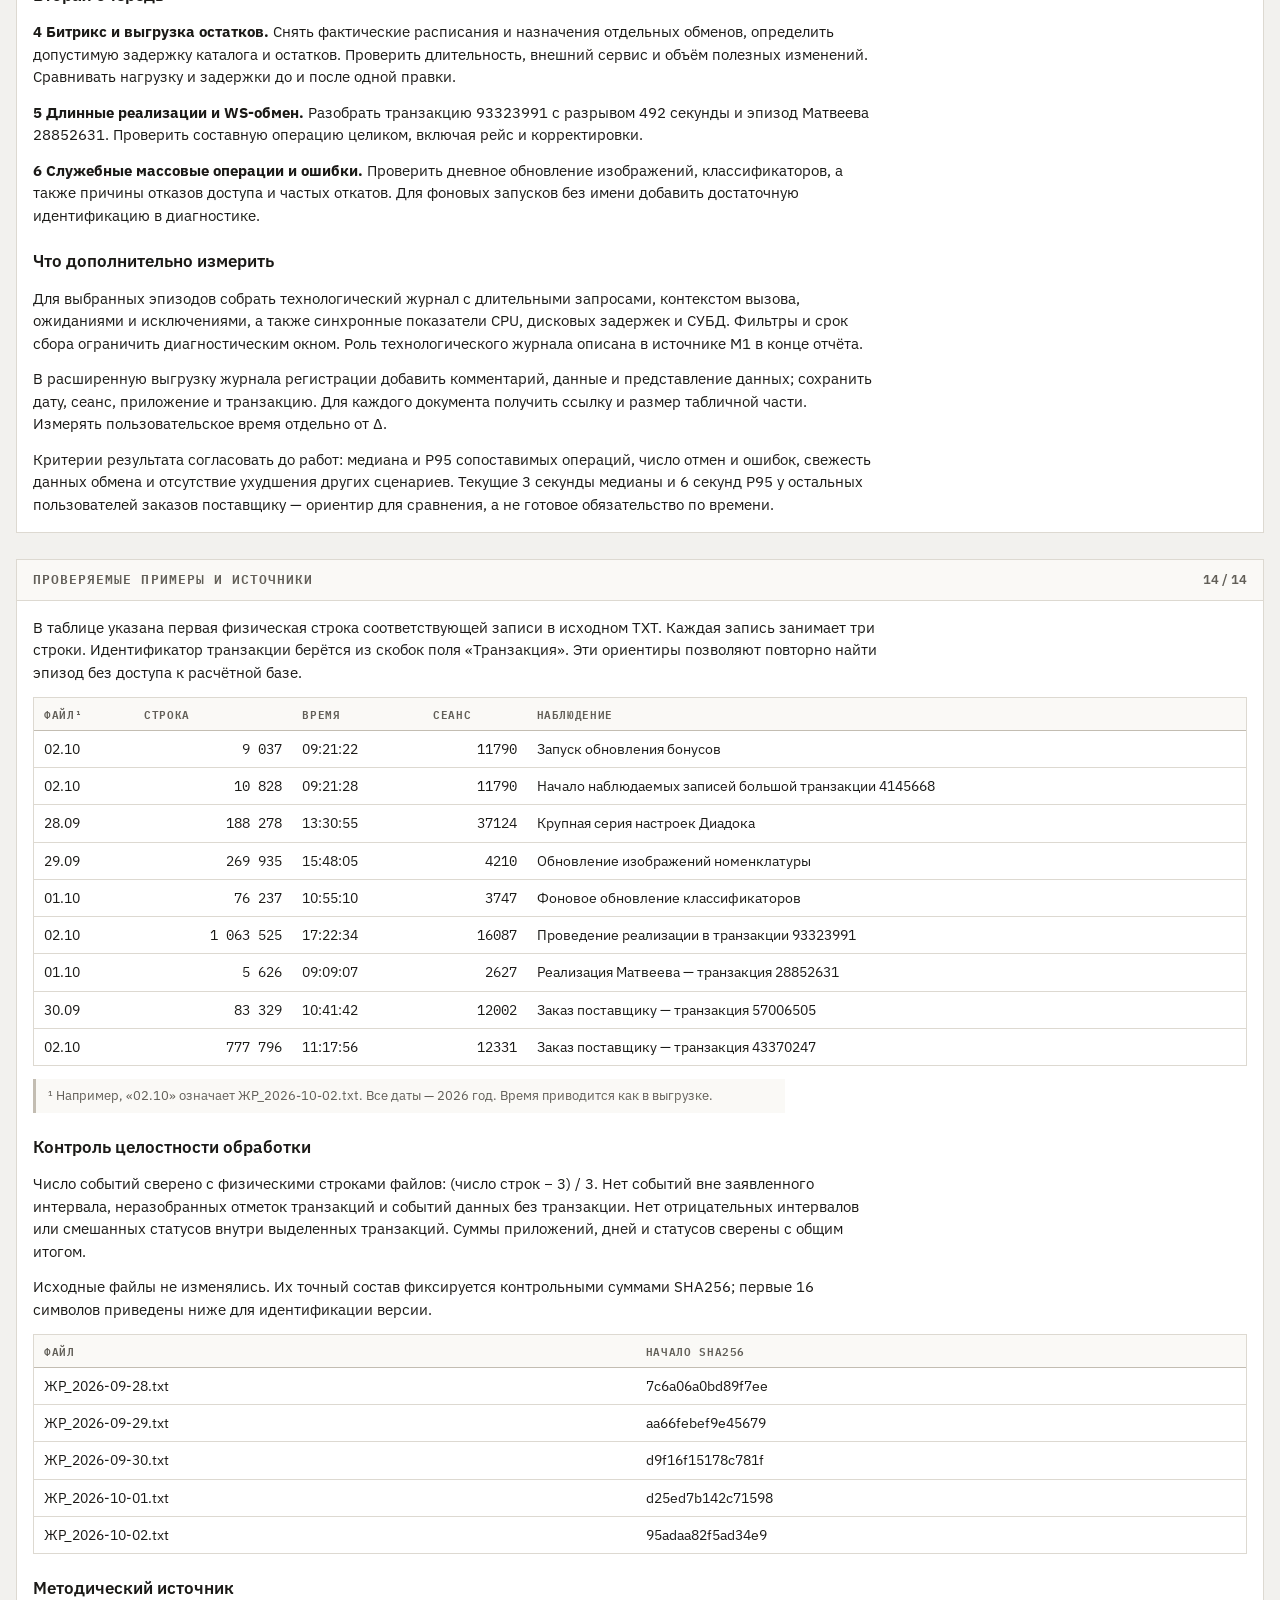
<file: reports/user-activity-audit-2026-09-28_2026-10-02.html>
<!doctype html>
<html lang="ru"><head><meta charset="utf-8"><meta name="viewport" content="width=device-width, initial-scale=1">
<title>Аудит активности пользователей · Пульт оптимизации 1С:УТ</title>
<meta name="description" content="Подробный аудит журнала регистрации 1С за 28.09–02.10.2026: пользователи, процессы, реализации, заказы поставщику и приоритетные проверки.">
<link rel="preconnect" href="https://fonts.googleapis.com">
<link rel="preconnect" href="https://fonts.gstatic.com" crossorigin="">
<link rel="stylesheet" href="https://fonts.googleapis.com/css2?family=IBM+Plex+Sans:wght@400;500;600;700&amp;family=IBM+Plex+Mono:wght@400;500;600&amp;display=swap">
<link rel="stylesheet" href="../dashboard.css"><link rel="stylesheet" href="audit.css">
</head><body class="audit-page">
<header class="bar"><div class="bar-in"><a class="return-link" href="../index.html#audit">← К пульту</a><span class="brand"><b>◤</b>РЕСАН УТ · АУДИТ АКТИВНОСТИ</span><nav class="chips" aria-label="Основные разделы отчёта"><a href="#users">пользователи</a><a href="#jobs">процессы</a><a href="#sales">реализации</a><a href="#suppliers">поставщики</a><a href="#checks">проверки</a></nav><button class="tbtn" id="th" type="button">тема</button></div></header>
<main class="page">
<div class="head"><div><h1>Активность пользователей и процессов</h1><p class="subt">Наблюдение за работой 1С:УТ · 28 сентября — 2 октября 2026 года · ежедневно с 09:00 до 19:00</p></div><div class="stamp"><span>версия проекта <b>0.5</b></span><span>Страница от 07.10.2026</span><span>Расчёты от 06.10.2026</span></div></div>
<section class="block" aria-label="Объём наблюдения"><div class="res"><div><div class="rt">Журнал регистрации</div><div class="rv">956 433</div><div class="rn">события за пять рабочих дней</div></div><div><div class="rt">Пользовательские сеансы</div><div class="rv">171</div><div class="rn">именованная учётная запись толстого клиента</div></div><div><div class="rt">Реализации</div><div class="rv">6 112</div><div class="rn">успешных событий проведения · медиана Δ 8 сек</div></div><div><div class="rt">Заказы поставщику</div><div class="rv">1 138</div><div class="rn">успешных событий проведения · медиана Δ 3 сек</div></div></div></section>
<div class="warnbox acc"><b>Как читать отчёт.</b> Количество событий отражает активность процессов под учётными записями. Для оценки потребления ресурсов нужны дополнительные замеры. Интервал Δ включает работу до события проведения внутри общей транзакции. <a href="#method">Методика и ограничения →</a></div>
<section class="block" id="contents"><h2>Навигация по отчёту <em>14 разделов</em></h2><nav class="pad report-toc" aria-label="Оглавление"><a href="#summary"><span class="mono">01</span><span>Краткие выводы</span></a><a href="#method"><span class="mono">02</span><span>Состав данных и методика</span></a><a href="#days"><span class="mono">03</span><span>Активность по дням</span></a><a href="#users"><span class="mono">04</span><span>Пользователи с наибольшей активностью</span></a><a href="#processes"><span class="mono">05</span><span>Массовые процессы в пользовательских сеансах</span></a><a href="#jobs"><span class="mono">06</span><span>Фоновые задания и обмены</span></a><a href="#hours"><span class="mono">07</span><span>Распределение активности внутри дня</span></a><a href="#sales"><span class="mono">08</span><span>Реализация товаров и услуг</span></a><a href="#sales-long"><span class="mono">09</span><span>Реализации с длительными интервалами</span></a><a href="#suppliers"><span class="mono">10</span><span>Заказ поставщику</span></a><a href="#supplier-case"><span class="mono">11</span><span>Особенность сценария Ушкаленко С.В.</span></a><a href="#errors"><span class="mono">12</span><span>Ошибки и состояние транзакций</span></a><a href="#checks"><span class="mono">13</span><span>Приоритетные проверки</span></a><a href="#sources"><span class="mono">14</span><span>Проверяемые примеры и источники</span></a></nav></section>
<section class="block" id="summary"><h2>Краткие выводы <em>01 / 14</em></h2><div class="pad report-body"><p>Основные кандидаты на проверку — массовое обновление бонусов, повторяющиеся записи настроек Диадока, длительные обмены с сайтами и отдельный сценарий проведения заказов поставщику. Журнал позволяет указать конкретные сеансы и транзакции для диагностики, но не измеряет долю CPU или дисковой нагрузки каждого пользователя.</p>
<h3>Главные результаты</h3>
<p><b>Пятничный всплеск объясняется одним заданием.</b> 2 октября обновление регистра бонусов менеджеров сформировало 218 173 события изменения за 8 минут 28 секунд. Без событий этого задания объём пятницы — 152 039 записей, сопоставимый с остальными днями.</p>
<p><b>Лидер среди учётных записей толстого клиента — Бушмакина Т.А.</b> Из 73 601 события 69 044 связаны с регистром настроек контрагентов Диадока. Это признак массового процесса в её сеансе, а не оценка действий сотрудника.</p>
<p><b>По длительности фоновых запусков лидируют обмены.</b> Выгрузка на Битрикс — 21,91 часа, выгрузка остатков — 20,60 часа, «Задание обмен с WEB - сайтом» — 10,41 часа за пять рабочих окон. Вместе это 78,5% длительности полностью наблюдаемых фоновых запусков.</p>
<p><b>У заказов поставщику найден локальный сценарий задержек.</b> 111 из 114 успешных проведений с интервалом более 20 секунд относятся к Ушкаленко С.В. Медиана этого интервала у него — 34 секунды, у остальных — 3 секунды.</p>
<p><b>У реализаций есть редкие длительные эпизоды.</b> Среди 6 112 успешных проведений медиана интервала — 8 секунд, 95-й процентиль — 22 секунды; 34 события имеют интервал более минуты. Максимум — 500 секунд в составной транзакции обмена с ВМС.</p>
<h3>Как читать показатели времени</h3>
<p>Интервал документа Δ — разница между временем события «Данные. Проведение» и временем из поля «Транзакция». Он включает предшествующую работу внутри общей транзакции и возможные ожидания. Это диагностический ориентир, а не точное время команды пользователя. Длительность фонового запуска — интервал от его запуска до завершения, ошибки или отмены.</p>
<p class="sm report-note">Отчёт подготовлен 6 октября 2026 года. Подробные ограничения расчёта — в разделе «Состав данных и методика».</p></div></section><section class="block" id="method"><h2>Состав данных и методика <em>02 / 14</em></h2><div class="pad report-body"><p>Проанализированы пять TXT-выгрузок журнала регистрации рабочей базы. Во всех файлах одинаковая структура: одно событие занимает три физические строки; первые три строки файла содержат заголовок. Все записи успешно разобраны, пропусков из-за ошибок формата нет.</p>
<div class="tw"><table><thead><tr><th scope="col">Файл</th><th scope="col">Размер МБ¹</th><th scope="col">События</th><th scope="col">Интервал</th></tr></thead><tbody><tr><td>ЖР_2026-09-28.txt</td><td class="r">41,48</td><td class="r">152 868</td><td>09:00:00–19:00:00</td></tr><tr><td>ЖР_2026-09-29.txt</td><td class="r">41,45</td><td class="r">150 136</td><td>09:00:00–19:00:00</td></tr><tr><td>ЖР_2026-09-30.txt</td><td class="r">37,02</td><td class="r">135 301</td><td>09:00:00–19:00:00</td></tr><tr><td>ЖР_2026-10-01.txt</td><td class="r">40,13</td><td class="r">147 913</td><td>09:00:00–19:00:00</td></tr><tr><td>ЖР_2026-10-02.txt</td><td class="r">99,66</td><td class="r">370 215</td><td>09:00:00–19:00:00</td></tr></tbody></table></div>
<p class="sm report-note">¹ МБ = 1 000 000 байт. Всего 259,74 МБ и 956 433 события. Граница 19:00:00 включена; в почасовых таблицах она отнесена к последнему интервалу 18:00–19:00.</p>
<h3>Правила расчёта</h3>
<p><b>События. </b>Считается каждая запись журнала. Одно действие может создавать много событий по документу и регистрам. Одинаково выглядящие записи не удалялись: без ссылки на объект нельзя считать их дублями.</p>
<p><b>Пользователи. </b>Имена сохранены как в выгрузке. Рейтинг толстого клиента отделён от фоновых заданий и сервисных соединений. Учётная запись может принадлежать сотруднику, роботу или обработке. За неделю в толстом клиенте наблюдается 171 именованная учётная запись, включая технические.</p>
<p><b>Фоновые задания. </b>Начало и терминальное событие связаны по дате и номеру сеанса. Внутри дня повторных запусков в одном фоновом сеансе не найдено. Получено 15 630 полных пар, 19 запусков без терминального события и 2 завершения без запуска. Неполные пары исключены из расчёта длительности.</p>
<p><b>Транзакции и документы. </b>Ключ транзакции — дата, сеанс и полное поле «Транзакция» с отметкой времени и номером. Выделено 244 575 транзакций. События «Заказ поставщику» отделены от одноимённого по смыслу регистра «Заказы поставщикам».</p>
<p><b>Медиана и P95. </b>Медиана делит наблюдения пополам. P95 — значение, не превышенное как минимум в 95% наблюдений; применён метод ближайшего ранга. В таблицах времени документов использованы только проведения со статусом «Зафиксирована».</p>
<h3>Границы выводов</h3>
<p>Нет колонок «Комментарий», «Данные» и «Представление данных»: нельзя назвать номера документов, доказать повторное проведение одного объекта или установить текст ошибки. Нет замеров CPU, памяти, диска, запросов и ожиданий блокировок. Чтения и открытие форм не представлены как полный перечень пользовательских действий. Полнота проверена внутри переданных файлов; настройки регистрации событий на сервере не проверялись.</p>
<p>Точность времени — одна секунда. Δ не является длительностью всей транзакции до её фиксации. У 7 транзакций начало предшествует 09:00. Статус «Не завершена» описывает состояние в выгрузке и сам по себе не доказывает зависание. Часовой пояс принят как в исходном журнале, без преобразования.</p></div></section><section class="block" id="days"><h2>Активность по дням <em>03 / 14</em></h2><div class="pad report-body"><div class="tw"><table><thead><tr><th scope="col">Дата</th><th scope="col">Все события</th><th scope="col">Толстый клиент</th><th scope="col">Фоновые</th><th scope="col">WS</th></tr></thead><tbody><tr><td>28.09</td><td class="r">152 868</td><td class="r">112 087</td><td class="r">18 690</td><td class="r">21 934</td></tr><tr><td>29.09</td><td class="r">150 136</td><td class="r">112 705</td><td class="r">18 314</td><td class="r">18 999</td></tr><tr><td>30.09</td><td class="r">135 301</td><td class="r">96 823</td><td class="r">18 667</td><td class="r">19 678</td></tr><tr><td>01.10</td><td class="r">147 913</td><td class="r">100 595</td><td class="r">27 172</td><td class="r">20 003</td></tr><tr><td>02.10</td><td class="r">370 215</td><td class="r">106 881</td><td class="r">245 591</td><td class="r">17 642</td></tr></tbody></table></div>
<p class="sm report-note">В общий итог также входят 652 события HTTP-соединений и прочих приложений. WS — соединения веб-сервиса, в этих выгрузках учётная запись «Обмен с ВМС».</p>
<div class="daily-chart" role="img" aria-label="Количество событий по дням. Числовые значения приведены в таблице выше."><div class="lgd"><span><i class="sq client-color"></i>Толстый клиент</span><span><i class="sq bg-color"></i>Фоновые задания</span><span><i class="sq ws-color"></i>WS-соединение</span></div>
<div class="daily-row"><span class="mono">28.09</span><div class="daily-track">
<span class="client-color" style="width:30.2762%" title="Толстый клиент: 112 087"></span>
<span class="bg-color" style="width:5.0484%" title="Фоновое задание: 18 690"></span>
<span class="ws-color" style="width:5.9247%" title="WS-соединение: 21 934"></span>
</div><b class="mono">152 868</b></div>
<div class="daily-row"><span class="mono">29.09</span><div class="daily-track">
<span class="client-color" style="width:30.4431%" title="Толстый клиент: 112 705"></span>
<span class="bg-color" style="width:4.9469%" title="Фоновое задание: 18 314"></span>
<span class="ws-color" style="width:5.1319%" title="WS-соединение: 18 999"></span>
</div><b class="mono">150 136</b></div>
<div class="daily-row"><span class="mono">30.09</span><div class="daily-track">
<span class="client-color" style="width:26.1532%" title="Толстый клиент: 96 823"></span>
<span class="bg-color" style="width:5.0422%" title="Фоновое задание: 18 667"></span>
<span class="ws-color" style="width:5.3153%" title="WS-соединение: 19 678"></span>
</div><b class="mono">135 301</b></div>
<div class="daily-row"><span class="mono">01.10</span><div class="daily-track">
<span class="client-color" style="width:27.1720%" title="Толстый клиент: 100 595"></span>
<span class="bg-color" style="width:7.3395%" title="Фоновое задание: 27 172"></span>
<span class="ws-color" style="width:5.4031%" title="WS-соединение: 20 003"></span>
</div><b class="mono">147 913</b></div>
<div class="daily-row"><span class="mono">02.10</span><div class="daily-track">
<span class="client-color" style="width:28.8700%" title="Толстый клиент: 106 881"></span>
<span class="bg-color" style="width:66.3374%" title="Фоновое задание: 245 591"></span>
<span class="ws-color" style="width:4.7653%" title="WS-соединение: 17 642"></span>
</div><b class="mono">370 215</b></div>
</div>
<p>Объём первых четырёх дней находится в диапазоне 135 301–152 868 событий. Пятница даёт 370 215 событий — в 2,53 раза больше среднего этих дней. При этом активность толстого клиента в пятницу составляет 106 881 событие и остаётся внутри диапазона недели.</p>
<p>Рост относится главным образом к фоновому обновлению бонусов. Доля его 218 173 событий изменения — 58,9% пятницы и 22,8% всей недели. Поэтому недельный рейтинг по количеству записей без выделения этого эпизода сильно искажает представление о типичном рабочем дне.</p>
<h3>Структура недели</h3>
<div class="tw"><table><thead><tr><th scope="col">Источник</th><th scope="col">События</th><th scope="col">Доля</th></tr></thead><tbody><tr><td>Толстый клиент</td><td class="r">529 091</td><td class="r">55,3%</td></tr><tr><td>Фоновые задания</td><td class="r">328 434</td><td class="r">34,3%</td></tr><tr><td>WS-соединение</td><td class="r">98 256</td><td class="r">10,3%</td></tr><tr><td>HTTP и прочие приложения</td><td class="r">652</td><td class="r">0,1%</td></tr></tbody></table></div>
<p>Тонкий клиент представлен только 10 служебными событиями двух коротких сеансов, без изменений данных. Это не подтверждает выполнение рабочих сценариев в тонком клиенте и не решает вопрос его пригодности для конфигурации.</p></div></section><section class="block" id="users"><h2>Пользователи с наибольшей активностью <em>04 / 14</em></h2><div class="pad report-body"><p>Рейтинг включает события приложения «Толстый клиент». Показатель отражает объём зарегистрированной активности, а не фактическое потребление ресурсов. Технические учётные записи оставлены и явно видны в списке.</p>
<div class="user-controls"><label for="user-search">Найти пользователя или процесс</label><input id="user-search" type="search" placeholder="Например, Бушмакина или Диадок" autocomplete="off"><button id="all-users" type="button" aria-expanded="false" aria-controls="user-table">Показать все 171</button><span id="user-count" class="sm" role="status" aria-live="polite">171 учётная запись</span></div>
<div class="tw"><table id="user-table"><thead><tr><th scope="col">Учётная запись</th><th scope="col">События</th><th scope="col">Доля¹</th><th scope="col">Самый частый объект</th></tr></thead><tbody><tr><td>Бушмакина Т.А.</td><td class="r">73 601</td><td class="r">13,9%</td><td>Диадок: Настройки контрагентов</td></tr><tr><td>Тараканов Г.Е.</td><td class="r">26 408</td><td class="r">5,0%</td><td>Значения свойств объектов</td></tr><tr><td>Программист ИТ Новоструев С..</td><td class="r">16 698</td><td class="r">3,2%</td><td>ITP: Изображения номенклатуры</td></tr><tr><td>Шилова Е.А.</td><td class="r">15 797</td><td class="r">3,0%</td><td>Объекты доступа документов</td></tr><tr><td>market_bot</td><td class="r">13 672</td><td class="r">2,6%</td><td>Реализация товаров и услуг</td></tr><tr><td>Фролова Ю.Н.</td><td class="r">11 175</td><td class="r">2,1%</td><td>Рейс</td></tr><tr><td>Пепеляева Мария Юрьевна</td><td class="r">11 088</td><td class="r">2,1%</td><td>Объекты доступа документов</td></tr><tr><td>Ганьжин А.Н.</td><td class="r">11 079</td><td class="r">2,1%</td><td>Заказ покупателя</td></tr><tr><td>Баженов К.А.</td><td class="r">10 819</td><td class="r">2,0%</td><td>Соответствие товара по паставщикам</td></tr><tr><td>Буров Дмитрий Сергеевич</td><td class="r">9 581</td><td class="r">1,8%</td><td>Заказ покупателя</td></tr><tr><td>Свечникова АП</td><td class="r">7 133</td><td class="r">1,3%</td><td>Заказ покупателя</td></tr><tr><td>Путилова Юлия Семеновна</td><td class="r">7 090</td><td class="r">1,3%</td><td>Заказ покупателя</td></tr><tr><td>Сальникова А.В.</td><td class="r">7 056</td><td class="r">1,3%</td><td>Объекты доступа документов</td></tr><tr><td>Усанов Ю.Н.</td><td class="r">6 894</td><td class="r">1,3%</td><td>Заказ покупателя</td></tr><tr><td>Никитин В.Д.</td><td class="r">6 879</td><td class="r">1,3%</td><td>Объекты доступа документов</td></tr><tr><td>Кашолкин Сергей Александрович</td><td class="r">6 851</td><td class="r">1,3%</td><td>Задача. Задачи пользователя</td></tr><tr><td>Никонов АА</td><td class="r">6 828</td><td class="r">1,3%</td><td>Объекты доступа документов</td></tr><tr><td>Чубачук В.Ю.</td><td class="r">6 700</td><td class="r">1,3%</td><td>Объекты доступа документов</td></tr><tr><td>Пантелеев Д.Ю ПГС</td><td class="r">6 463</td><td class="r">1,2%</td><td>Заказ покупателя</td></tr><tr><td>Загидуллин Р.Ф.</td><td class="r">5 496</td><td class="r">1,0%</td><td>Объекты доступа документов</td></tr><tr><td>Стажер КИ_Гайва</td><td class="r">5 469</td><td class="r">1,0%</td><td>Объекты доступа документов</td></tr><tr><td>Матвеев Д.В.</td><td class="r">5 468</td><td class="r">1,0%</td><td>Задача. Задачи пользователя</td></tr><tr><td>Чувилин А.Н.</td><td class="r">5 322</td><td class="r">1,0%</td><td>Заказ покупателя</td></tr><tr><td>Клевакин Никита Андреевич</td><td class="r">5 189</td><td class="r">1,0%</td><td>Заказ покупателя</td></tr><tr><td>Заикина О.С.</td><td class="r">4 990</td><td class="r">0,9%</td><td>Объекты доступа документов</td></tr><tr><td>Кривощеков А.А.</td><td class="r">4 939</td><td class="r">0,9%</td><td>Объекты доступа документов</td></tr><tr><td>Порозова А.С.</td><td class="r">4 865</td><td class="r">0,9%</td><td>Объекты доступа документов</td></tr><tr><td>Стажёр КИ_Гайва2</td><td class="r">4 848</td><td class="r">0,9%</td><td>Объекты доступа документов</td></tr><tr><td>Ермакова С.Н.</td><td class="r">4 690</td><td class="r">0,9%</td><td>Заказ покупателя</td></tr><tr><td>Семенов Б.В.</td><td class="r">4 676</td><td class="r">0,9%</td><td>Заказ покупателя</td></tr><tr><td>Деменев Д.И.</td><td class="r">4 664</td><td class="r">0,9%</td><td>Рассылка по электронной почте</td></tr><tr><td>Шулев М.Ю.</td><td class="r">4 530</td><td class="r">0,9%</td><td>Объекты доступа документов</td></tr><tr><td>Коршенюк СН</td><td class="r">4 213</td><td class="r">0,8%</td><td>Объекты доступа документов</td></tr><tr><td>Смирноваа О.В.</td><td class="r">4 164</td><td class="r">0,8%</td><td>Объекты доступа документов</td></tr><tr><td>Чиртулов В.В.</td><td class="r">4 122</td><td class="r">0,8%</td><td>Объекты доступа документов</td></tr><tr><td>МочаловИВ_РФ</td><td class="r">4 101</td><td class="r">0,8%</td><td>Объекты доступа документов</td></tr><tr><td>Васев ЯА</td><td class="r">4 057</td><td class="r">0,8%</td><td>Значения свойств объектов</td></tr><tr><td>Заводов Андрей Александрович</td><td class="r">3 932</td><td class="r">0,7%</td><td>Объекты доступа документов</td></tr><tr><td>Белов А.С.</td><td class="r">3 830</td><td class="r">0,7%</td><td>Заказ покупателя</td></tr><tr><td>Аликин Д.М.</td><td class="r">3 557</td><td class="r">0,7%</td><td>Объекты доступа документов</td></tr><tr><td>Кочкин А.А.</td><td class="r">3 552</td><td class="r">0,7%</td><td>Объекты доступа документов</td></tr><tr><td>Багина НА</td><td class="r">3 501</td><td class="r">0,7%</td><td>Заказ покупателя</td></tr><tr><td>Ахметханов Р.Р.</td><td class="r">3 426</td><td class="r">0,6%</td><td>Объекты доступа документов</td></tr><tr><td>Галкин А.Ю.</td><td class="r">3 351</td><td class="r">0,6%</td><td>Объекты доступа документов</td></tr><tr><td>Подлесных А.В.</td><td class="r">3 301</td><td class="r">0,6%</td><td>Претензия</td></tr><tr><td>Синцев Д.Н.</td><td class="r">3 262</td><td class="r">0,6%</td><td>Формат ценников</td></tr><tr><td>Уфимцев В.А.</td><td class="r">3 245</td><td class="r">0,6%</td><td>Объекты доступа документов</td></tr><tr><td>Акбашева И.Р.</td><td class="r">3 215</td><td class="r">0,6%</td><td>Адресный классификатор</td></tr><tr><td>Худякова А.Ю.</td><td class="r">3 212</td><td class="r">0,6%</td><td>Заказ покупателя</td></tr><tr><td>ДЦ_Кореков Э.Н.</td><td class="r">3 176</td><td class="r">0,6%</td><td>Объекты доступа документов</td></tr><tr><td>НоговицынМВ_ПК</td><td class="r">3 174</td><td class="r">0,6%</td><td>Объекты доступа документов</td></tr><tr><td>Подлесных Дмитрий Владимирович</td><td class="r">3 145</td><td class="r">0,6%</td><td>Объекты доступа документов</td></tr><tr><td>Федосеева Ю.А.</td><td class="r">2 946</td><td class="r">0,6%</td><td>Объекты доступа документов</td></tr><tr><td>Дерябин РВ</td><td class="r">2 925</td><td class="r">0,6%</td><td>Объекты доступа документов</td></tr><tr><td>Обухов Е.А.</td><td class="r">2 905</td><td class="r">0,5%</td><td>Объекты доступа документов</td></tr><tr><td>Богданова АА СЦ</td><td class="r">2 890</td><td class="r">0,5%</td><td>Объекты доступа документов</td></tr><tr><td>Голубев А.С.</td><td class="r">2 842</td><td class="r">0,5%</td><td>Объекты доступа документов</td></tr><tr><td>Никонова В.А.</td><td class="r">2 779</td><td class="r">0,5%</td><td>Заказ покупателя</td></tr><tr><td>Филимонова СГ</td><td class="r">2 723</td><td class="r">0,5%</td><td>Объекты доступа документов</td></tr><tr><td>Коротаева Т.Л.</td><td class="r">2 702</td><td class="r">0,5%</td><td>Значения свойств объектов</td></tr><tr><td>Осипов А.А.</td><td class="r">2 696</td><td class="r">0,5%</td><td>Объекты доступа документов</td></tr><tr><td>Мошева Н.В.</td><td class="r">2 695</td><td class="r">0,5%</td><td>Логирование номенклатуры</td></tr><tr><td>Желудков Сергей Леонидович</td><td class="r">2 670</td><td class="r">0,5%</td><td>Объекты доступа документов</td></tr><tr><td>Белобородова ТВ</td><td class="r">2 642</td><td class="r">0,5%</td><td>Объекты доступа документов</td></tr><tr><td>Борисов ИВ</td><td class="r">2 629</td><td class="r">0,5%</td><td>Объекты доступа документов</td></tr><tr><td>Омельченко Р.С.</td><td class="r">2 627</td><td class="r">0,5%</td><td>Объекты доступа документов</td></tr><tr><td>Бекназаров А.В.</td><td class="r">2 544</td><td class="r">0,5%</td><td>Объекты доступа документов</td></tr><tr><td>Полыгалов Е.А.</td><td class="r">2 500</td><td class="r">0,5%</td><td>Заказ покупателя</td></tr><tr><td>Главатских АВ</td><td class="r">2 486</td><td class="r">0,5%</td><td>Объекты доступа документов</td></tr><tr><td>Аликина Е.С.</td><td class="r">2 443</td><td class="r">0,5%</td><td>Объекты доступа документов</td></tr><tr><td>Винецкий Л.Р.</td><td class="r">2 443</td><td class="r">0,5%</td><td>Объекты доступа документов</td></tr><tr><td>Николищенко А.Н.</td><td class="r">2 416</td><td class="r">0,5%</td><td>Объекты доступа документов</td></tr><tr><td>Оконешников ДН</td><td class="r">2 360</td><td class="r">0,4%</td><td>Объекты доступа документов</td></tr><tr><td>Попов ВВ</td><td class="r">2 236</td><td class="r">0,4%</td><td>Заказ покупателя</td></tr><tr><td>Самойлов ГЛ</td><td class="r">2 182</td><td class="r">0,4%</td><td>Объекты доступа документов</td></tr><tr><td>КраковскийДР</td><td class="r">2 144</td><td class="r">0,4%</td><td>Объекты доступа документов</td></tr><tr><td>Столбова О.Г.</td><td class="r">2 140</td><td class="r">0,4%</td><td>Объекты доступа документов</td></tr><tr><td>Ковач Е.Л.</td><td class="r">2 070</td><td class="r">0,4%</td><td>Объекты доступа документов</td></tr><tr><td>Усманов В.Р.</td><td class="r">2 058</td><td class="r">0,4%</td><td>Объекты доступа документов</td></tr><tr><td>Мокрушин С.А.</td><td class="r">1 957</td><td class="r">0,4%</td><td>Объекты доступа документов</td></tr><tr><td>Питиляк И.Н.</td><td class="r">1 948</td><td class="r">0,4%</td><td>Объекты доступа документов</td></tr><tr><td>Рогожин Р.В.</td><td class="r">1 829</td><td class="r">0,3%</td><td>Объекты доступа документов</td></tr><tr><td>Ермакова Олеся Григорьевна</td><td class="r">1 770</td><td class="r">0,3%</td><td>Заказ покупателя</td></tr><tr><td>Горбушина ТА</td><td class="r">1 732</td><td class="r">0,3%</td><td>Объекты доступа документов</td></tr><tr><td>Пайкин С.В.</td><td class="r">1 712</td><td class="r">0,3%</td><td>Объекты доступа документов</td></tr><tr><td>Колосовский АГ</td><td class="r">1 711</td><td class="r">0,3%</td><td>Статьи движения денежных средств</td></tr><tr><td>Егорова С.Б.</td><td class="r">1 668</td><td class="r">0,3%</td><td>Заказ покупателя</td></tr><tr><td>Соловьев Р.С.</td><td class="r">1 652</td><td class="r">0,3%</td><td>Контрагенты</td></tr><tr><td>СтажерЗакамск</td><td class="r">1 622</td><td class="r">0,3%</td><td>Объекты доступа документов</td></tr><tr><td>Шиндин Н.В.</td><td class="r">1 583</td><td class="r">0,3%</td><td>Объекты доступа документов</td></tr><tr><td>Блинников Дмитрий</td><td class="r">1 552</td><td class="r">0,3%</td><td>Объекты доступа документов</td></tr><tr><td>БулатовВС_ПК</td><td class="r">1 473</td><td class="r">0,3%</td><td>Задача. Задачи пользователя</td></tr><tr><td>Александр Владимирович Носков</td><td class="r">1 466</td><td class="r">0,3%</td><td>Заказ покупателя</td></tr><tr><td>Ушкаленко С.В.</td><td class="r">1 454</td><td class="r">0,3%</td><td>Заказ поставщику</td></tr><tr><td>Смирнова И В</td><td class="r">1 446</td><td class="r">0,3%</td><td>Объекты доступа документов</td></tr><tr><td>Стажер ВП2</td><td class="r">1 419</td><td class="r">0,3%</td><td>Объекты доступа документов</td></tr><tr><td>Худышкин Е.И.</td><td class="r">1 262</td><td class="r">0,2%</td><td>Заказ покупателя</td></tr><tr><td>Зуев С.А.</td><td class="r">1 226</td><td class="r">0,2%</td><td>Формат ценников</td></tr><tr><td>Яковлева А.И.</td><td class="r">1 217</td><td class="r">0,2%</td><td>Объекты доступа документов</td></tr><tr><td>Шипова Ю.Н.</td><td class="r">1 190</td><td class="r">0,2%</td><td>Объекты доступа документов</td></tr><tr><td>Пономарева А.И.</td><td class="r">1 187</td><td class="r">0,2%</td><td>Заказ покупателя</td></tr><tr><td>БлинниковАН_ДС</td><td class="r">1 011</td><td class="r">0,2%</td><td>Установка цен номенклатуры</td></tr><tr><td>Гилева Юля</td><td class="r">963</td><td class="r">0,2%</td><td>Информация по документам</td></tr><tr><td>Дёмин А.С.</td><td class="r">922</td><td class="r">0,2%</td><td>Объекты доступа документов</td></tr><tr><td>Кравцова Александра Ивановна</td><td class="r">900</td><td class="r">0,2%</td><td>Объекты доступа документов</td></tr><tr><td>Казначеевская А.C.</td><td class="r">886</td><td class="r">0,2%</td><td>Объекты доступа документов</td></tr><tr><td>Габов Н.В.</td><td class="r">885</td><td class="r">0,2%</td><td>Объекты доступа документов</td></tr><tr><td>Верхоланцев М.С.</td><td class="r">867</td><td class="r">0,2%</td><td>Заказ поставщику</td></tr><tr><td>Газизов Р.Ш.</td><td class="r">785</td><td class="r">0,1%</td><td>Объекты доступа документов</td></tr><tr><td>Хамитов  И.Х.</td><td class="r">783</td><td class="r">0,1%</td><td>Объекты доступа документов</td></tr><tr><td>Зорина Е.Н.</td><td class="r">774</td><td class="r">0,1%</td><td>Объекты доступа документов</td></tr><tr><td>Розенберг Е.А.</td><td class="r">762</td><td class="r">0,1%</td><td>Заказ покупателя</td></tr><tr><td>Хусаенов Д.В.</td><td class="r">759</td><td class="r">0,1%</td><td>Перемещение товаров</td></tr><tr><td>Ившина Е.А.</td><td class="r">755</td><td class="r">0,1%</td><td>Заказ покупателя</td></tr><tr><td>Багаутдинова А. М,</td><td class="r">730</td><td class="r">0,1%</td><td>Заказ покупателя</td></tr><tr><td>Капустина И.Л.</td><td class="r">722</td><td class="r">0,1%</td><td>Объекты доступа документов</td></tr><tr><td>Гаврилова О.М.</td><td class="r">701</td><td class="r">0,1%</td><td>Объекты доступа документов</td></tr><tr><td>Дорожкин А.С.</td><td class="r">677</td><td class="r">0,1%</td><td>Объекты доступа документов</td></tr><tr><td>Никифорова Е В</td><td class="r">661</td><td class="r">0,1%</td><td>Объекты доступа документов</td></tr><tr><td>Касса МНВ</td><td class="r">617</td><td class="r">0,1%</td><td>Объекты доступа документов</td></tr><tr><td>Медведев АВ</td><td class="r">617</td><td class="r">0,1%</td><td>Объекты доступа документов</td></tr><tr><td>Толстошеин А.С.</td><td class="r">611</td><td class="r">0,1%</td><td>Профили для филиалов</td></tr><tr><td>Ляпцев М.А.</td><td class="r">607</td><td class="r">0,1%</td><td>Объекты доступа документов</td></tr><tr><td>Ситникова Е.А.</td><td class="r">598</td><td class="r">0,1%</td><td>Установка цен номенклатуры</td></tr><tr><td>Дудоров Д.С.</td><td class="r">586</td><td class="r">0,1%</td><td>Объекты доступа документов</td></tr><tr><td>Программист ИТ Костаков А</td><td class="r">578</td><td class="r">0,1%</td><td>Счет-фактура выданный</td></tr><tr><td>Габова Н.М.</td><td class="r">482</td><td class="r">0,1%</td><td>Объекты доступа документов</td></tr><tr><td>Дорогов Е.А.</td><td class="r">461</td><td class="r">0,1%</td><td>Строки заказов покупателей</td></tr><tr><td>Наговицына Е.А.</td><td class="r">458</td><td class="r">0,1%</td><td>Логирование номенклатуры</td></tr><tr><td>Подборнова АВ</td><td class="r">436</td><td class="r">0,1%</td><td>Объекты доступа документов</td></tr><tr><td>Чудинова Ю.Ю.</td><td class="r">431</td><td class="r">0,1%</td><td>Объекты доступа документов</td></tr><tr><td>Дускаева И.Н.</td><td class="r">367</td><td class="r">0,1%</td><td>Объекты доступа документов</td></tr><tr><td>Заварухин К.Ю.</td><td class="r">366</td><td class="r">0,1%</td><td>Объекты доступа документов</td></tr><tr><td>Бухгалтер ЦОЙ Д.В.</td><td class="r">306</td><td class="r">0,1%</td><td>Объекты доступа документов</td></tr><tr><td>Мочалов В.И.</td><td class="r">291</td><td class="r">0,1%</td><td>Объекты доступа документов</td></tr><tr><td>Елисеев П.В.</td><td class="r">264</td><td class="r">0,0%</td><td>Объекты доступа документов</td></tr><tr><td>Цыбуцынин Ф.А.</td><td class="r">264</td><td class="r">0,0%</td><td>Объекты доступа документов</td></tr><tr><td>Кропотов П.С.</td><td class="r">256</td><td class="r">0,0%</td><td>Объекты доступа документов</td></tr><tr><td>Мифтахова П. И.</td><td class="r">254</td><td class="r">0,0%</td><td>Логирование номенклатуры</td></tr><tr><td>Анферова Л.Г.</td><td class="r">245</td><td class="r">0,0%</td><td>Архив документов</td></tr><tr><td>Булатов В.В.</td><td class="r">244</td><td class="r">0,0%</td><td>Объекты доступа документов</td></tr><tr><td>ШиринкинСВ_ДП</td><td class="r">229</td><td class="r">0,0%</td><td>Внутренняя инвентаризация</td></tr><tr><td>Митрофанов А.И.</td><td class="r">209</td><td class="r">0,0%</td><td>Товарные группы бренды</td></tr><tr><td>Грохолевич А.Н.</td><td class="r">206</td><td class="r">0,0%</td><td>Объекты доступа документов</td></tr><tr><td>Панов А.М.</td><td class="r">190</td><td class="r">0,0%</td><td>Бюджет доходов</td></tr><tr><td>Батуева А.В.</td><td class="r">164</td><td class="r">0,0%</td><td>Объекты доступа документов</td></tr><tr><td>Малафеева Ю.В.</td><td class="r">149</td><td class="r">0,0%</td><td>Объекты доступа документов</td></tr><tr><td>Долматов А.М.</td><td class="r">146</td><td class="r">0,0%</td><td>Настройки пользователей</td></tr><tr><td>Касса Ревитех Офис</td><td class="r">144</td><td class="r">0,0%</td><td>Объекты доступа документов</td></tr><tr><td>Лазукова К.В.</td><td class="r">129</td><td class="r">0,0%</td><td>Заявка на расходование средств</td></tr><tr><td>Петухов Н.С.</td><td class="r">121</td><td class="r">0,0%</td><td>Объекты доступа документов</td></tr><tr><td>Богданова АА РЕС</td><td class="r">115</td><td class="r">0,0%</td><td>Объекты доступа документов</td></tr><tr><td>Бушуев Сергей Викторович</td><td class="r">103</td><td class="r">0,0%</td><td>Настройки пользователей</td></tr><tr><td>Кладовщик СМ</td><td class="r">98</td><td class="r">0,0%</td><td>Объекты доступа документов</td></tr><tr><td>Судоплатов В.В.</td><td class="r">90</td><td class="r">0,0%</td><td>Сохраненные настройки</td></tr><tr><td>Программист Эврисофт</td><td class="r">88</td><td class="r">0,0%</td><td>Значения свойств объектов</td></tr><tr><td>МочаловНВ_Д</td><td class="r">69</td><td class="r">0,0%</td><td>Объекты доступа документов</td></tr><tr><td>Логистика_Сальникова А.</td><td class="r">68</td><td class="r">0,0%</td><td>Объекты доступа документов</td></tr><tr><td>Селиванова А.А.</td><td class="r">67</td><td class="r">0,0%</td><td>Заказ покупателя</td></tr><tr><td>Колесов К.А.</td><td class="r">60</td><td class="r">0,0%</td><td>Значения свойств объектов</td></tr><tr><td>Анферов_ЮА ТК</td><td class="r">53</td><td class="r">0,0%</td><td>Хранилище дополнительной информации</td></tr><tr><td>Морозов И.К.</td><td class="r">34</td><td class="r">0,0%</td><td>Объекты доступа документов</td></tr><tr><td>Боталов С.А.</td><td class="r">31</td><td class="r">0,0%</td><td>Заказ поставщику</td></tr><tr><td>IT Project Manager</td><td class="r">23</td><td class="r">0,0%</td><td>Чикаго: Реестр документов</td></tr><tr><td>Мочалов ИН</td><td class="r">17</td><td class="r">0,0%</td><td>Сохраненные настройки</td></tr><tr><td>Хасьянов А.Р.</td><td class="r">13</td><td class="r">0,0%</td><td class="r">—</td></tr><tr><td>Соловьёва Е.М.</td><td class="r">12</td><td class="r">0,0%</td><td>Объекты доступа документов</td></tr><tr><td>Шолопова Е.А.</td><td class="r">12</td><td class="r">0,0%</td><td>Сохраненные настройки</td></tr><tr><td>Call center 1</td><td class="r">10</td><td class="r">0,0%</td><td class="r">—</td></tr><tr><td>Программист ИТ Ялышев В.</td><td class="r">6</td><td class="r">0,0%</td><td class="r">—</td></tr><tr><td>Черницын С.Б.</td><td class="r">2</td><td class="r">0,0%</td><td class="r">—</td></tr></tbody></table></div>
<p id="user-empty" class="sm" hidden>Совпадений нет. Попробуйте другое имя или название процесса.</p>
<p class="sm report-note">¹ Доля от 529 091 события толстого клиента. Названия объектов приведены без префикса типа; точные имена сохранены в разборе наблюдений.</p>
<p>У первых трёх учётных записей доминируют служебные регистры: настройки Диадока, свойства объектов и изображения номенклатуры. Эти операции стоит разбирать прежде, чем делать вывод о нагрузке от обычного оформления документов.</p>
<p>У market_bot — 13 672 события толстого клиента и ещё 2 517 событий фоновых заданий. Само приложение «Толстый клиент» не означает ручную работу человека. Фролова Ю.Н. также имеет отдельную фоновую активность — 3 257 событий, не включённых в этот рейтинг.</p></div></section><section class="block" id="processes"><h2>Массовые процессы в пользовательских сеансах <em>05 / 14</em></h2><div class="pad report-body"><h3>Настройки контрагентов Диадока</h3>
<p>У Бушмакиной Т.А. 69 044 события по регистру «Диадок: Настройки контрагентов», или 93,8% её активности в толстом клиенте. Обнаружены девять крупных серий по 7,6 тысячи событий и девять дополнительных серий по 42 события. Крупные серии выглядят как повторяемый массовый процесс; изменение одних и тех же объектов не доказано, потому что ссылки на объекты отсутствуют.</p>
<div class="tw"><table><thead><tr><th scope="col">Дата</th><th scope="col">Начало серии</th><th scope="col">Конец серии</th><th scope="col">События</th></tr></thead><tbody><tr><td>28.09</td><td>13:30:55</td><td>13:32:07</td><td class="r">7 608</td></tr><tr><td>28.09</td><td>17:19:38</td><td>17:20:22</td><td class="r">7 607</td></tr><tr><td>29.09</td><td>16:42:42</td><td>16:43:28</td><td class="r">7 623</td></tr><tr><td>30.09</td><td>10:18:39</td><td>10:19:23</td><td class="r">7 620</td></tr><tr><td>01.10</td><td>11:11:27</td><td>11:12:27</td><td class="r">7 624</td></tr><tr><td>01.10</td><td>15:55:31</td><td>15:56:19</td><td class="r">7 651</td></tr><tr><td>02.10</td><td>10:19:13</td><td>10:20:07</td><td class="r">7 645</td></tr><tr><td>02.10</td><td>13:40:05</td><td>13:40:54</td><td class="r">7 644</td></tr><tr><td>02.10</td><td>14:43:58</td><td>14:44:42</td><td class="r">7 644</td></tr></tbody></table></div>
<p class="sm report-note">Серия выделялась по последовательности событий указанного регистра с разрывами не более 60 секунд. Длительность серии — наблюдаемый интервал записей, а не замер выполнения функции.</p>
<p>Проверка: выяснить, какая команда запускает серии; сравнить значения до и после записи; проверить возможность записи только изменившихся настроек. Само число записей не даёт основания ограничивать работу сотрудника.</p>
<h3>Изображения номенклатуры</h3>
<p>Учётная запись «Программист ИТ Новоструев С..» дала 16 656 событий по регистру «ITP: Изображения номенклатуры». Из них 16 653 зарегистрированы 29 сентября с 15:48:05 до 15:59:02. Это почти весь её недельный объём и отдельная массовая операция в рабочее время. Следует уточнить назначение обработки и необходимость дневного запуска.</p>
<h3>Другие процессы для уточнения</h3>
<p>У Тараканова Г.Е. 17 497 событий относятся к значениям свойств объектов. У Баженова К.А. 9 234 события — к регистру «Соответствие товара по паставщикам» (написание из выгрузки). Нужна проверка, выполняются ли массовые загрузки или повторные записи неизменившихся данных.</p>
<p>1 октября с 10:55:10 до 11:08:41 фоновый сеанс 3747 под Фроловой Ю.Н. обновлял классификаторы Контур.Логистики: 2 820 событий данных за 13 минут 31 секунду. Одна транзакция включает 2 116 записей и наблюдаемый интервал 452 секунды. Название задания в метаданных не заполнено.</p></div></section><section class="block" id="jobs"><h2>Фоновые задания и обмены <em>06 / 14</em></h2><div class="pad report-body"><p>По 15 630 полностью наблюдаемым запускам суммарный интервал выполнения составляет 67,45 часа за 50 часов наблюдения. Запуски перекрываются во времени: это сумма длительностей, а не занятость сервера и не процент загрузки CPU. В сумму входят успешные завершения, ошибки и отмены.</p>
<div class="tw"><table><thead><tr><th scope="col">Задание</th><th scope="col">Стартов</th><th scope="col">Пар</th><th scope="col">Часы</th><th scope="col">Макс мин</th><th scope="col">Ошибки / отмены</th></tr></thead><tbody><tr><td>Выгрузка на сайт Битрикс</td><td class="r">20</td><td class="r">20</td><td class="r">21,91</td><td class="r">100,5</td><td class="r">0 / 2</td></tr><tr><td>Выгрузка остатков на сайт</td><td class="r">179</td><td class="r">176</td><td class="r">20,60</td><td class="r">21,4</td><td class="r">3 / 1</td></tr><tr><td>Задание обмен с WEB - сайтом</td><td class="r">1 070</td><td class="r">1 068</td><td class="r">10,41</td><td class="r">8,3</td><td class="r">0 / 0</td></tr><tr><td>Задание обмен с WEB - сайтом Битрикс</td><td class="r">1 654</td><td class="r">1 641</td><td class="r">6,43</td><td class="r">13,3</td><td class="r">4 / 1</td></tr><tr><td>Выгрузка данных в ВМС</td><td class="r">8 881</td><td class="r">8 880</td><td class="r">3,28</td><td class="r">2,8</td><td class="r">8 / 0</td></tr><tr><td>Выгрузка на сайт Insales</td><td class="r">20</td><td class="r">20</td><td class="r">2,48</td><td class="r">8,6</td><td class="r">0 / 0</td></tr><tr><td>Рассылка по электронной почте</td><td class="r">182</td><td class="r">182</td><td class="r">1,15</td><td class="r">3,7</td><td class="r">0 / 0</td></tr></tbody></table></div>
<p class="sm report-note">«Пар» — запуски с известными началом и терминальным событием. Остатки: 179 запусков, 176 полных пар и одно дополнительное завершение без начала. Названия трёх разных заданий Битрикс и WEB сохранены раздельно.</p>
<h3>Что видно по расписанию и длительности</h3>
<p>Выгрузка на сайт Битрикс запускалась четыре раза в каждом рабочем окне. 28 сентября — 1 октября старты: 09:10:00, 11:56:40, 14:43:20 и 17:30:00. 2 октября они смещены примерно на 11 минут. Две утренние выгрузки 1 и 2 октября отменены; остальные 18 завершились успешно. Максимальная длительность — 1 час 40 минут 30 секунд.</p>
<p>Выгрузка остатков на сайт практически сопоставима с Битрикс по суммарной длительности — 20,60 против 21,91 часа. Средний интервал полной пары по остаткам — 421 секунда, максимум — 21 минута 27 секунд. Прежнюю модель нагрузки и допустимую частоту обмена стоит пересчитать по фактическим запускам.</p>
<p>Выгрузка данных в ВМС — 8 881 запуск, 56,8% всех стартов, но только 3,28 часа суммарного времени полных пар. Здесь приоритет — частота, полезная работа и ошибки, а не только длительность одного запуска.</p>
<h3>Под какими учётными записями работают сервисы</h3>
<div class="tw"><table><thead><tr><th scope="col">Учётная запись и приложение</th><th scope="col">События</th></tr></thead><tbody><tr><td>Программа — фоновые задания</td><td class="r">228 181</td></tr><tr><td>Обмен с ВМС — WS-соединение</td><td class="r">98 256</td></tr><tr><td>Не заполнен пользователь — фоновые задания</td><td class="r">47 013</td></tr><tr><td>Программист Эврисофт — фоновые задания</td><td class="r">46 007</td></tr></tbody></table></div>
<p>У 1 764 фоновых запусков пустое название задания. Время 21 минуты 50 секунд и 8 114 событий по этим сеансам учитываются, но точное назначение без комментария или кода вызова не определяется. 19 запусков без завершения нельзя автоматически объявлять зависшими: часть попадает на границу окна, часть требует отдельного разбора.</p></div></section><section class="block" id="hours"><h2>Распределение активности внутри дня <em>07 / 14</em></h2><div class="pad report-body"><p>Карта показывает сумму пересечений полных фоновых запусков с каждым часовым интервалом. Значение 1,80 означает 1,80 часа суммарной длительности параллельных заданий в одном календарном часе. Это не 180% загрузки сервера.</p>
<div class="tw"><table class="hour-map"><caption>Сумма длительностей фоновых запусков в каждом часе, часы</caption><thead><tr><th scope="col">Дата</th><th scope="col">09–10</th><th scope="col">10–11</th><th scope="col">11–12</th><th scope="col">12–13</th><th scope="col">13–14</th><th scope="col">14–15</th><th scope="col">15–16</th><th scope="col">16–17</th><th scope="col">17–18</th><th scope="col">18–19</th></tr></thead><tbody><tr><th scope="row">28.09</th><td class="g3">1,63</td><td class="g3">1,49</td><td class="g2">0,93</td><td class="g4">1,88</td><td class="g3">1,56</td><td class="g3">1,40</td><td class="g4">2,49</td><td class="g2">1,07</td><td class="g3">1,76</td><td class="g3">1,69</td></tr><tr><th scope="row">29.09</th><td class="g3">1,59</td><td class="g2">0,99</td><td class="g2">0,93</td><td class="g3">1,73</td><td class="g1">0,77</td><td class="g3">1,36</td><td class="g3">1,57</td><td class="g2">0,87</td><td class="g3">1,56</td><td class="g2">1,29</td></tr><tr><th scope="row">30.09</th><td class="g3">1,54</td><td class="g2">0,87</td><td class="g2">0,92</td><td class="g3">1,63</td><td class="g2">0,92</td><td class="g3">1,34</td><td class="g3">1,80</td><td class="g2">0,91</td><td class="g3">1,70</td><td class="g2">1,28</td></tr><tr><th scope="row">01.10</th><td class="g2">0,92</td><td class="g2">0,99</td><td class="g2">1,24</td><td class="g3">1,60</td><td class="g2">1,23</td><td class="g2">1,14</td><td class="g3">1,80</td><td class="g3">1,44</td><td class="g3">1,48</td><td class="g3">1,58</td></tr><tr><th scope="row">02.10</th><td class="g3">1,45</td><td class="g1">0,75</td><td class="g2">0,90</td><td class="g4">1,98</td><td class="g2">1,00</td><td class="g2">1,01</td><td class="g4">1,93</td><td class="g2">0,81</td><td class="g3">1,38</td><td class="g3">1,34</td></tr></tbody></table></div>
<p>Наибольшее значение — 28 сентября с 15:00 до 16:00, 2,49 часа. Однако самый большой поток записей в журнале — 2 октября с 09:28 до 09:29: 36 998 событий, из них 36 851 фоновое. Эти два разных максимума показывают, почему нельзя заменять нагрузку одним счётчиком.</p>
<h3>Реализации по часам за всю неделю</h3>
<div class="tw"><table><thead><tr><th scope="col">Час</th><th scope="col">Успешных проведений</th><th scope="col">Медиана Δ сек</th><th scope="col">P95 Δ сек</th></tr></thead><tbody><tr><td>09:00–10:00</td><td class="r">466</td><td class="r">7</td><td class="r">18</td></tr><tr><td>10:00–11:00</td><td class="r">697</td><td class="r">8</td><td class="r">22</td></tr><tr><td>11:00–12:00</td><td class="r">733</td><td class="r">8</td><td class="r">18</td></tr><tr><td>12:00–13:00</td><td class="r">722</td><td class="r">8</td><td class="r">22</td></tr><tr><td>13:00–14:00</td><td class="r">602</td><td class="r">8</td><td class="r">29</td></tr><tr><td>14:00–15:00</td><td class="r">690</td><td class="r">8</td><td class="r">19</td></tr><tr><td>15:00–16:00</td><td class="r">619</td><td class="r">9</td><td class="r">25</td></tr><tr><td>16:00–17:00</td><td class="r">645</td><td class="r">10</td><td class="r">30</td></tr><tr><td>17:00–18:00</td><td class="r">586</td><td class="r">9</td><td class="r">22</td></tr><tr><td>18:00–19:00</td><td class="r">352</td><td class="r">6</td><td class="r">13</td></tr></tbody></table></div>
<p>Для реализаций наиболее неблагоприятный час по P95 — 16:00–17:00: 30 секунд. В окне 15:00–19:00 средний Δ равен 11,24 секунды против 9,84 секунды до 15:00. Различия могут объясняться составом документов и сценариев, а не только фоновыми обменами.</p>
<p class="sm report-note">После 19:00 наблюдений нет. Эта выгрузка не позволяет оценить всё проектное окно 15:00–21:00 или ночную нагрузку. Причинная связь обменов и задержек требует синхронного замера ожиданий и ресурсов.</p></div></section><section class="block" id="sales"><h2>Реализация товаров и услуг <em>08 / 14</em></h2><div class="pad report-body"><p>По документу зарегистрировано 15 045 событий. Из них 14 835 имеют статус «Зафиксирована», 194 — «Отменена», 15 — «Не завершена»; ещё одно событие — отказ в доступе. Число событий не равно числу уникальных документов.</p>
<div class="tw"><table><thead><tr><th scope="col">Дата</th><th scope="col">Добавления¹</th><th scope="col">Изменения¹</th><th scope="col">Проведения¹</th><th scope="col">Отмена проведения¹</th></tr></thead><tbody><tr><td>28.09</td><td class="r">1 010</td><td class="r">606</td><td class="r">1 151</td><td class="r">6</td></tr><tr><td>29.09</td><td class="r">1 116</td><td class="r">680</td><td class="r">1 239</td><td class="r">12</td></tr><tr><td>30.09</td><td class="r">1 164</td><td class="r">873</td><td class="r">1 356</td><td class="r">9</td></tr><tr><td>01.10</td><td class="r">1 044</td><td class="r">529</td><td class="r">1 158</td><td class="r">5</td></tr><tr><td>02.10</td><td class="r">1 091</td><td class="r">572</td><td class="r">1 208</td><td class="r">6</td></tr><tr><td>Итого</td><td class="r">5 425</td><td class="r">3 260</td><td class="r">6 112</td><td class="r">38</td></tr></tbody></table></div>
<p class="sm report-note">¹ Только статус «Зафиксирована». «Отмена проведения» — бизнес-операция; это не отмена транзакции.</p>
<h3>Интервал от начала транзакции до проведения</h3>
<div class="tw"><table><thead><tr><th scope="col">Наблюдений</th><th scope="col">Среднее Δ</th><th scope="col">Медиана Δ</th><th scope="col">P95 Δ</th><th scope="col">P99 Δ</th><th scope="col">Максимум Δ</th></tr></thead><tbody><tr><td>6 112</td><td>10,34 сек</td><td>8 сек</td><td>22 сек</td><td>46 сек</td><td>500 сек</td></tr></tbody></table></div>
<p>384 проведения (6,3%) имеют Δ более 20 секунд, 34 (0,56%) — более минуты. Помимо успешных, зафиксировано 95 событий проведения внутри отменённых транзакций и 7 внутри незавершённых. Это 6 214 событий проведения всех статусов; доля отменённых — 1,53%.</p>
<h3>Наибольшее число успешных проведений</h3>
<div class="tw"><table><thead><tr><th scope="col">Учётная запись</th><th scope="col">Проведения</th><th scope="col">Добавления¹</th></tr></thead><tbody><tr><td>market_bot</td><td class="r">876</td><td class="r">876</td></tr><tr><td>Кашолкин Сергей Александрович</td><td class="r">195</td><td class="r">0</td></tr><tr><td>Матвеев Д.В.</td><td class="r">156</td><td class="r">16</td></tr><tr><td>Ганьжин А.Н.</td><td class="r">154</td><td class="r">153</td></tr><tr><td>Стажер КИ_Гайва</td><td class="r">148</td><td class="r">148</td></tr><tr><td>Загидуллин Р.Ф.</td><td class="r">136</td><td class="r">136</td></tr><tr><td>Никонов АА</td><td class="r">135</td><td class="r">155</td></tr><tr><td>Чубачук В.Ю.</td><td class="r">131</td><td class="r">130</td></tr><tr><td>Стажёр КИ_Гайва2</td><td class="r">125</td><td class="r">125</td></tr><tr><td>Усанов Ю.Н.</td><td class="r">123</td><td class="r">122</td></tr></tbody></table></div>
<p>market_bot обеспечивает 876 успешных проведений — 14,3% общего количества. Через WS-соединение под «Обмен с ВМС» выполнено ещё 59, остальные относятся к толстому клиенту. Разница между добавлениями и проведениями может включать работу с ранее созданными документами; посчитать перепроведения конкретного документа по этой выгрузке нельзя.</p></div></section><section class="block" id="sales-long"><h2>Реализации с длительными интервалами <em>09 / 14</em></h2><div class="pad report-body"><div class="tw"><table><thead><tr><th scope="col">Дата</th><th scope="col">Событие</th><th scope="col">Учётная запись</th><th scope="col">Δ сек</th><th scope="col">Сеанс</th></tr></thead><tbody><tr><td>02.10</td><td>17:22:34</td><td>Обмен с ВМС</td><td class="r">500</td><td class="r">16087</td></tr><tr><td>01.10</td><td>09:09:07</td><td>Матвеев Д.В.</td><td class="r">229</td><td class="r">2627</td></tr><tr><td>29.09</td><td>17:43:23</td><td>Кашолкин Сергей Александрович</td><td class="r">125</td><td class="r">2544</td></tr><tr><td>01.10</td><td>13:50:59</td><td>Никитин В.Д.</td><td class="r">124</td><td class="r">3018</td></tr><tr><td>01.10</td><td>16:54:32</td><td>Путилова Юлия Семеновна</td><td class="r">115</td><td class="r">2489</td></tr><tr><td>01.10</td><td>13:52:12</td><td>Бекназаров А.В.</td><td class="r">114</td><td class="r">2560</td></tr></tbody></table></div>
<h3>Составная транзакция обмена с ВМС</h3>
<p>Максимальный эпизод: 2 октября, сеанс 16087, транзакция 93323991. Начало — 17:14:14; запись о проведении реализации — 17:22:34. Δ = 500 секунд. В транзакции есть пять типов документов, включая счёт-фактуру, рейс и корректировки заказов. Поэтому все 500 секунд нельзя приписать исключительно проведению реализации.</p>
<p>Между событиями в 17:14:17 и 17:22:29 в этой транзакции нет записей — интервал 492 секунды. Это точный участок для проверки по технологическому журналу: в нём могли выполняться вычисления, запросы, внешние обращения или ожидания. Отсутствие событий не доказывает простой или блокировку.</p>
<h3>Многодокументные операции встречаются часто</h3>
<p>Из 6 112 успешных событий проведения 2 992 (49,0%) относятся к транзакциям с более чем одним типом документа. Для таких случаев Δ особенно важно трактовать как показатель составного сценария. Самый длительный эпизод толстого клиента — Матвеев Д.В., 1 октября 09:09:07, Δ = 229 секунд, транзакция 28852631.</p>
<h3>Сопутствующие записи</h3>
<p>В 8 278 транзакциях, содержащих события реализации, найдено 89 775 записей по всем объектам и статусам. Ниже показаны наиболее частые сопутствующие объекты; общая транзакция означает связь сценария, но не доказывает, что каждая запись вызвана именно реализацией.</p>
<div class="tw"><table><thead><tr><th scope="col">Объект в общей транзакции</th><th scope="col">События</th></tr></thead><tbody><tr><td>Объекты доступа документов</td><td class="r">12 268</td></tr><tr><td>(Б24) Очередь РасходныеОрдераТоваров</td><td class="r">11 143</td></tr><tr><td>Чикаго: Реестр документов</td><td class="r">6 914</td></tr><tr><td>Реализации по направлениям</td><td class="r">6 253</td></tr><tr><td>Журнал событий</td><td class="r">5 707</td></tr></tbody></table></div>
<p>Первоочередная проверка: длинный WS-сценарий, затем реализация в сеансах Матвеева и Кашолкина. Для сравнения нужны ссылка на документ, число строк, склад, вид операции и вызывающая обработка. Без этих признаков сравнение пользователей смешивает разные по сложности операции.</p></div></section><section class="block" id="suppliers"><h2>Заказ поставщику <em>10 / 14</em></h2><div class="pad report-body"><p>Пользовательское название «Заказы поставщикам» сопоставлено с метаданными «Документ. Заказ поставщику». По документу найдено 3 068 событий: 3 062 в зафиксированных транзакциях, одно в отменённой, три в незавершённой и два отказа в доступе.</p>
<div class="tw"><table><thead><tr><th scope="col">Дата</th><th scope="col">Добавления¹</th><th scope="col">Изменения¹</th><th scope="col">Проведения¹</th><th scope="col">Отмена проведения¹</th></tr></thead><tbody><tr><td>28.09</td><td class="r">41</td><td class="r">342</td><td class="r">231</td><td class="r">5</td></tr><tr><td>29.09</td><td class="r">43</td><td class="r">381</td><td class="r">254</td><td class="r">1</td></tr><tr><td>30.09</td><td class="r">36</td><td class="r">326</td><td class="r">203</td><td class="r">5</td></tr><tr><td>01.10</td><td class="r">41</td><td class="r">310</td><td class="r">208</td><td class="r">3</td></tr><tr><td>02.10</td><td class="r">33</td><td class="r">340</td><td class="r">242</td><td class="r">17</td></tr><tr><td>Итого</td><td class="r">194</td><td class="r">1699</td><td class="r">1138</td><td class="r">31</td></tr></tbody></table></div>
<p class="sm report-note">¹ Только статус «Зафиксирована». У регистра накопления «Заказы поставщикам» отдельно 1 441 событие изменения; они не прибавляются к числу операций документа.</p>
<h3>Интервал от начала транзакции до проведения</h3>
<div class="tw"><table><thead><tr><th scope="col">Наблюдений</th><th scope="col">Среднее Δ</th><th scope="col">Медиана Δ</th><th scope="col">P95 Δ</th><th scope="col">P99 Δ</th><th scope="col">Максимум Δ</th></tr></thead><tbody><tr><td>1 138</td><td>6,50 сек</td><td>3 сек</td><td>34 сек</td><td>49 сек</td><td>156 сек</td></tr></tbody></table></div>
<p>114 успешных проведений (10,0%) имеют Δ более 20 секунд, четыре — более минуты. Отменённых транзакций с событием проведения нет; одно проведение имеет статус «Не завершена». Отсутствие отменённого проведения не означает отсутствия попыток, прерванных до записи этого события.</p>
<h3>Кто проводит заказы поставщику</h3>
<div class="tw"><table><thead><tr><th scope="col">Учётная запись</th><th scope="col">Проведения</th><th scope="col">Добавления¹</th></tr></thead><tbody><tr><td>Пепеляева Мария Юрьевна</td><td class="r">346</td><td class="r">87</td></tr><tr><td>Заикина О.С.</td><td class="r">174</td><td class="r">35</td></tr><tr><td>Обмен с ВМС</td><td class="r">130</td><td class="r">0</td></tr><tr><td>Федосеева Ю.А.</td><td class="r">130</td><td class="r">27</td></tr><tr><td>Ушкаленко С.В.</td><td class="r">113</td><td class="r">0</td></tr><tr><td>Коротаева Т.Л.</td><td class="r">88</td><td class="r">9</td></tr><tr><td>Верхоланцев М.С.</td><td class="r">66</td><td class="r">21</td></tr><tr><td>Баженов К.А.</td><td class="r">57</td><td class="r">6</td></tr></tbody></table></div>
<p>Пепеляева Мария Юрьевна выполняет 30,4% успешных проведений. WS-соединение «Обмен с ВМС» — 130 проведений, или 11,4%. Новых добавлений всего 194 против 1 138 проведений: это повод изучить повторные изменения и ранее созданные документы, но не доказательство 944 лишних перепроведений.</p></div></section><section class="block" id="supplier-case"><h2>Особенность сценария Ушкаленко С.В. <em>11 / 14</em></h2><div class="pad report-body"><p>Длительные интервалы заказов поставщику почти полностью сосредоточены в одном сценарии. На Ушкаленко С.В. приходится 113 успешных проведений, из них 111 имеют Δ более 20 секунд. Это 97,4% всех таких эпизодов по документу.</p>
<div class="tw"><table><thead><tr><th scope="col">Группа</th><th scope="col">Проведения</th><th scope="col">Среднее Δ сек</th><th scope="col">Медиана Δ сек</th><th scope="col">P95 Δ сек</th><th scope="col">Макс Δ сек</th></tr></thead><tbody><tr><td>Ушкаленко С.В.</td><td class="r">113</td><td class="r">37,04</td><td class="r">34</td><td class="r">59</td><td class="r">156</td></tr><tr><td>Остальные учётные записи</td><td class="r">1025</td><td class="r">3,13</td><td class="r">3</td><td class="r">6</td><td class="r">40</td></tr></tbody></table></div>
<p>Это наиболее адресная гипотеза отчёта: проверить различия операции, документов, формы, обработки и рабочего места. Высокий Δ не доказывает, что этот пользователь создаёт задержки другим: он может сам ожидать ресурс или выполнять более сложный сценарий.</p>
<h3>Два проверяемых примера</h3>
<div class="tw"><table><thead><tr><th scope="col">Дата</th><th scope="col">Начало транзакции</th><th scope="col">Проведение</th><th scope="col">Δ сек</th><th scope="col">Транзакция</th></tr></thead><tbody><tr><td>30.09</td><td>10:39:07</td><td>10:41:42</td><td class="r">155</td><td class="r">57006505</td></tr><tr><td>02.10</td><td>11:15:20</td><td>11:17:56</td><td class="r">156</td><td class="r">43370247</td></tr></tbody></table></div>
<p>В эпизоде 30 сентября запись об объектах доступа документов появляется в 10:39:09, а следующие записи по размещению заказов и регистрам — в 10:41:40. Между ними 151 секунда без событий данной транзакции. Во втором эпизоде сходный промежуток между 11:15:25 и 11:17:48 — 143 секунды. Повторяемость структуры делает этот участок приоритетным для замера кода и запросов.</p>
<h3>Что нужно сопоставить</h3>
<p><b>Документы и режим работы. </b>Получить ссылки на заказы из двух транзакций, число строк, вид операции, поставщика и способ запуска проведения. Проверить, не выполняется ли пакетная обработка или дополнительная проверка.</p>
<p><b>Код и ожидания. </b>Снять замер между записью объектов доступа и последующей записью регистров. Разделить время запросов, блокировок, сетевых обращений и прикладного кода.</p>
<p><b>Контрольная группа. </b>Повторить сопоставимый сценарий у другой учётной записи с теми же данными и правами; отдельно проверить рабочее место. Сравнивать одинаковые операции, не только средние по пользователю.</p>
<p>В общих транзакциях заказов поставщику встречаются закрытие заказов, поступления и графики поставок. 359 из 1 764 зафиксированных транзакций с этим документом содержат более одного типа документа. Связанный процесс следует учитывать при последующей оптимизации.</p></div></section><section class="block" id="errors"><h2>Ошибки и состояние транзакций <em>12 / 14</em></h2><div class="pad report-body"><div class="tw"><table><thead><tr><th scope="col">Событие</th><th scope="col">Количество</th></tr></thead><tbody><tr><td>Ошибка выполнения</td><td class="r">491</td></tr><tr><td>Фоновое задание — ошибка выполнения</td><td class="r">16</td></tr><tr><td>Ошибка обмена с Ревитех</td><td class="r">17</td></tr><tr><td>РЕСАН Ошибка корректировки складом</td><td class="r">1</td></tr><tr><td>Ошибка аутентификации</td><td class="r">1312</td></tr><tr><td>Отказ в доступе</td><td class="r">669</td></tr><tr><td>Проблема с заказом</td><td class="r">184</td></tr></tbody></table></div>
<p>Имена событий позволяют выделить направления разбора, но без поля «Комментарий» нельзя установить причины и объединить записи в уникальные инциденты. Разные события могли относиться к одной проблеме.</p>
<h3>Повторяющиеся группы</h3>
<p>Полыгалов Е.А. — 546 из 669 отказов в доступе (81,6%). Стоит проверить права и команды, которые постоянно обращаются к недоступным объектам. Это не основание автоматически расширять права.</p>
<p>В толстом клиенте 1 288 ошибок аутентификации приходятся на «&lt;Неопределен&gt;»: 964 с компьютера work, 306 с work1, 15 с Server1c и 3 с других имён. Возможны повторные попытки входа или настройки запуска; без комментария причина не установлена.</p>
<p>Из 16 ошибок фоновых заданий: 8 — выгрузка данных в ВМС, 4 — обмен с WEB-сайтом Битрикс, 3 — выгрузка остатков, одна — задание без названия. Зарегистрированы также 10 отмен фоновых заданий; их нельзя автоматически приравнивать к ошибкам.</p>
<h3>Отменённые транзакции</h3>
<div class="tw"><table><thead><tr><th scope="col">Статус</th><th scope="col">Транзакции</th><th scope="col">События внутри</th></tr></thead><tbody><tr><td>Зафиксирована</td><td class="r">235 063</td><td class="r">858 398</td></tr><tr><td>Отменена</td><td class="r">9 396</td><td class="r">19 037</td></tr><tr><td>Не завершена</td><td class="r">116</td><td class="r">482</td></tr></tbody></table></div>
<p>Отменены 3,84% наблюдаемых транзакций с записями. Это не доля неуспешных бизнес-операций: прикладной код может штатно использовать откат. Среди отменённых транзакций выделяется WS-соединение «Обмен с ВМС» — 3 124, а также фоновые задания с пустым пользователем — 1 101. Требуется проверка назначения откатов, повторных попыток и текстов ошибок.</p>
<p>У Ганьжина А.Н. — 534 отменённые транзакции толстого клиента, у Бурова Дмитрия Сергеевича — 472. В их событиях часто встречаются резервы и размещение заказов покупателей. Эти наблюдения относятся к отдельному процессу и не следует автоматически приписывать их реализации или заказу поставщику.</p></div></section><section class="block" id="checks"><h2>Приоритетные проверки <em>13 / 14</em></h2><div class="pad report-body"><p>Рекомендуемый порядок учитывает адресность наблюдений и потенциальное влияние. До изменения рабочего расписания или кода нужно зафиксировать исходный показатель, согласовать допустимую задержку данных и определить способ отката.</p>
<h3>Первая очередь</h3>
<p><b>1  Сценарий заказов поставщику Ушкаленко С.В. </b>Ответственные: разработчик и владелец процесса закупок. Разобрать транзакции 57006505 и 43370247, воспроизвести сценарий, снять запросы и ожидания. Результат проверки — объяснён участок задержки и сопоставимый замер до и после.</p>
<p><b>2  Обновление бонусов менеджеров. </b>Ответственные: разработчик регламентного задания и администратор. Проверить необходимость запуска 2 октября в 09:21 и большой транзакции на 218 172 события. Оценить обработку порциями и запись изменений; перенос времени согласовывать с требуемой актуальностью бонусов.</p>
<p><b>3  Массовое обновление настроек Диадока. </b>Ответственные: разработчик интеграции и владелец процесса ЭДО. Установить команду, запускающую серии по 7,6 тысячи записей, проверить повторные записи неизменившихся данных. Контролировать число записей и корректность отправки документов.</p>
<h3>Вторая очередь</h3>
<p><b>4  Битрикс и выгрузка остатков. </b>Снять фактические расписания и назначения отдельных обменов, определить допустимую задержку каталога и остатков. Проверить длительность, внешний сервис и объём полезных изменений. Сравнивать нагрузку и задержки до и после одной правки.</p>
<p><b>5  Длинные реализации и WS-обмен. </b>Разобрать транзакцию 93323991 с разрывом 492 секунды и эпизод Матвеева 28852631. Проверить составную операцию целиком, включая рейс и корректировки.</p>
<p><b>6  Служебные массовые операции и ошибки. </b>Проверить дневное обновление изображений, классификаторов, а также причины отказов доступа и частых откатов. Для фоновых запусков без имени добавить достаточную идентификацию в диагностике.</p>
<h3>Что дополнительно измерить</h3>
<p>Для выбранных эпизодов собрать технологический журнал с длительными запросами, контекстом вызова, ожиданиями и исключениями, а также синхронные показатели CPU, дисковых задержек и СУБД. Фильтры и срок сбора ограничить диагностическим окном. Роль технологического журнала описана в источнике М1 в конце отчёта.</p>
<p>В расширенную выгрузку журнала регистрации добавить комментарий, данные и представление данных; сохранить дату, сеанс, приложение и транзакцию. Для каждого документа получить ссылку и размер табличной части. Измерять пользовательское время отдельно от Δ.</p>
<p>Критерии результата согласовать до работ: медиана и P95 сопоставимых операций, число отмен и ошибок, свежесть данных обмена и отсутствие ухудшения других сценариев. Текущие 3 секунды медианы и 6 секунд P95 у остальных пользователей заказов поставщику — ориентир для сравнения, а не готовое обязательство по времени.</p></div></section><section class="block" id="sources"><h2>Проверяемые примеры и источники <em>14 / 14</em></h2><div class="pad report-body"><p>В таблице указана первая физическая строка соответствующей записи в исходном TXT. Каждая запись занимает три строки. Идентификатор транзакции берётся из скобок поля «Транзакция». Эти ориентиры позволяют повторно найти эпизод без доступа к расчётной базе.</p>
<div class="tw"><table><thead><tr><th scope="col">Файл¹</th><th scope="col">Строка</th><th scope="col">Время</th><th scope="col">Сеанс</th><th scope="col">Наблюдение</th></tr></thead><tbody><tr><td>02.10</td><td class="r">9 037</td><td>09:21:22</td><td class="r">11790</td><td>Запуск обновления бонусов</td></tr><tr><td>02.10</td><td class="r">10 828</td><td>09:21:28</td><td class="r">11790</td><td>Начало наблюдаемых записей большой транзакции 4145668</td></tr><tr><td>28.09</td><td class="r">188 278</td><td>13:30:55</td><td class="r">37124</td><td>Крупная серия настроек Диадока</td></tr><tr><td>29.09</td><td class="r">269 935</td><td>15:48:05</td><td class="r">4210</td><td>Обновление изображений номенклатуры</td></tr><tr><td>01.10</td><td class="r">76 237</td><td>10:55:10</td><td class="r">3747</td><td>Фоновое обновление классификаторов</td></tr><tr><td>02.10</td><td class="r">1 063 525</td><td>17:22:34</td><td class="r">16087</td><td>Проведение реализации в транзакции 93323991</td></tr><tr><td>01.10</td><td class="r">5 626</td><td>09:09:07</td><td class="r">2627</td><td>Реализация Матвеева — транзакция 28852631</td></tr><tr><td>30.09</td><td class="r">83 329</td><td>10:41:42</td><td class="r">12002</td><td>Заказ поставщику — транзакция 57006505</td></tr><tr><td>02.10</td><td class="r">777 796</td><td>11:17:56</td><td class="r">12331</td><td>Заказ поставщику — транзакция 43370247</td></tr></tbody></table></div>
<p class="sm report-note">¹ Например, «02.10» означает ЖР_2026-10-02.txt. Все даты — 2026 год. Время приводится как в выгрузке.</p>
<h3>Контроль целостности обработки</h3>
<p>Число событий сверено с физическими строками файлов: (число строк − 3) / 3. Нет событий вне заявленного интервала, неразобранных отметок транзакций и событий данных без транзакции. Нет отрицательных интервалов или смешанных статусов внутри выделенных транзакций. Суммы приложений, дней и статусов сверены с общим итогом.</p>
<p>Исходные файлы не изменялись. Их точный состав фиксируется контрольными суммами SHA256; первые 16 символов приведены ниже для идентификации версии.</p>
<div class="tw"><table><thead><tr><th scope="col">Файл</th><th scope="col">Начало SHA256</th></tr></thead><tbody><tr><td>ЖР_2026-09-28.txt</td><td>7c6a06a0bd89f7ee</td></tr><tr><td>ЖР_2026-09-29.txt</td><td>aa66febef9e45679</td></tr><tr><td>ЖР_2026-09-30.txt</td><td>d9f16f15178c781f</td></tr><tr><td>ЖР_2026-10-01.txt</td><td>d25ed7b142c71598</td></tr><tr><td>ЖР_2026-10-02.txt</td><td>95adaa82f5ad34e9</td></tr></tbody></table></div>
<h3>Методический источник</h3>
<p>М1  1С — Технологический журнал. Официальное описание назначения и настройки технической диагностики. Дата обращения: 06.10.2026.<br><a href="https://v8.1c.ru/platforma/tehnologicheskiy-zhurnal/" target="_blank" rel="noopener">Официальное описание технологического журнала 1С ↗</a></p>
<p class="sm report-note">Все количественные результаты отчёта рассчитаны по пяти указанным выгрузкам. Методический источник используется только для рекомендации дальнейшей диагностики.</p></div></section>
<footer><span>Аудит рабочей недели 28.09–02.10.2026 · Пульт оптимизации 1С:УТ · версия 0.5</span><span><a href="../index.html#audit">← Вернуться к основному дашборду</a> · <a href="#contents">К оглавлению ↑</a></span></footer>
</main><script>
(function(){
  'use strict';
  document.getElementById('th').addEventListener('click',function(){
    var current=document.documentElement.getAttribute('data-theme');
    if(!current) current=window.matchMedia('(prefers-color-scheme: dark)').matches?'dark':'light';
    document.documentElement.setAttribute('data-theme',current==='dark'?'light':'dark');
  });
  var search=document.getElementById('user-search'), button=document.getElementById('all-users');
  var rows=Array.from(document.querySelectorAll('#user-table tbody tr')), expanded=false;
  function update(){
    var query=search.value.trim().toLocaleLowerCase('ru'), count=0;
    rows.forEach(function(row,index){
      var match=row.textContent.toLocaleLowerCase('ru').includes(query);
      row.hidden=query?!match:(!expanded && index>=15);
      if(!row.hidden) count++;
    });
    document.getElementById('user-count').textContent='Показано '+count+' из '+rows.length;
    document.getElementById('user-empty').hidden=count!==0;
    button.hidden=!!query;
    button.textContent=expanded?'Только первые 15':'Показать все '+rows.length;
    button.setAttribute('aria-expanded',String(expanded));
  }
  search.addEventListener('input',update);
  button.addEventListener('click',function(){expanded=!expanded;update();});
  update();
})();
</script></body></html>
</file>
<file: dashboard.css>
:root{
  --acc:#b06016;
  --acc-ink:#8a4a10;
  --acc-soft:#fbeedf;
  --bg:#f2f1ee;
  --paper:#ffffff;
  --paper-2:#faf9f6;
  --ink:#1b1a17;
  --dim:#615e57;
  --rule:#ddd9d1;
  --rule-2:#c3bdb2;
  --ok:#3a7350; --ok-soft:#e5efe8;
  --warn:#96660d; --warn-soft:#fbf1dc;
  --bad:#a93a2c; --bad-soft:#f8e6e2;
  --none:#8d8980; --none-soft:#eceae5;
  --f:"IBM Plex Sans","Segoe UI",Roboto,Arial,sans-serif;
  --m:"IBM Plex Mono",Consolas,monospace;
  color-scheme:light;
}
@media (prefers-color-scheme:dark){:root:not([data-theme="light"]){
  --acc:#e09350; --acc-ink:#f0b27c; --acc-soft:#2e1f12;
  --bg:#131211; --paper:#1b1a18; --paper-2:#211f1c; --ink:#ece9e3; --dim:#a29d94;
  --rule:#302d29; --rule-2:#454039;
  --ok:#6cb287; --ok-soft:#16241c; --warn:#d6a24e; --warn-soft:#2a2212;
  --bad:#e08575; --bad-soft:#2e1814; --none:#9b968c; --none-soft:#232120;
  color-scheme:dark;
}}
:root[data-theme="dark"]{
  --acc:#e09350; --acc-ink:#f0b27c; --acc-soft:#2e1f12;
  --bg:#131211; --paper:#1b1a18; --paper-2:#211f1c; --ink:#ece9e3; --dim:#a29d94;
  --rule:#302d29; --rule-2:#454039;
  --ok:#6cb287; --ok-soft:#16241c; --warn:#d6a24e; --warn-soft:#2a2212;
  --bad:#e08575; --bad-soft:#2e1814; --none:#9b968c; --none-soft:#232120;
  color-scheme:dark;
}
*{box-sizing:border-box}
html{scroll-behavior:smooth}
body{margin:0;background:var(--bg);color:var(--ink);font-family:var(--f);font-size:15px;line-height:1.5}
h1,h2,h3,h4{margin:0;font-weight:600;text-wrap:balance}
p{margin:0;max-width:78ch}
a{color:var(--acc-ink)}
code,.mono{font-family:var(--m)}
code{font-size:.87em;background:var(--acc-soft);color:var(--acc-ink);padding:1px 5px}

/* ── командная строка ─────────────────────────── */
.bar{background:var(--ink);color:var(--bg);position:sticky;top:0;z-index:40;border-bottom:3px solid var(--acc)}
.bar-in{max-width:1340px;margin:0 auto;padding:9px 16px;display:flex;gap:16px;align-items:center;flex-wrap:wrap}
.brand{font-family:var(--m);font-weight:600;font-size:12.5px;letter-spacing:.1em;display:flex;align-items:center;gap:9px;white-space:nowrap}
.brand b{color:var(--acc);font-size:15px;line-height:1}
.chips{display:flex;gap:4px;flex-wrap:wrap;margin-left:auto}
.chips a{font-size:12px;font-family:var(--m);color:inherit;opacity:.72;text-decoration:none;padding:4px 9px;border:1px solid transparent}
.chips a:hover{opacity:1;border-color:var(--acc);color:var(--acc)}
.tbtn{font:inherit;font-size:11.5px;font-family:var(--m);background:transparent;color:inherit;border:1px solid currentColor;opacity:.6;padding:4px 9px;cursor:pointer}
.tbtn:hover{opacity:1;color:var(--acc)}

.page{max-width:1340px;margin:0 auto;padding:22px 16px 70px;display:grid;grid-template-columns:minmax(0,1fr);gap:26px}
.page>*{min-width:0}
.block>*{min-width:0}
.tw,.mapwrap,.tabs{max-width:100%}

/* ── заголовок ────────────────────────────────── */
.head{display:grid;gap:12px;grid-template-columns:minmax(0,1fr) auto;align-items:end}
.head h1{font-size:28px;line-height:1.15}
.head .subt{color:var(--dim);font-size:15px;max-width:74ch;margin-top:6px}
.stamp{font-family:var(--m);font-size:12px;color:var(--dim);text-align:right;display:grid;gap:3px;white-space:nowrap}
.stamp b{color:var(--ink)}

/* ── блок-рамка ───────────────────────────────── */
.block{background:var(--paper);border:1px solid var(--rule)}
.block>h2{font-size:13px;font-family:var(--m);letter-spacing:.08em;text-transform:uppercase;color:var(--dim);padding:10px 16px;border-bottom:1px solid var(--rule);background:var(--paper-2);display:flex;justify-content:space-between;gap:12px;align-items:baseline;flex-wrap:wrap}
.block>h2 em{font-style:normal;text-transform:none;letter-spacing:0;font-family:var(--f);font-size:12.5px}
.pad{padding:16px}
.pad+.pad{border-top:1px solid var(--rule)}

/* ── шкалы ресурсов ───────────────────────────── */
.res{display:grid;grid-template-columns:repeat(4,minmax(0,1fr));gap:0}
.res>div{padding:14px 16px;border-left:1px solid var(--rule)}
.res>div:first-child{border-left:0}
.res .rt{font-size:12px;color:var(--dim);display:flex;justify-content:space-between;gap:8px;align-items:baseline}
.res .rt b{color:var(--ink);font-size:13px;font-weight:600}
.res .rv{font-family:var(--m);font-size:25px;font-weight:600;margin:7px 0 2px;line-height:1}
.res .rv small{font-size:12px;font-weight:400;color:var(--dim)}
.res .rv.unk{color:var(--none);font-size:19px}
.gauge{height:9px;background:var(--none-soft);position:relative;margin:9px 0 7px;border:1px solid var(--rule)}
.gauge i{display:block;height:100%;background:var(--acc)}
.gauge i.over{background:var(--bad)}
.gauge i.fine{background:var(--ok)}
.gauge .tgt{position:absolute;top:-4px;bottom:-4px;width:2px;background:var(--ok)}
.gauge.empty{background:repeating-linear-gradient(45deg,var(--none-soft),var(--none-soft) 5px,transparent 5px,transparent 10px)}
.res .rn{font-size:12px;color:var(--dim);line-height:1.4}
.tag{display:inline-block;font-family:var(--m);font-size:10.5px;letter-spacing:.04em;text-transform:uppercase;padding:2px 6px;border:1px solid}
.t-ok{color:var(--ok);border-color:var(--ok);background:var(--ok-soft)}
.t-warn{color:var(--warn);border-color:var(--warn);background:var(--warn-soft)}
.t-bad{color:var(--bad);border-color:var(--bad);background:var(--bad-soft)}
.t-none{color:var(--none);border-color:var(--rule-2);background:var(--none-soft)}
.t-acc{color:var(--acc-ink);border-color:var(--acc);background:var(--acc-soft)}

/* ── контуры (вкладки) ────────────────────────── */
.tabs{display:flex;gap:0;border-bottom:1px solid var(--rule);background:var(--paper-2);overflow-x:auto}
.tabs button{font:inherit;background:transparent;border:0;border-right:1px solid var(--rule);border-bottom:3px solid transparent;padding:12px 18px;cursor:pointer;color:var(--dim);display:grid;gap:3px;text-align:left;min-width:210px}
.tabs button .k{font-family:var(--m);font-size:11px;letter-spacing:.08em}
.tabs button .n{font-size:14.5px;font-weight:600;color:var(--ink)}
.tabs button .s{font-size:11.5px}
.tabs button[aria-selected="true"]{background:var(--paper);border-bottom-color:var(--acc);color:var(--acc-ink)}
.tabs button:hover{background:var(--paper)}
.panel[hidden]{display:none}
.panel{padding:0}
.pgrid{display:grid;grid-template-columns:minmax(0,1fr) 320px;gap:0}
.pgrid>.main{padding:16px;min-width:0}
.pgrid>.side{padding:16px;border-left:1px solid var(--rule);background:var(--paper-2);display:grid;gap:16px;align-content:start}
.side h4{font-size:11.5px;font-family:var(--m);text-transform:uppercase;letter-spacing:.07em;color:var(--dim);margin-bottom:7px}
.side ul{margin:0;padding-left:17px;display:grid;gap:5px;font-size:13px}
.side .miss li{color:var(--dim)}

/* ── карта суток ──────────────────────────────── */
.mapwrap{overflow-x:auto;border:1px solid var(--rule);background:var(--paper)}
.map{min-width:880px;font-size:11.5px}
.mrow{display:grid;grid-template-columns:224px repeat(24,minmax(0,1fr));border-top:1px solid var(--rule)}
.mrow:first-child{border-top:0}
.mrow.h{background:var(--paper-2)}
.mrow.tot{border-top:2px solid var(--rule-2);background:var(--paper-2);font-weight:600}
.ml{padding:6px 10px;border-right:1px solid var(--rule);display:flex;flex-direction:column;justify-content:center;gap:1px;line-height:1.25}
.ml b{font-size:12px;font-weight:600}
.ml span{font-family:var(--m);font-size:10px;color:var(--dim)}
.mc{border-left:1px solid var(--rule);min-height:27px;display:flex;align-items:center;justify-content:center;font-family:var(--m);font-size:9.5px;color:var(--dim)}
.mrow.h .mc{padding:5px 0;font-weight:600}
.mc.w{box-shadow:inset 0 0 0 1px var(--acc)}
.mrow.h .mc.w{background:var(--acc-soft);color:var(--acc-ink)}
.g1{background:#efe6dc}.g2{background:#e2c9a8}.g3{background:#cf9a5c;color:#1b1a17}.g4{background:#ab4b34;color:#fff}
:root[data-theme="dark"] .g1{background:#2a2420}:root[data-theme="dark"] .g2{background:#4a3722}
:root[data-theme="dark"] .g3{background:#8a5c2c;color:#fff}:root[data-theme="dark"] .g4{background:#a5432f;color:#fff}
@media (prefers-color-scheme:dark){:root:not([data-theme="light"]) .g1{background:#2a2420}
:root:not([data-theme="light"]) .g2{background:#4a3722}
:root:not([data-theme="light"]) .g3{background:#8a5c2c;color:#fff}
:root:not([data-theme="light"]) .g4{background:#a5432f;color:#fff}}
.mc.risk{background:repeating-linear-gradient(45deg,var(--bad-soft),var(--bad-soft) 4px,transparent 4px,transparent 8px)}
.mrow.rk .ml b{color:var(--bad)}
.ctl{display:flex;gap:10px;flex-wrap:wrap;align-items:center;margin-bottom:12px}
.sw2{display:inline-flex;border:1px solid var(--rule-2);background:var(--paper)}
.sw2 button{font:inherit;font-size:12.5px;padding:5px 12px;background:transparent;border:0;cursor:pointer;color:var(--ink)}
.sw2 button+button{border-left:1px solid var(--rule)}
.sw2 button[aria-pressed="true"]{background:var(--acc);color:#fff;font-weight:600}
.lgd{display:flex;gap:12px;flex-wrap:wrap;font-size:12px;color:var(--dim);margin-top:10px;align-items:center}
.sq{display:inline-block;width:13px;height:11px;vertical-align:-1px;margin-right:5px;border:1px solid var(--rule-2)}

/* ── таблицы ──────────────────────────────────── */
.tw{overflow-x:auto}
table{border-collapse:collapse;width:100%;font-size:13.5px;font-variant-numeric:tabular-nums}
th{text-align:left;font-size:10.5px;font-family:var(--m);text-transform:uppercase;letter-spacing:.06em;color:var(--dim);font-weight:600;padding:8px 10px;background:var(--paper-2);border-bottom:1px solid var(--rule-2);white-space:nowrap}
td{padding:8px 10px;border-top:1px solid var(--rule);vertical-align:top}
td.m{font-family:var(--m);white-space:nowrap}
td.r{text-align:right;font-family:var(--m);white-space:nowrap}
td.k{font-family:var(--m);color:var(--acc-ink);white-space:nowrap;font-weight:500}
tr.off{display:none}
tbody tr:hover{background:var(--paper-2)}
.dim{color:var(--dim)}
.sm{font-size:12.5px;color:var(--dim);line-height:1.4}

/* ── матрица ──────────────────────────────────── */
.mx{display:grid;grid-template-columns:30px minmax(0,1fr) minmax(0,1fr);grid-template-rows:auto minmax(120px,1fr) minmax(120px,1fr) 26px;gap:0}
.mx .yax{grid-area:2/1/4/2;writing-mode:vertical-rl;transform:rotate(180deg);display:flex;align-items:center;justify-content:center;font-size:10.5px;font-family:var(--m);color:var(--dim);letter-spacing:.06em;text-transform:uppercase}
.mx .ch{font-size:10.5px;font-family:var(--m);color:var(--dim);text-transform:uppercase;letter-spacing:.06em;padding:0 0 6px 10px}
.mx .ch1{grid-area:1/2/2/3} .mx .ch2{grid-area:1/3/2/4}
.mx .q{border:1px solid var(--rule);margin:-0.5px 0 0 -0.5px;padding:10px;display:flex;flex-wrap:wrap;gap:6px;align-content:start;background:var(--paper)}
.mx .q1{grid-area:2/2/3/3} .mx .q2{grid-area:2/3/3/4}
.mx .q3{grid-area:3/2/4/3} .mx .q4{grid-area:3/3/4/4}
.mx .q.hot{background:var(--acc-soft)}
.mx .qt{width:100%;font-size:10.5px;font-family:var(--m);text-transform:uppercase;letter-spacing:.06em;color:var(--dim);margin-bottom:2px}
.mx .xax{grid-column:2/4;text-align:center;font-size:11px;font-family:var(--m);color:var(--dim);letter-spacing:.06em;text-transform:uppercase;padding-top:6px}
.node{font-family:var(--m);font-size:11.5px;padding:3px 7px;border:1px solid var(--rule-2);background:var(--paper);white-space:normal;max-width:230px;line-height:1.3;cursor:default}
.node.c1{border-color:var(--acc);color:var(--acc-ink)}
.node.c2{border-color:var(--ok);color:var(--ok)}
.node.c3{border-color:var(--warn);color:var(--warn)}
.node.blocked{opacity:.5;border-style:dashed}

/* ── очередь ──────────────────────────────────── */
.filt{display:flex;gap:6px;flex-wrap:wrap;align-items:center;margin-bottom:12px}
.filt button{font:inherit;font-size:12.5px;padding:5px 11px;background:var(--paper);border:1px solid var(--rule-2);cursor:pointer;color:var(--ink)}
.filt button[aria-pressed="true"]{background:var(--ink);color:var(--bg);border-color:var(--ink);font-weight:600}
.bars{display:inline-flex;gap:2px;vertical-align:-1px}
.bars i{width:5px;height:11px;background:var(--rule-2);display:inline-block}
.bars i.on{background:var(--acc)}

/* ── лента ────────────────────────────────────── */
.feed{display:grid;gap:0}
.fitem{display:grid;grid-template-columns:96px 1fr;gap:14px;padding:11px 0;border-top:1px solid var(--rule)}
.fitem:first-child{border-top:0}
.fitem .fd{font-family:var(--m);font-size:12px;color:var(--dim);white-space:nowrap}
.fitem .fb b{font-weight:600}
.fitem .fb p{font-size:13.5px;color:var(--dim);margin-top:2px}

.warnbox{border-left:3px solid var(--warn);background:var(--warn-soft);padding:10px 13px;font-size:13.5px}
.warnbox.bad{border-left-color:var(--bad);background:var(--bad-soft)}
.warnbox.acc{border-left-color:var(--acc);background:var(--acc-soft)}
foot,footer{font-size:12px;color:var(--dim);display:grid;gap:4px}

@media (max-width:1080px){
  .res{grid-template-columns:repeat(2,minmax(0,1fr))}
  .res>div:nth-child(3){border-left:0}
  .res>div:nth-child(n+3){border-top:1px solid var(--rule)}
  .pgrid{grid-template-columns:1fr}
  .pgrid>.side{border-left:0;border-top:1px solid var(--rule)}
  .head{grid-template-columns:1fr}
  .stamp{text-align:left}
}
@media (max-width:640px){
  .res{grid-template-columns:1fr}
  .res>div{border-left:0;border-top:1px solid var(--rule)}
  .res>div:first-child{border-top:0}
  .mx{grid-template-columns:1fr;grid-template-rows:none}
  .mx .yax,.mx .ch,.mx .xax{display:none}
  .mx .q,.mx .q1,.mx .q2,.mx .q3,.mx .q4{grid-area:auto;margin:-0.5px 0 0 0}
  .head h1{font-size:23px}
  .chips{display:none}
}
@media (prefers-reduced-motion:reduce){html{scroll-behavior:auto}}
</file>
<file: reports/audit.css>
.audit-page .report-body{display:grid;gap:13px}
.audit-page section[id]{scroll-margin-top:84px}
.audit-page .report-body h3{font-size:17px;margin-top:9px}
.audit-page .report-body p{max-width:94ch}
.audit-page .report-note{border-left:3px solid var(--rule-2);padding:8px 12px;background:var(--paper-2)}
.audit-page .report-toc{display:grid;grid-template-columns:repeat(2,minmax(0,1fr));gap:5px 24px}
.audit-page .report-toc a{display:flex;gap:12px;padding:7px 0;text-decoration:none;border-bottom:1px solid var(--rule)}
.audit-page .report-toc a:hover{text-decoration:underline}
.audit-page .report-toc .mono{font-size:12px;color:var(--dim)}
.audit-page .tw{border:1px solid var(--rule)}
.audit-page td{overflow-wrap:anywhere}
.audit-page .user-controls{display:flex;gap:10px;align-items:center;flex-wrap:wrap}
.audit-page .user-controls label{width:100%;font-size:12px;color:var(--dim)}
.audit-page input{font:inherit;font-size:13px;background:var(--paper);color:var(--ink);border:1px solid var(--rule-2);padding:9px 11px;width:340px;max-width:100%}
.audit-page .user-controls button{font:inherit;font-size:12.5px;background:var(--paper-2);color:var(--ink);border:1px solid var(--rule-2);padding:9px 12px;cursor:pointer}
.audit-page .user-controls button:hover{border-color:var(--acc)}
.audit-page a:focus-visible,.audit-page button:focus-visible,.audit-page input:focus-visible{outline:2px solid var(--acc);outline-offset:3px}
.audit-page .daily-chart{display:grid;gap:14px;padding:16px;border:1px solid var(--rule);background:var(--paper-2)}
.audit-page .daily-chart .lgd{margin:0 0 2px}
.audit-page .daily-row{display:grid;grid-template-columns:58px minmax(0,1fr) 86px;gap:12px;align-items:center;font-size:12px}
.audit-page .daily-row>b{text-align:right}
.audit-page .daily-track{display:flex;height:24px;background:var(--none-soft)}
.audit-page .client-color{background:var(--acc)}
.audit-page .bg-color{background:var(--ok)}
.audit-page .ws-color{background:var(--none)}
.audit-page .hour-map{min-width:800px}
.audit-page .hour-map td{text-align:center;font-family:var(--m);font-size:12px;padding:13px 10px}
.audit-page caption{text-align:left;padding:12px;color:var(--dim);font-size:12px;background:var(--paper-2)}
.audit-page .return-link{font-family:var(--m);font-size:12px;text-decoration:none}
.audit-page .bar .return-link{color:inherit}
.audit-page .stamp a{text-align:right}
@media(max-width:640px){.audit-page .report-toc{grid-template-columns:1fr}.audit-page .daily-row{grid-template-columns:44px minmax(0,1fr) 72px;gap:7px;font-size:11px}.audit-page .bar-in{gap:10px}.audit-page .brand{font-size:11px;white-space:normal}.audit-page .stamp a{text-align:left}}
</file>
